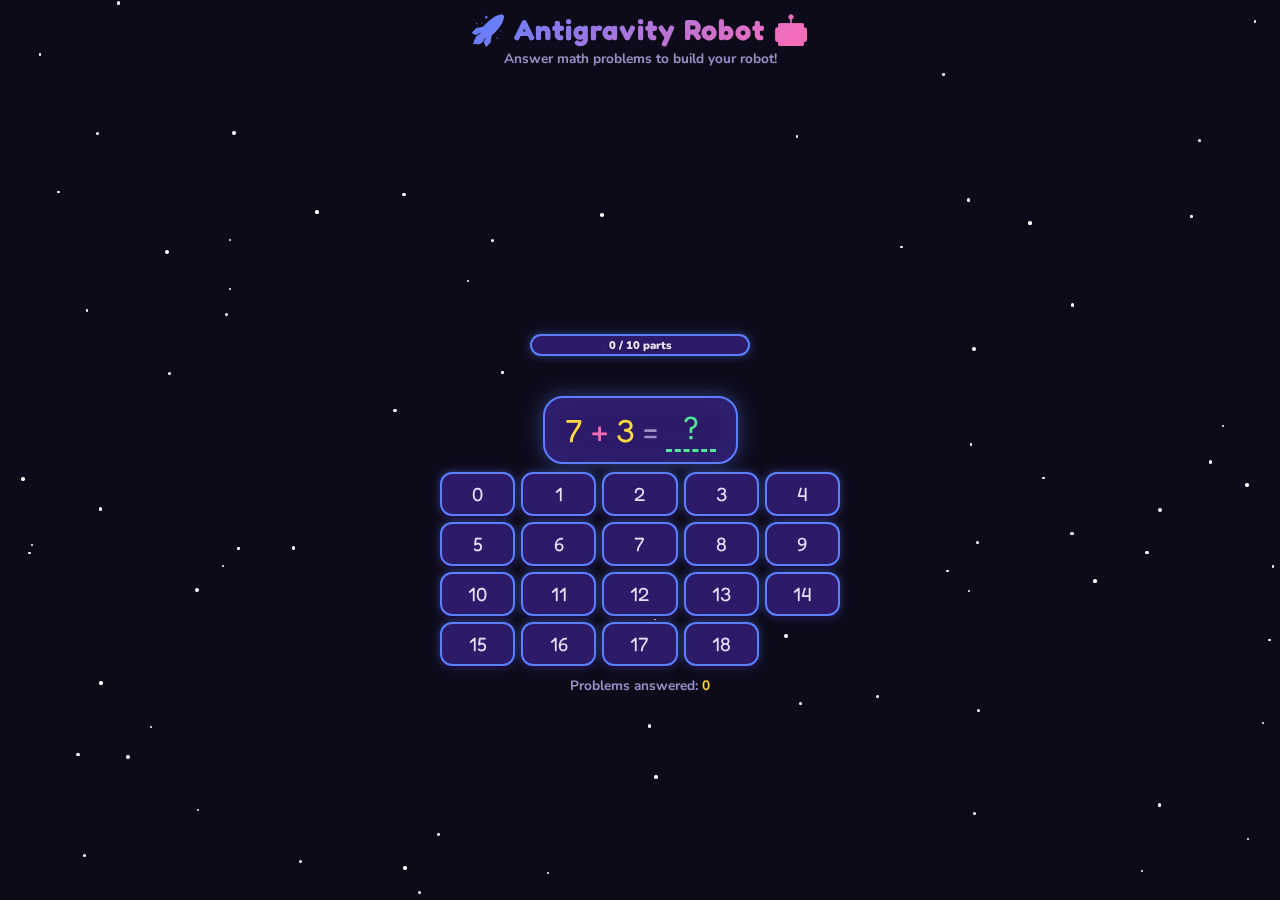
<file: index.html>
<!DOCTYPE html>
<html lang="en">
<head>
  <meta charset="UTF-8">
  <meta name="viewport" content="width=device-width, initial-scale=1.0">
  <meta name="description" content="Antigravity Robot — a fun math game for first graders to practice addition and subtraction while building a robot!">
  <title>Antigravity Robot — Math Game</title>
  <link rel="preconnect" href="https://fonts.googleapis.com">
  <link rel="preconnect" href="https://fonts.gstatic.com" crossorigin>
  <link href="https://fonts.googleapis.com/css2?family=Fredoka+One&family=Nunito:wght@400;700;900&display=swap" rel="stylesheet">
  <link rel="stylesheet" href="index.css">
</head>
<body>
  <!-- Animated star background -->
  <div id="stars-container" aria-hidden="true"></div>

  <!-- Confetti canvas -->
  <canvas id="confetti-canvas" aria-hidden="true"></canvas>

  <main>
    <header>
      <h1>🚀 Antigravity Robot 🤖</h1>
      <p class="subtitle">Answer math problems to build your robot!</p>
    </header>

    <!-- Robot Display -->
    <section id="robot-stage" aria-label="Robot being built">
      <svg id="robot-svg" viewBox="0 0 300 420" xmlns="http://www.w3.org/2000/svg">
        <!-- Part 1: Left Foot -->
        <g id="robot-part-0" class="robot-part" aria-label="Left foot">
          <rect x="80" y="385" width="50" height="25" rx="8" fill="#5B7FFF" stroke="#3D5ACE" stroke-width="2"/>
          <rect x="65" y="395" width="30" height="15" rx="6" fill="#5B7FFF" stroke="#3D5ACE" stroke-width="2"/>
        </g>

        <!-- Part 2: Right Foot -->
        <g id="robot-part-1" class="robot-part" aria-label="Right foot">
          <rect x="170" y="385" width="50" height="25" rx="8" fill="#5B7FFF" stroke="#3D5ACE" stroke-width="2"/>
          <rect x="205" y="395" width="30" height="15" rx="6" fill="#5B7FFF" stroke="#3D5ACE" stroke-width="2"/>
        </g>

        <!-- Part 3: Left Leg -->
        <g id="robot-part-2" class="robot-part" aria-label="Left leg">
          <rect x="90" y="320" width="30" height="70" rx="6" fill="#8B9FE8" stroke="#5B7FFF" stroke-width="2"/>
          <circle cx="105" cy="345" r="5" fill="#FFD93D"/>
        </g>

        <!-- Part 4: Right Leg -->
        <g id="robot-part-3" class="robot-part" aria-label="Right leg">
          <rect x="180" y="320" width="30" height="70" rx="6" fill="#8B9FE8" stroke="#5B7FFF" stroke-width="2"/>
          <circle cx="195" cy="345" r="5" fill="#FFD93D"/>
        </g>

        <!-- Part 5: Body -->
        <g id="robot-part-4" class="robot-part" aria-label="Body">
          <rect x="80" y="180" width="140" height="145" rx="16" fill="#C0CFFF" stroke="#5B7FFF" stroke-width="3"/>
          <!-- Chest panel -->
          <rect x="110" y="205" width="80" height="50" rx="8" fill="#1a1040" stroke="#5B7FFF" stroke-width="2"/>
          <!-- Panel lights -->
          <circle cx="130" cy="220" r="6" fill="#FF6B6B">
            <animate attributeName="opacity" values="1;0.3;1" dur="2s" repeatCount="indefinite"/>
          </circle>
          <circle cx="150" cy="220" r="6" fill="#FFD93D">
            <animate attributeName="opacity" values="0.3;1;0.3" dur="2s" repeatCount="indefinite"/>
          </circle>
          <circle cx="170" cy="220" r="6" fill="#51E898">
            <animate attributeName="opacity" values="1;0.3;1" dur="1.5s" repeatCount="indefinite"/>
          </circle>
          <!-- Belly button -->
          <circle cx="150" cy="280" r="12" fill="#5B7FFF" stroke="#3D5ACE" stroke-width="2"/>
          <circle cx="150" cy="280" r="5" fill="#FFD93D"/>
        </g>

        <!-- Part 6: Left Arm -->
        <g id="robot-part-5" class="robot-part" aria-label="Left arm">
          <rect x="40" y="200" width="40" height="20" rx="8" fill="#8B9FE8" stroke="#5B7FFF" stroke-width="2"/>
          <rect x="30" y="215" width="25" height="70" rx="8" fill="#C0CFFF" stroke="#5B7FFF" stroke-width="2"/>
        </g>

        <!-- Part 7: Right Arm -->
        <g id="robot-part-6" class="robot-part" aria-label="Right arm">
          <rect x="220" y="200" width="40" height="20" rx="8" fill="#8B9FE8" stroke="#5B7FFF" stroke-width="2"/>
          <rect x="245" y="215" width="25" height="70" rx="8" fill="#C0CFFF" stroke="#5B7FFF" stroke-width="2"/>
        </g>

        <!-- Part 8: Left Hand -->
        <g id="robot-part-7" class="robot-part" aria-label="Left hand">
          <circle cx="42" cy="295" r="14" fill="#FFD93D" stroke="#E8B800" stroke-width="2"/>
          <rect x="28" y="295" width="8" height="14" rx="3" fill="#FFD93D" stroke="#E8B800" stroke-width="1" transform="rotate(-20 32 302)"/>
          <rect x="40" y="298" width="8" height="14" rx="3" fill="#FFD93D" stroke="#E8B800" stroke-width="1" transform="rotate(10 44 305)"/>
        </g>

        <!-- Part 9: Right Hand -->
        <g id="robot-part-8" class="robot-part" aria-label="Right hand">
          <circle cx="258" cy="295" r="14" fill="#FFD93D" stroke="#E8B800" stroke-width="2"/>
          <rect x="264" y="295" width="8" height="14" rx="3" fill="#FFD93D" stroke="#E8B800" stroke-width="1" transform="rotate(20 268 302)"/>
          <rect x="252" y="298" width="8" height="14" rx="3" fill="#FFD93D" stroke="#E8B800" stroke-width="1" transform="rotate(-10 256 305)"/>
        </g>

        <!-- Part 10: Head -->
        <g id="robot-part-9" class="robot-part" aria-label="Head">
          <!-- Antenna -->
          <line x1="150" y1="70" x2="150" y2="100" stroke="#5B7FFF" stroke-width="3"/>
          <circle cx="150" cy="65" r="8" fill="#FF6B6B">
            <animate attributeName="r" values="8;10;8" dur="1s" repeatCount="indefinite"/>
            <animate attributeName="opacity" values="1;0.6;1" dur="1s" repeatCount="indefinite"/>
          </circle>
          <!-- Head shape -->
          <rect x="100" y="100" width="100" height="80" rx="20" fill="#C0CFFF" stroke="#5B7FFF" stroke-width="3"/>
          <!-- Eyes -->
          <ellipse cx="128" cy="132" rx="14" ry="16" fill="white" stroke="#5B7FFF" stroke-width="2"/>
          <ellipse cx="172" cy="132" rx="14" ry="16" fill="white" stroke="#5B7FFF" stroke-width="2"/>
          <circle cx="130" cy="134" r="7" fill="#1a1040">
            <animate attributeName="cx" values="130;126;130;134;130" dur="4s" repeatCount="indefinite"/>
          </circle>
          <circle cx="174" cy="134" r="7" fill="#1a1040">
            <animate attributeName="cx" values="174;170;174;178;174" dur="4s" repeatCount="indefinite"/>
          </circle>
          <!-- Eye shine -->
          <circle cx="133" cy="130" r="2.5" fill="white"/>
          <circle cx="177" cy="130" r="2.5" fill="white"/>
          <!-- Mouth -->
          <path d="M130 155 Q150 170 170 155" stroke="#5B7FFF" stroke-width="3" fill="none" stroke-linecap="round"/>
          <!-- Ear bolts -->
          <circle cx="100" cy="140" r="6" fill="#FFD93D" stroke="#E8B800" stroke-width="2"/>
          <circle cx="200" cy="140" r="6" fill="#FFD93D" stroke="#E8B800" stroke-width="2"/>
        </g>
      </svg>

      <!-- Progress bar -->
      <div id="progress-container">
        <div id="progress-bar"></div>
        <span id="progress-text">0 / 10 parts</span>
      </div>
    </section>

    <!-- Math Problem Area -->
    <section id="problem-area" aria-label="Math problem">
      <div id="feedback" aria-live="polite"></div>
      <div id="problem-display">
        <span id="num1" class="problem-number">?</span>
        <span id="operator" class="problem-operator">+</span>
        <span id="num2" class="problem-number">?</span>
        <span class="problem-equals">=</span>
        <span id="answer-display" class="problem-answer">?</span>
      </div>

      <!-- Number pad -->
      <div id="number-pad" aria-label="Number pad">
        <!-- Buttons 0-18 generated by JS -->
      </div>
    </section>

    <footer>
      <p id="stats">Problems answered: <span id="total-count">0</span></p>
    </footer>
  </main>

  <script src="index.js"></script>
</body>
</html>
</file>
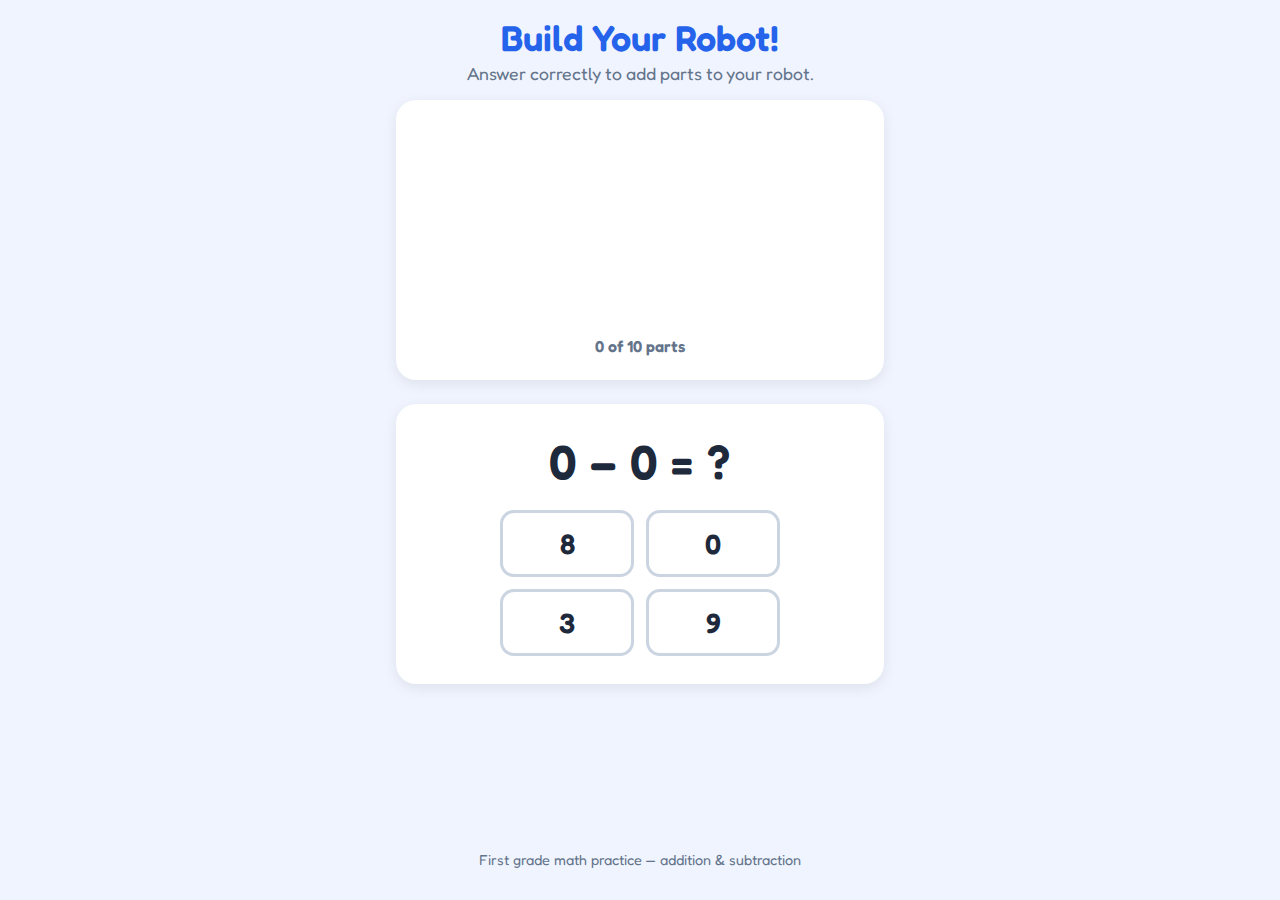
<file: cursot-robot/index.html>
<!DOCTYPE html>
<html lang="en">
<head>
  <meta charset="UTF-8">
  <meta name="viewport" content="width=device-width, initial-scale=1.0">
  <title>Robot Math — Build Your Robot!</title>
  <link rel="stylesheet" href="styles.css">
  <link rel="preconnect" href="https://fonts.googleapis.com">
  <link rel="preconnect" href="https://fonts.gstatic.com" crossorigin>
  <link href="https://fonts.googleapis.com/css2?family=Fredoka:wght@400;600&display=swap" rel="stylesheet">
</head>
<body>
  <div class="app">
    <header class="header">
      <h1>Build Your Robot!</h1>
      <p class="subtitle">Answer correctly to add parts to your robot.</p>
    </header>

    <main class="main">
      <section class="robot-section" aria-label="Your robot">
        <div class="robot-container">
          <div class="robot" id="robot" role="img" aria-label="Robot you are building">
            <!-- Robot parts rendered by game.js -->
          </div>
          <p class="parts-count" id="partsCount">0 of 10 parts</p>
        </div>
      </section>

      <section class="game-section">
        <div class="problem-card" id="problemCard">
          <p class="problem-text" id="problemText">3 + 4 = ?</p>
          <div class="answer-choices" id="answerChoices" role="group" aria-label="Choose the answer">
            <!-- Four choice buttons filled by game.js -->
          </div>
        </div>
        <p class="feedback" id="feedback" aria-live="polite"></p>
        <div class="complete-actions" id="completeActions" hidden>
          <button type="button" class="btn btn-reset" id="resetBtn" aria-label="Start over and build another robot">
            Build another robot!
          </button>
        </div>
      </section>
    </main>

    <footer class="footer">
      <p>First grade math practice — addition & subtraction</p>
    </footer>
  </div>
  <div id="confettiContainer" class="confetti-container" aria-hidden="true"></div>
  <script src="game.js"></script>
</body>
</html>
</file>
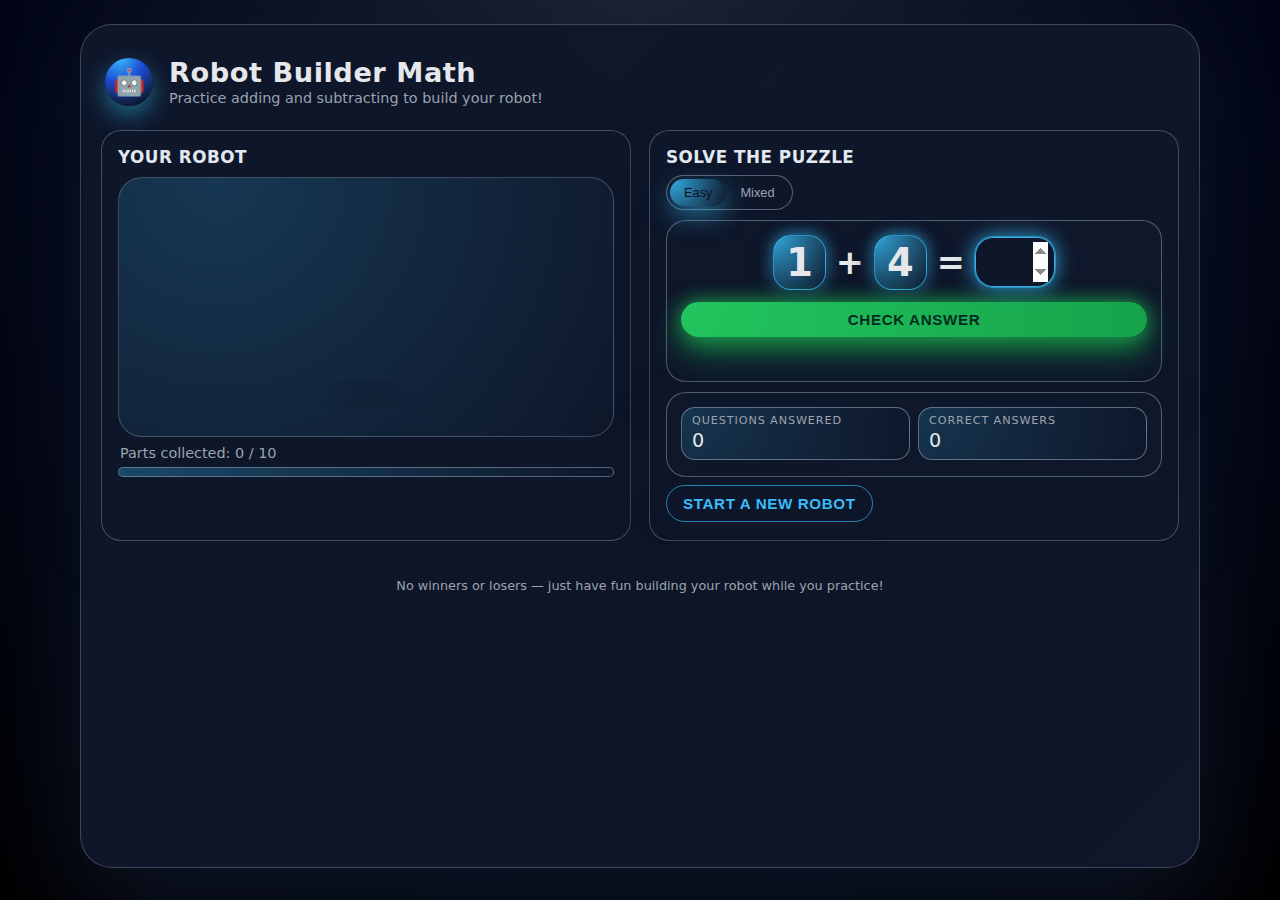
<file: cursor-robot-master/cursor-robot-master/index.html>
<!DOCTYPE html>
<html lang="en">
  <head>
    <meta charset="UTF-8" />
    <meta name="viewport" content="width=device-width, initial-scale=1.0" />
    <title>Robot Builder Math Game</title>
    <link rel="stylesheet" href="styles.css" />
  </head>
  <body>
    <div class="app">
      <header class="app-header">
        <div class="logo-mark">🤖</div>
        <div>
          <h1 class="app-title">Robot Builder Math</h1>
          <p class="app-subtitle">Practice adding and subtracting to build your robot!</p>
        </div>
      </header>

      <main class="app-main">
        <section class="robot-panel">
          <h2 class="section-title">Your Robot</h2>
          <div id="robot-stage" class="robot-stage">
            <div class="robot-part robot-shadow"></div>
            <div class="robot-part robot-body" data-part="body"></div>
            <div class="robot-part robot-head" data-part="head"></div>
            <div class="robot-part robot-eye-left" data-part="eye-left"></div>
            <div class="robot-part robot-eye-right" data-part="eye-right"></div>
            <div class="robot-part robot-mouth" data-part="mouth"></div>
            <div class="robot-part robot-arm-left" data-part="arm-left"></div>
            <div class="robot-part robot-arm-right" data-part="arm-right"></div>
            <div class="robot-part robot-leg-left" data-part="leg-left"></div>
            <div class="robot-part robot-leg-right" data-part="leg-right"></div>
            <div class="robot-part robot-antenna" data-part="antenna"></div>
          </div>
          <p class="progress-label">
            Parts collected:
            <span id="parts-count">0</span> / <span id="parts-total">9</span>
          </p>
          <div class="progress-bar">
            <div id="progress-fill" class="progress-fill"></div>
          </div>
        </section>

        <section class="game-panel">
          <h2 class="section-title">Solve the Puzzle</h2>
          <div class="difficulty-toggle" aria-label="Select difficulty">
            <button class="chip chip-selected" data-difficulty="easy">Easy</button>
            <button class="chip" data-difficulty="mixed">Mixed</button>
          </div>

          <div class="card problem-card">
            <div class="problem-text-wrapper">
              <span id="operand-a" class="problem-number">3</span>
              <span id="operator" class="problem-operator">+</span>
              <span id="operand-b" class="problem-number">4</span>
              <span class="problem-operator">=</span>
              <input
                id="answer-input"
                class="answer-input"
                type="number"
                inputmode="numeric"
                autocomplete="off"
                aria-label="Your answer"
              />
            </div>
            <button id="check-btn" class="primary-button">Check answer</button>
            <p id="feedback" class="feedback" aria-live="polite"></p>
          </div>

          <div class="card stats-card">
            <div class="stat">
              <span class="stat-label">Questions answered</span>
              <span id="questions-count" class="stat-value">0</span>
            </div>
            <div class="stat">
              <span class="stat-label">Correct answers</span>
              <span id="correct-count" class="stat-value">0</span>
            </div>
          </div>

          <button id="new-robot-btn" class="secondary-button">Start a new robot</button>
        </section>
      </main>

      <footer class="app-footer">
        <p>No winners or losers — just have fun building your robot while you practice!</p>
      </footer>
    </div>

    <script src="main.js"></script>
  </body>
</html>
</file>
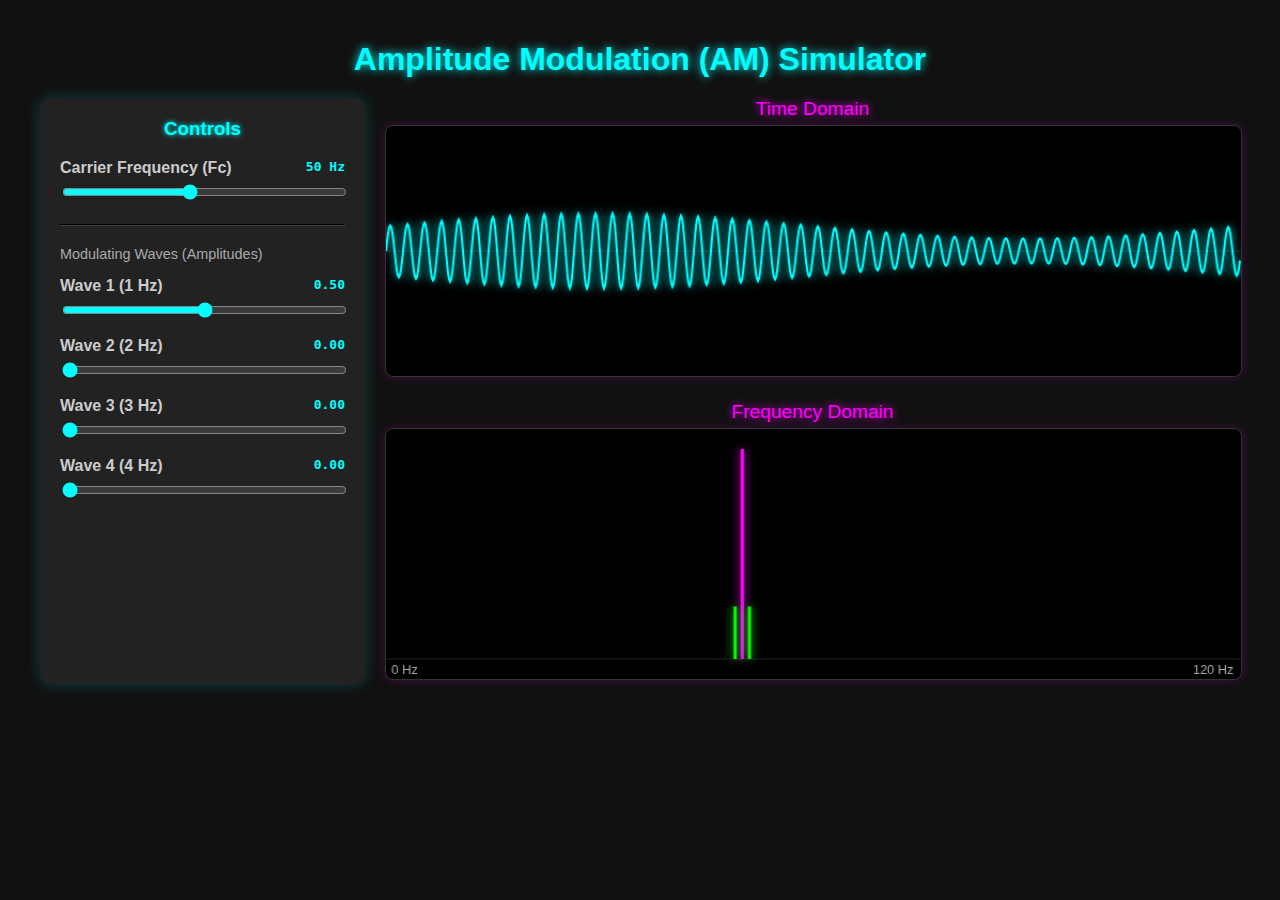
<file: am-radio.html>
<!DOCTYPE html>
<html lang="en">
<head>
    <meta charset="UTF-8">
    <meta name="viewport" content="width=device-width, initial-scale=1.0">
    <title>AM Radio Simulator</title>
    <style>
        body {
            background-color: #111;
            color: #eee;
            font-family: 'Segoe UI', Tahoma, Geneva, Verdana, sans-serif;
            margin: 0;
            padding: 20px;
            display: flex;
            flex-direction: column;
            align-items: center;
        }
        h1 {
            color: #0ff;
            text-shadow: 0 0 10px #0ff;
            margin-bottom: 20px;
        }
        .container {
            display: flex;
            flex-direction: row;
            gap: 20px;
            width: 100%;
            max-width: 1200px;
        }
        .controls {
            background-color: #222;
            padding: 20px;
            border-radius: 10px;
            box-shadow: 0 0 15px rgba(0, 255, 255, 0.2);
            flex: 1;
            min-width: 250px;
        }
        .displays {
            display: flex;
            flex-direction: column;
            gap: 20px;
            flex: 3;
            min-width: 600px;
        }
        canvas {
            background-color: #000;
            border: 1px solid #333;
            border-radius: 8px;
            box-shadow: 0 0 10px rgba(255, 0, 255, 0.2);
            width: 100%;
            height: 250px;
        }
        .control-group {
            margin-bottom: 15px;
        }
        .control-group label {
            display: block;
            margin-bottom: 5px;
            font-weight: bold;
            color: #ccc;
        }
        input[type=range] {
            width: 100%;
            accent-color: #0ff;
        }
        .value-display {
            float: right;
            color: #0ff;
            font-family: monospace;
        }
        .title {
            text-align: center;
            font-size: 1.2em;
            color: #f0f;
            text-shadow: 0 0 8px #f0f;
            margin-bottom: 5px;
        }
    </style>
</head>
<body>

    <h1>Amplitude Modulation (AM) Simulator</h1>

    <div class="container">
        <div class="controls">
            <h3 style="color: #0ff; text-shadow: 0 0 5px #0ff; text-align: center; margin-top: 0;">Controls</h3>

            <div class="control-group">
                <label>Carrier Frequency (Fc) <span id="valFc" class="value-display">50 Hz</span></label>
                <input type="range" id="fc" min="10" max="100" step="1" value="50">
            </div>

            <hr style="border-color: #444; margin: 20px 0;">
            <p style="color: #aaa; font-size: 0.9em; margin-top: 0;">Modulating Waves (Amplitudes)</p>

            <div class="control-group">
                <label>Wave 1 (1 Hz) <span id="valA1" class="value-display">0.50</span></label>
                <input type="range" id="a1" min="0" max="1" step="0.01" value="0.5">
            </div>

            <div class="control-group">
                <label>Wave 2 (2 Hz) <span id="valA2" class="value-display">0.00</span></label>
                <input type="range" id="a2" min="0" max="1" step="0.01" value="0">
            </div>

            <div class="control-group">
                <label>Wave 3 (3 Hz) <span id="valA3" class="value-display">0.00</span></label>
                <input type="range" id="a3" min="0" max="1" step="0.01" value="0">
            </div>

            <div class="control-group">
                <label>Wave 4 (4 Hz) <span id="valA4" class="value-display">0.00</span></label>
                <input type="range" id="a4" min="0" max="1" step="0.01" value="0">
            </div>
        </div>

        <div class="displays">
            <div>
                <div class="title">Time Domain</div>
                <canvas id="timeCanvas" width="800" height="250"></canvas>
            </div>
            <div>
                <div class="title">Frequency Domain</div>
                <canvas id="freqCanvas" width="800" height="250"></canvas>
            </div>
        </div>
    </div>

    <script>
        const fcInput = document.getElementById('fc');
        const a1Input = document.getElementById('a1');
        const a2Input = document.getElementById('a2');
        const a3Input = document.getElementById('a3');
        const a4Input = document.getElementById('a4');

        const valFc = document.getElementById('valFc');
        const valA1 = document.getElementById('valA1');
        const valA2 = document.getElementById('valA2');
        const valA3 = document.getElementById('valA3');
        const valA4 = document.getElementById('valA4');

        const timeCanvas = document.getElementById('timeCanvas');
        const freqCanvas = document.getElementById('freqCanvas');
        const timeCtx = timeCanvas.getContext('2d');
        const freqCtx = freqCanvas.getContext('2d');

        const f1 = 1, f2 = 2, f3 = 3, f4 = 4;

        function updateDisplays() {
            const fc = parseFloat(fcInput.value);
            const a1 = parseFloat(a1Input.value);
            const a2 = parseFloat(a2Input.value);
            const a3 = parseFloat(a3Input.value);
            const a4 = parseFloat(a4Input.value);

            valFc.textContent = fc + ' Hz';
            valA1.textContent = a1.toFixed(2);
            valA2.textContent = a2.toFixed(2);
            valA3.textContent = a3.toFixed(2);
            valA4.textContent = a4.toFixed(2);

            drawTimeDomain(fc, a1, a2, a3, a4);
            drawFreqDomain(fc, a1, a2, a3, a4);
        }

        function drawTimeDomain(fc, a1, a2, a3, a4) {
            const width = timeCanvas.width;
            const height = timeCanvas.height;

            timeCtx.clearRect(0, 0, width, height);

            // Draw grid
            timeCtx.strokeStyle = '#222';
            timeCtx.lineWidth = 1;
            timeCtx.beginPath();
            timeCtx.moveTo(0, height / 2);
            timeCtx.lineTo(width, height / 2);
            timeCtx.stroke();

            // Draw wave
            timeCtx.beginPath();
            timeCtx.strokeStyle = '#0ff'; // Neon cyan
            timeCtx.lineWidth = 2;
            timeCtx.shadowBlur = 10;
            timeCtx.shadowColor = '#0ff';

            const points = width;
            // Draw 1 second of data
            for (let i = 0; i < points; i++) {
                const t = i / points;

                // Modulating signal
                const m = a1 * Math.sin(2 * Math.PI * f1 * t) +
                          a2 * Math.sin(2 * Math.PI * f2 * t) +
                          a3 * Math.sin(2 * Math.PI * f3 * t) +
                          a4 * Math.sin(2 * Math.PI * f4 * t);

                // AM Signal
                const y = (1 + m) * Math.sin(2 * Math.PI * fc * t);

                // Max amplitude is 1 + a1+a2+a3+a4. Let's scale assuming max could be 5
                const scale = height / 10;

                const canvasY = height / 2 - y * scale;

                if (i === 0) {
                    timeCtx.moveTo(i, canvasY);
                } else {
                    timeCtx.lineTo(i, canvasY);
                }
            }
            timeCtx.stroke();

            // Reset shadow for performance/cleanliness
            timeCtx.shadowBlur = 0;
        }

        function drawFreqDomain(fc, a1, a2, a3, a4) {
            const width = freqCanvas.width;
            const height = freqCanvas.height;

            freqCtx.clearRect(0, 0, width, height);

            // Draw grid
            freqCtx.strokeStyle = '#222';
            freqCtx.lineWidth = 1;
            freqCtx.beginPath();
            freqCtx.moveTo(0, height - 20);
            freqCtx.lineTo(width, height - 20);
            freqCtx.stroke();

            freqCtx.fillStyle = '#aaa';
            freqCtx.font = '12px Arial';
            freqCtx.fillText('0 Hz', 5, height - 5);
            freqCtx.fillText('120 Hz', width - 45, height - 5);

            // Max frequency to display: 120 Hz
            const maxFreq = 120;

            function drawPeak(freq, amplitude, color) {
                if (freq < 0 || freq > maxFreq || amplitude <= 0) return;

                const x = (freq / maxFreq) * width;
                const peakHeight = amplitude * (height - 40); // Leave some margin

                freqCtx.beginPath();
                freqCtx.strokeStyle = color;
                freqCtx.lineWidth = 3;
                freqCtx.shadowBlur = 10;
                freqCtx.shadowColor = color;

                freqCtx.moveTo(x, height - 20);
                freqCtx.lineTo(x, height - 20 - peakHeight);
                freqCtx.stroke();

                freqCtx.shadowBlur = 0;
            }

            // Carrier peak
            drawPeak(fc, 1.0, '#f0f'); // Neon magenta

            // Sidebands
            drawPeak(fc - f1, a1 / 2, '#0f0'); // Neon green
            drawPeak(fc + f1, a1 / 2, '#0f0');

            drawPeak(fc - f2, a2 / 2, '#ff0'); // Neon yellow
            drawPeak(fc + f2, a2 / 2, '#ff0');

            drawPeak(fc - f3, a3 / 2, '#f80'); // Neon orange
            drawPeak(fc + f3, a3 / 2, '#f80');

            drawPeak(fc - f4, a4 / 2, '#08f'); // Neon blue
            drawPeak(fc + f4, a4 / 2, '#08f');
        }

        [fcInput, a1Input, a2Input, a3Input, a4Input].forEach(input => {
            input.addEventListener('input', updateDisplays);
        });

        // Initial draw
        updateDisplays();
    </script>
</body>
</html>
</file>
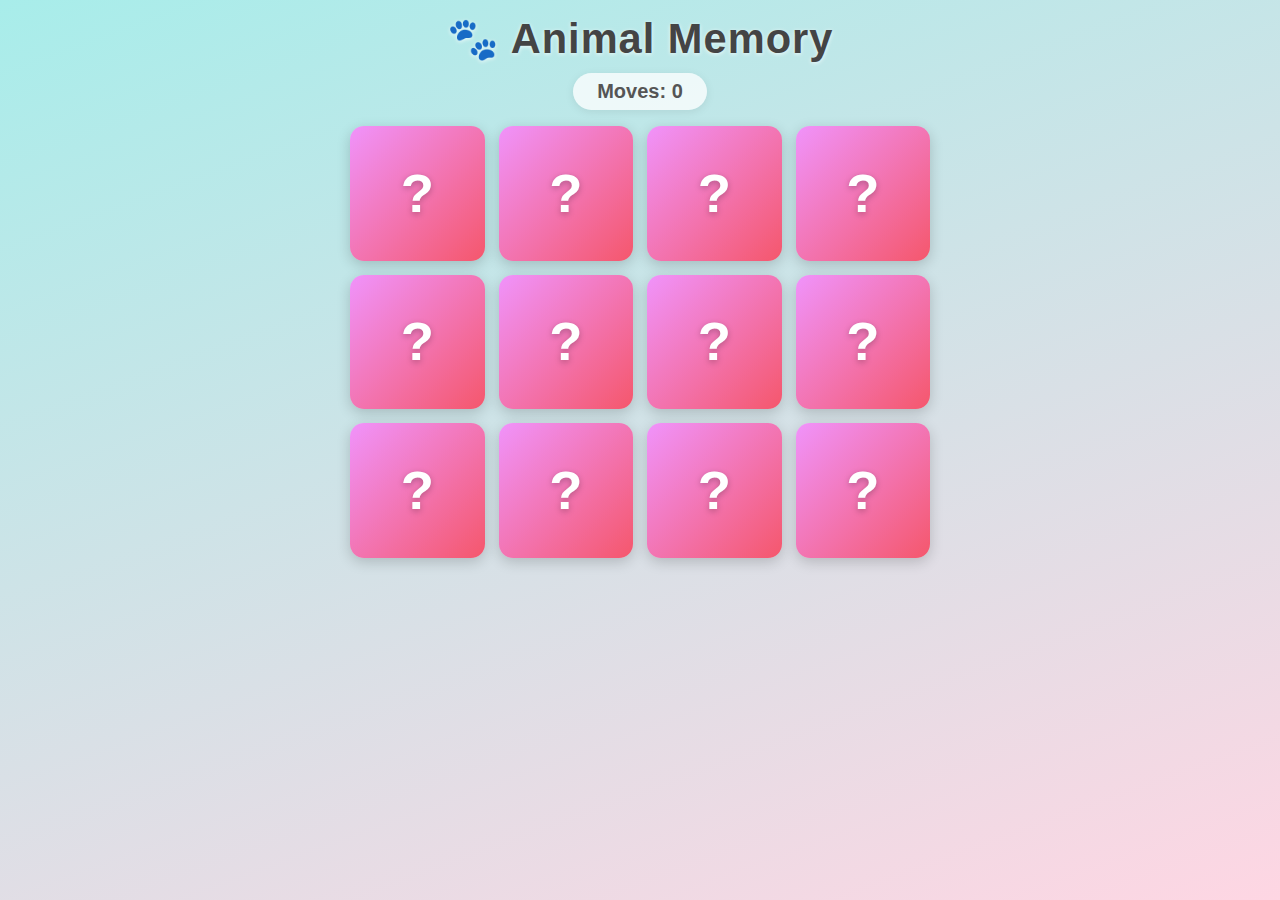
<file: animal-memory.html>
<!DOCTYPE html>
<html lang="en">
<head>
    <meta charset="UTF-8">
    <meta name="viewport" content="width=device-width, initial-scale=1.0, user-scalable=no">
    <title>Animal Memory Game</title>
    <style>
        *, *::before, *::after {
            box-sizing: border-box;
            margin: 0;
            padding: 0;
            -webkit-tap-highlight-color: transparent;
        }

        body {
            min-height: 100vh;
            background: linear-gradient(160deg, #a8edea 0%, #fed6e3 100%);
            display: -webkit-flex;
            display: flex;
            -webkit-flex-direction: column;
            flex-direction: column;
            -webkit-align-items: center;
            align-items: center;
            padding: 14px 10px 20px;
            font-family: -apple-system, BlinkMacSystemFont, 'Segoe UI', Helvetica, Arial, sans-serif;
            touch-action: manipulation;
            -webkit-user-select: none;
            user-select: none;
            overflow-x: hidden;
        }

        h1 {
            color: #444;
            font-size: clamp(1.5rem, 6vw, 2.6rem);
            margin-bottom: 10px;
            text-shadow: 0 1px 4px rgba(255,255,255,0.8);
            letter-spacing: 1px;
        }

        .stats-bar {
            background: rgba(255, 255, 255, 0.75);
            border-radius: 30px;
            padding: 7px 24px;
            font-size: clamp(1rem, 3.5vw, 1.25rem);
            color: #555;
            font-weight: 700;
            margin-bottom: 16px;
            box-shadow: 0 2px 10px rgba(0,0,0,0.08);
        }

        /* ===== GRID ===== */
        .grid {
            display: -webkit-flex;
            display: grid;
            -webkit-flex-wrap: wrap;
            grid-template-columns: repeat(4, 1fr);
            gap: clamp(8px, 2.2vw, 14px);
            width: 94%;
            max-width: 580px;
        }

        /* Portrait phones: 3 columns */
        @media (orientation: portrait) and (max-width: 520px) {
            .grid {
                grid-template-columns: repeat(3, 1fr);
            }
        }

        /* ===== CARD ===== */
        /* padding-top: 100% forces a square — works on ALL iOS versions */
        .card {
            position: relative;
            width: 100%;
            height: 0;
            padding-top: 100%;
            cursor: pointer;
            -webkit-perspective: 700px;
            perspective: 700px;
        }

        .card-inner {
            position: absolute;
            top: 0; left: 0; right: 0; bottom: 0;
            -webkit-transform-style: preserve-3d;
            transform-style: preserve-3d;
            -webkit-transition: -webkit-transform 0.45s ease;
            transition: transform 0.45s ease;
        }

        .card.flipped .card-inner,
        .card.matched .card-inner {
            -webkit-transform: rotateY(180deg);
            transform: rotateY(180deg);
        }

        .card-face {
            position: absolute;
            top: 0; right: 0; bottom: 0; left: 0;
            -webkit-backface-visibility: hidden;
            backface-visibility: hidden;
            border-radius: 14px;
            display: -webkit-flex;
            display: flex;
            -webkit-align-items: center;
            align-items: center;
            -webkit-justify-content: center;
            justify-content: center;
            box-shadow: 0 4px 14px rgba(0, 0, 0, 0.18);
        }

        /* Card back — face down (the "?" side) */
        .card-back {
            background: linear-gradient(135deg, #f093fb, #f5576c);
            font-size: clamp(2rem, 7.5vw, 3.4rem);
            color: white;
            font-weight: 900;
            text-shadow: 0 2px 6px rgba(0, 0, 0, 0.25);
        }

        /* Card front — face up (the animal side) */
        .card-front {
            background: white;
            -webkit-transform: rotateY(180deg);
            transform: rotateY(180deg);
            font-size: clamp(2.2rem, 9vw, 4.6rem);
        }

        .card.matched .card-front {
            background: #e6fce8;
            box-shadow: 0 4px 16px rgba(50, 200, 80, 0.35);
        }

        /* Brief bounce when a match is confirmed */
        @-webkit-keyframes matchBounce {
            0%   { -webkit-transform: rotateY(180deg) scale(1);    }
            40%  { -webkit-transform: rotateY(180deg) scale(1.15); }
            70%  { -webkit-transform: rotateY(180deg) scale(0.96); }
            100% { -webkit-transform: rotateY(180deg) scale(1);    }
        }
        @keyframes matchBounce {
            0%   { transform: rotateY(180deg) scale(1);    }
            40%  { transform: rotateY(180deg) scale(1.15); }
            70%  { transform: rotateY(180deg) scale(0.96); }
            100% { transform: rotateY(180deg) scale(1);    }
        }
        .card.matched .card-inner {
            -webkit-animation: matchBounce 0.4s ease;
            animation: matchBounce 0.4s ease;
        }

        /* ===== WIN OVERLAY ===== */
        #win-overlay {
            display: none;
            position: fixed;
            top: 0; right: 0; bottom: 0; left: 0;
            background: rgba(0, 0, 0, 0.6);
            -webkit-align-items: center;
            align-items: center;
            -webkit-justify-content: center;
            justify-content: center;
            z-index: 200;
        }
        #win-overlay.show {
            display: -webkit-flex;
            display: flex;
        }

        .win-box {
            background: white;
            border-radius: 26px;
            padding: clamp(24px, 6vw, 44px) clamp(30px, 8vw, 56px);
            text-align: center;
            box-shadow: 0 28px 80px rgba(0, 0, 0, 0.38);
            -webkit-animation: popIn 0.5s cubic-bezier(0.175, 0.885, 0.32, 1.275) both;
            animation: popIn 0.5s cubic-bezier(0.175, 0.885, 0.32, 1.275) both;
            max-width: 88vw;
        }

        @-webkit-keyframes popIn {
            from { -webkit-transform: scale(0.4); opacity: 0; }
            to   { -webkit-transform: scale(1);   opacity: 1; }
        }
        @keyframes popIn {
            from { transform: scale(0.4); opacity: 0; }
            to   { transform: scale(1);   opacity: 1; }
        }

        .win-box h2 {
            font-size: clamp(1.8rem, 7vw, 3rem);
            margin-bottom: 12px;
            color: #333;
        }
        .win-box p {
            font-size: clamp(1rem, 4vw, 1.4rem);
            color: #666;
            margin-bottom: 28px;
            line-height: 1.5;
        }
        .win-box p strong {
            color: #e85d9c;
            font-size: 1.25em;
        }

        .play-again-btn {
            background: linear-gradient(135deg, #f093fb, #f5576c);
            color: white;
            border: none;
            padding: clamp(13px, 3.5vw, 20px) clamp(32px, 9vw, 52px);
            font-size: clamp(1rem, 4vw, 1.4rem);
            font-weight: 700;
            border-radius: 50px;
            cursor: pointer;
            box-shadow: 0 6px 22px rgba(245, 87, 108, 0.45);
            -webkit-transition: -webkit-transform 0.12s, box-shadow 0.12s;
            transition: transform 0.12s, box-shadow 0.12s;
            touch-action: manipulation;
        }
        .play-again-btn:active {
            -webkit-transform: scale(0.93);
            transform: scale(0.93);
        }

        /* ===== CONFETTI CANVAS ===== */
        #confetti-canvas {
            position: fixed;
            top: 0; right: 0; bottom: 0; left: 0;
            width: 100%;
            height: 100%;
            pointer-events: none;
            z-index: 150;
        }
    </style>
</head>
<body>

    <h1>🐾 Animal Memory</h1>
    <div class="stats-bar">Moves: <span id="move-count">0</span></div>

    <!--
        Cards are written directly in HTML so they are visible even before
        JavaScript runs. JavaScript assigns the animals and shuffles them.
    -->
    <div id="grid" class="grid">
        <div class="card"><div class="card-inner"><div class="card-face card-back">?</div><div class="card-face card-front"></div></div></div>
        <div class="card"><div class="card-inner"><div class="card-face card-back">?</div><div class="card-face card-front"></div></div></div>
        <div class="card"><div class="card-inner"><div class="card-face card-back">?</div><div class="card-face card-front"></div></div></div>
        <div class="card"><div class="card-inner"><div class="card-face card-back">?</div><div class="card-face card-front"></div></div></div>
        <div class="card"><div class="card-inner"><div class="card-face card-back">?</div><div class="card-face card-front"></div></div></div>
        <div class="card"><div class="card-inner"><div class="card-face card-back">?</div><div class="card-face card-front"></div></div></div>
        <div class="card"><div class="card-inner"><div class="card-face card-back">?</div><div class="card-face card-front"></div></div></div>
        <div class="card"><div class="card-inner"><div class="card-face card-back">?</div><div class="card-face card-front"></div></div></div>
        <div class="card"><div class="card-inner"><div class="card-face card-back">?</div><div class="card-face card-front"></div></div></div>
        <div class="card"><div class="card-inner"><div class="card-face card-back">?</div><div class="card-face card-front"></div></div></div>
        <div class="card"><div class="card-inner"><div class="card-face card-back">?</div><div class="card-face card-front"></div></div></div>
        <div class="card"><div class="card-inner"><div class="card-face card-back">?</div><div class="card-face card-front"></div></div></div>
    </div>

    <canvas id="confetti-canvas"></canvas>

    <div id="win-overlay">
        <div class="win-box">
            <h2>🎉 You Did It! 🎉</h2>
            <p>You found all the animals<br>in <strong id="final-moves">0</strong> moves!</p>
            <button id="play-again-btn" class="play-again-btn">Play Again! 🐾</button>
        </div>
    </div>

    <script>
    'use strict';

    // =====================================================================
    //  AUDIO  (Web Audio API — no external files needed)
    // =====================================================================
    var audioCtx = null;

    function getAudio() {
        try {
            if (!audioCtx) {
                audioCtx = new (window.AudioContext || window.webkitAudioContext)();
            }
            if (audioCtx.state === 'suspended') audioCtx.resume();
            return audioCtx;
        } catch (e) { return null; }
    }

    function playFlipSound() {
        try {
            var ctx = getAudio();
            if (!ctx) return;
            var osc  = ctx.createOscillator();
            var gain = ctx.createGain();
            osc.connect(gain);
            gain.connect(ctx.destination);
            osc.type = 'sine';
            osc.frequency.setValueAtTime(700, ctx.currentTime);
            osc.frequency.exponentialRampToValueAtTime(350, ctx.currentTime + 0.1);
            gain.gain.setValueAtTime(0.22, ctx.currentTime);
            gain.gain.exponentialRampToValueAtTime(0.0001, ctx.currentTime + 0.12);
            osc.start(ctx.currentTime);
            osc.stop(ctx.currentTime + 0.13);
        } catch (e) {}
    }

    function playMatchSound() {
        try {
            var ctx = getAudio();
            if (!ctx) return;
            [523, 659, 784, 1047].forEach(function(freq, i) {
                var osc  = ctx.createOscillator();
                var gain = ctx.createGain();
                osc.connect(gain);
                gain.connect(ctx.destination);
                osc.type = 'sine';
                var t = ctx.currentTime + i * 0.1;
                osc.frequency.setValueAtTime(freq, t);
                gain.gain.setValueAtTime(0.26, t);
                gain.gain.exponentialRampToValueAtTime(0.0001, t + 0.38);
                osc.start(t);
                osc.stop(t + 0.4);
            });
        } catch (e) {}
    }

    function playNoMatchSound() {
        try {
            var ctx = getAudio();
            if (!ctx) return;
            var osc  = ctx.createOscillator();
            var gain = ctx.createGain();
            osc.connect(gain);
            gain.connect(ctx.destination);
            osc.type = 'sawtooth';
            osc.frequency.setValueAtTime(180, ctx.currentTime);
            osc.frequency.exponentialRampToValueAtTime(90, ctx.currentTime + 0.24);
            gain.gain.setValueAtTime(0.14, ctx.currentTime);
            gain.gain.exponentialRampToValueAtTime(0.0001, ctx.currentTime + 0.27);
            osc.start(ctx.currentTime);
            osc.stop(ctx.currentTime + 0.28);
        } catch (e) {}
    }

    function playWinSound() {
        try {
            var ctx = getAudio();
            if (!ctx) return;
            var melody = [
                [523, 0.00], [659, 0.16], [784, 0.32],
                [1047, 0.48], [784, 0.70], [1047, 0.90], [1319, 1.12]
            ];
            melody.forEach(function(note) {
                var osc  = ctx.createOscillator();
                var gain = ctx.createGain();
                osc.connect(gain);
                gain.connect(ctx.destination);
                osc.type = 'sine';
                var t = ctx.currentTime + note[1];
                osc.frequency.setValueAtTime(note[0], t);
                gain.gain.setValueAtTime(0.3, t);
                gain.gain.exponentialRampToValueAtTime(0.0001, t + 0.32);
                osc.start(t);
                osc.stop(t + 0.34);
            });
        } catch (e) {}
    }

    // =====================================================================
    //  CONFETTI
    // =====================================================================
    var confettiCanvas = null;
    var confettiCtx    = null;
    var confettiList   = [];
    var confettiRaf    = null;
    var COLORS = [
        '#f44336','#e91e63','#9c27b0','#3f51b5',
        '#2196f3','#4caf50','#ffeb3b','#ff9800','#00bcd4'
    ];

    try {
        confettiCanvas = document.getElementById('confetti-canvas');
        if (confettiCanvas) confettiCtx = confettiCanvas.getContext('2d');
    } catch (e) {}

    function resizeConfettiCanvas() {
        if (!confettiCanvas) return;
        confettiCanvas.width  = window.innerWidth;
        confettiCanvas.height = window.innerHeight;
    }
    window.addEventListener('resize', resizeConfettiCanvas);
    resizeConfettiCanvas();

    function launchConfetti() {
        if (!confettiCtx) return;
        confettiList = [];
        for (var i = 0; i < 160; i++) {
            confettiList.push({
                x:           Math.random() * confettiCanvas.width,
                y:           -20 - Math.random() * 120,
                w:           Math.random() * 11 + 6,
                h:           Math.random() * 5  + 3,
                color:       COLORS[Math.floor(Math.random() * COLORS.length)],
                speed:       Math.random() * 3 + 2,
                angle:       Math.random() * Math.PI * 2,
                spin:        (Math.random() - 0.5) * 0.18,
                wobble:      Math.random() * Math.PI * 2,
                wobbleSpeed: Math.random() * 0.08 + 0.03
            });
        }
        if (confettiRaf) cancelAnimationFrame(confettiRaf);
        drawConfetti();
    }

    function drawConfetti() {
        if (!confettiCtx) return;
        confettiCtx.clearRect(0, 0, confettiCanvas.width, confettiCanvas.height);
        confettiList = confettiList.filter(function(p) {
            return p.y < confettiCanvas.height + 30;
        });
        confettiList.forEach(function(p) {
            p.y      += p.speed;
            p.angle  += p.spin;
            p.wobble += p.wobbleSpeed;
            confettiCtx.save();
            confettiCtx.translate(p.x + Math.sin(p.wobble) * 6, p.y);
            confettiCtx.rotate(p.angle);
            confettiCtx.fillStyle = p.color;
            confettiCtx.fillRect(-p.w / 2, -p.h / 2, p.w, p.h);
            confettiCtx.restore();
        });
        if (confettiList.length > 0) {
            confettiRaf = requestAnimationFrame(drawConfetti);
        } else {
            confettiCtx.clearRect(0, 0, confettiCanvas.width, confettiCanvas.height);
        }
    }

    function stopConfetti() {
        if (confettiRaf) { cancelAnimationFrame(confettiRaf); confettiRaf = null; }
        if (confettiCtx) confettiCtx.clearRect(0, 0, confettiCanvas.width, confettiCanvas.height);
    }

    // =====================================================================
    //  GAME LOGIC
    // =====================================================================
    var ANIMALS = ['🐶', '🐱', '🐸', '🦊', '🐼', '🦁'];

    var flippedCards = [];
    var matchedPairs = 0;
    var moveCount    = 0;
    var boardLocked  = false;

    function shuffle(arr) {
        var a = arr.slice();
        for (var i = a.length - 1; i > 0; i--) {
            var j = Math.floor(Math.random() * (i + 1));
            var tmp = a[i]; a[i] = a[j]; a[j] = tmp;
        }
        return a;
    }

    // Assigns shuffled animals to the pre-rendered card elements
    function buildGrid() {
        var grid    = document.getElementById('grid');
        var cardEls = grid.querySelectorAll('.card');

        flippedCards = [];
        matchedPairs = 0;
        moveCount    = 0;
        boardLocked  = false;
        document.getElementById('move-count').textContent = '0';

        var deck = shuffle(ANIMALS.concat(ANIMALS));

        for (var i = 0; i < cardEls.length; i++) {
            var card = cardEls[i];
            card.className = 'card';                        // clear flipped/matched
            card.dataset.animal = deck[i];
            card.querySelector('.card-front').textContent = deck[i];
        }
    }

    // One delegated listener on the grid handles all card clicks
    document.getElementById('grid').addEventListener('click', function(e) {
        var el = e.target;
        // Walk up the DOM to find the .card element
        while (el && el !== this) {
            if (el.classList && el.classList.contains('card')) {
                onCardClick(el);
                return;
            }
            el = el.parentNode;
        }
    });

    function onCardClick(card) {
        if (boardLocked)                        return;
        if (card.classList.contains('flipped')) return;
        if (card.classList.contains('matched')) return;

        playFlipSound();
        card.classList.add('flipped');
        flippedCards.push(card);

        if (flippedCards.length === 2) {
            moveCount++;
            document.getElementById('move-count').textContent = moveCount;
            checkMatch();
        }
    }

    function checkMatch() {
        boardLocked = true;
        var cardA = flippedCards[0];
        var cardB = flippedCards[1];

        if (cardA.dataset.animal === cardB.dataset.animal) {
            playMatchSound();
            setTimeout(function() {
                cardA.classList.add('matched');
                cardB.classList.add('matched');
            }, 80);
            flippedCards = [];
            matchedPairs++;
            boardLocked = false;
            if (matchedPairs === ANIMALS.length) {
                setTimeout(showWin, 750);
            }
        } else {
            playNoMatchSound();
            setTimeout(function() {
                cardA.classList.remove('flipped');
                cardB.classList.remove('flipped');
                flippedCards = [];
                boardLocked  = false;
            }, 1100);
        }
    }

    function showWin() {
        playWinSound();
        launchConfetti();
        document.getElementById('final-moves').textContent = moveCount;
        document.getElementById('win-overlay').classList.add('show');
    }

    document.getElementById('play-again-btn').addEventListener('click', function() {
        stopConfetti();
        document.getElementById('win-overlay').classList.remove('show');
        buildGrid();
    });

    // =====================================================================
    //  START
    // =====================================================================
    buildGrid();

    </script>
</body>
</html>
</file>
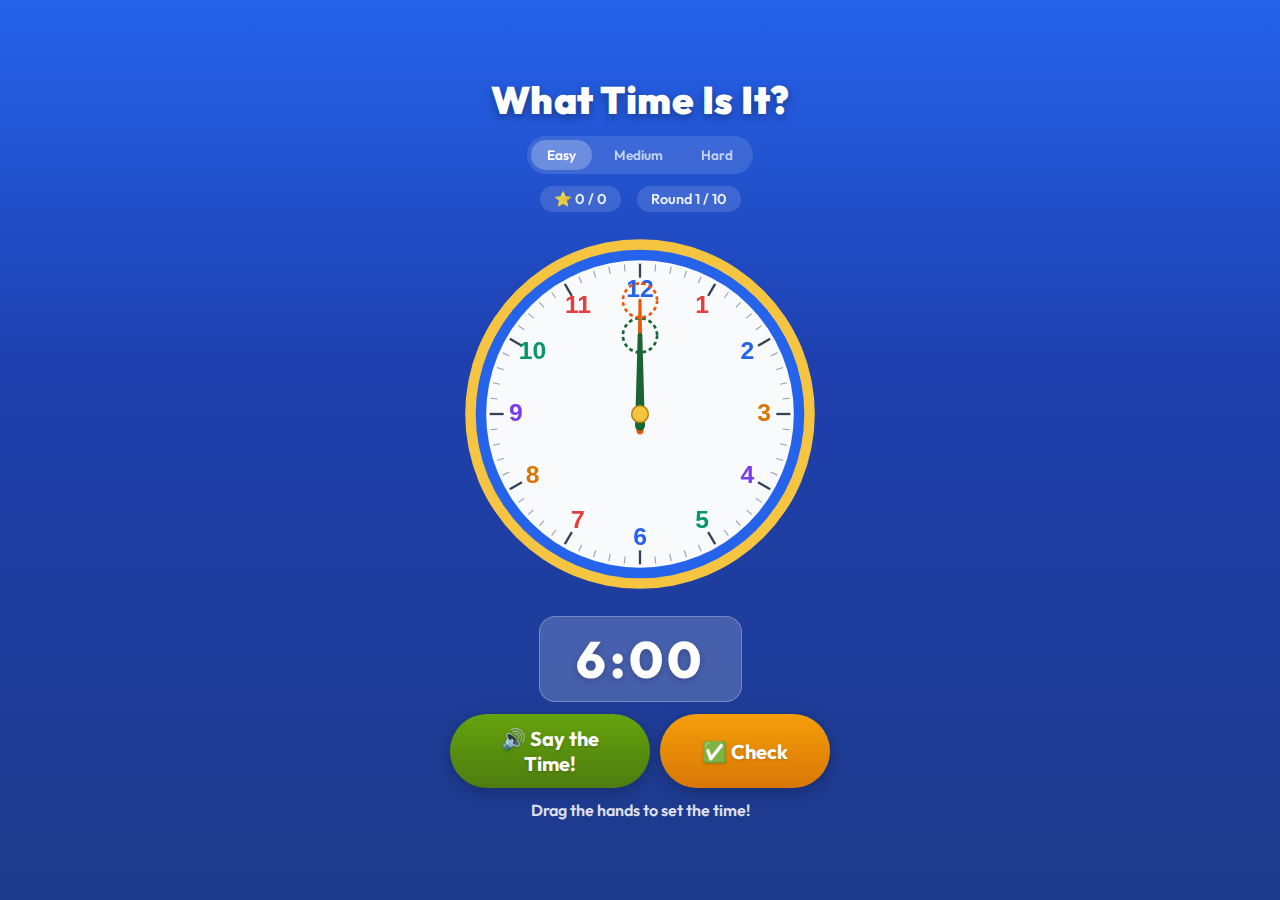
<file: anti-clock.html>
<!DOCTYPE html>
<html lang="en">

<head>
  <meta charset="UTF-8">
  <meta name="viewport" content="width=device-width, initial-scale=1.0, user-scalable=no">
  <meta name="description"
    content="A fun clock game for children learning to tell time. Drag the hands to match the target time!">
  <title>What Time Is It? - Clock Game</title>
  <style>
    @import url('https://fonts.googleapis.com/css2?family=Outfit:wght@400;600;700;800;900&display=swap');

    * {
      margin: 0;
      padding: 0;
      box-sizing: border-box;
      -webkit-tap-highlight-color: transparent;
      user-select: none;
      -webkit-user-select: none;
    }

    html,
    body {
      width: 100%;
      height: 100%;
      overflow: hidden;
      touch-action: none;
    }

    body {
      font-family: 'Outfit', sans-serif;
      background: linear-gradient(180deg, #2563eb 0%, #1e40af 40%, #1e3a8a 100%);
      display: flex;
      flex-direction: column;
      align-items: center;
      justify-content: center;
      min-height: 100vh;
      color: white;
    }

    #game-container {
      display: flex;
      flex-direction: column;
      align-items: center;
      justify-content: center;
      width: 100%;
      max-width: 500px;
      padding: 10px 20px;
      gap: 12px;
    }

    h1#title {
      font-size: clamp(1.6rem, 5vw, 2.4rem);
      font-weight: 900;
      text-shadow: 0 3px 8px rgba(0, 0, 0, 0.35);
      letter-spacing: 0.5px;
      text-align: center;
    }

    #score-bar {
      display: flex;
      align-items: center;
      justify-content: center;
      gap: 16px;
      font-size: 1rem;
      font-weight: 600;
      opacity: 0.9;
    }

    .score-item {
      background: rgba(255, 255, 255, 0.15);
      padding: 4px 14px;
      border-radius: 20px;
      backdrop-filter: blur(6px);
      font-size: 0.9rem;
    }

    #canvas-wrapper {
      position: relative;
      width: min(80vw, 380px);
      height: min(80vw, 380px);
    }

    #clockCanvas {
      width: 100%;
      height: 100%;
      cursor: grab;
    }

    #clockCanvas:active {
      cursor: grabbing;
    }

    #time-display {
      background: rgba(255, 255, 255, 0.18);
      backdrop-filter: blur(12px);
      -webkit-backdrop-filter: blur(12px);
      border: 1px solid rgba(255, 255, 255, 0.25);
      border-radius: 16px;
      padding: 10px 36px;
      font-size: clamp(2.2rem, 8vw, 3.2rem);
      font-weight: 800;
      letter-spacing: 4px;
      text-align: center;
      text-shadow: 0 2px 6px rgba(0, 0, 0, 0.2);
      min-width: 180px;
      transition: transform 0.3s ease, background 0.3s ease;
    }

    #time-display.correct {
      background: rgba(34, 197, 94, 0.4);
      transform: scale(1.05);
    }

    #time-display.incorrect {
      background: rgba(239, 68, 68, 0.4);
      transform: scale(1.05);
    }

    .btn-row {
      display: flex;
      gap: 10px;
      width: 100%;
      max-width: 380px;
      justify-content: center;
      flex-wrap: wrap;
    }

    .btn {
      display: flex;
      align-items: center;
      justify-content: center;
      gap: 8px;
      padding: 12px 28px;
      border: none;
      border-radius: 50px;
      font-family: 'Outfit', sans-serif;
      font-size: clamp(1rem, 3vw, 1.25rem);
      font-weight: 700;
      cursor: pointer;
      transition: all 0.2s ease;
      box-shadow: 0 4px 15px rgba(0, 0, 0, 0.25);
      text-shadow: 0 1px 3px rgba(0, 0, 0, 0.2);
      outline: none;
    }

    .btn:hover {
      transform: translateY(-2px);
      box-shadow: 0 6px 20px rgba(0, 0, 0, 0.3);
    }

    .btn:active {
      transform: translateY(0);
      box-shadow: 0 2px 8px rgba(0, 0, 0, 0.25);
    }

    #btn-speak {
      background: linear-gradient(180deg, #65a30d 0%, #4d7c0f 100%);
      color: white;
      flex: 1;
      min-width: 200px;
    }

    #btn-check {
      background: linear-gradient(180deg, #f59e0b 0%, #d97706 100%);
      color: white;
      flex: 1;
      min-width: 140px;
    }

    #btn-next {
      background: linear-gradient(180deg, #8b5cf6 0%, #7c3aed 100%);
      color: white;
      flex: 1;
      min-width: 140px;
      display: none;
    }

    #instruction {
      font-size: clamp(0.85rem, 2.5vw, 1rem);
      font-weight: 600;
      opacity: 0.85;
      text-align: center;
      min-height: 1.5em;
    }

    #difficulty-selector {
      display: flex;
      gap: 6px;
      background: rgba(255, 255, 255, 0.12);
      padding: 4px;
      border-radius: 30px;
      backdrop-filter: blur(6px);
    }

    .diff-btn {
      padding: 6px 16px;
      border: none;
      border-radius: 26px;
      background: transparent;
      color: rgba(255, 255, 255, 0.7);
      font-family: 'Outfit', sans-serif;
      font-size: 0.85rem;
      font-weight: 600;
      cursor: pointer;
      transition: all 0.25s ease;
    }

    .diff-btn.active {
      background: rgba(255, 255, 255, 0.25);
      color: white;
    }

    .diff-btn:hover:not(.active) {
      background: rgba(255, 255, 255, 0.1);
      color: white;
    }

    /* Feedback overlay */
    #feedback-overlay {
      position: fixed;
      top: 0;
      left: 0;
      right: 0;
      bottom: 0;
      background: rgba(0, 0, 0, 0.4);
      display: none;
      align-items: center;
      justify-content: center;
      z-index: 100;
      backdrop-filter: blur(4px);
    }

    #feedback-overlay.show {
      display: flex;
    }

    #feedback-card {
      background: white;
      color: #1e293b;
      border-radius: 24px;
      padding: 30px 40px;
      text-align: center;
      box-shadow: 0 20px 60px rgba(0, 0, 0, 0.3);
      animation: popIn 0.4s cubic-bezier(0.34, 1.56, 0.64, 1);
      max-width: 340px;
      width: 90%;
    }

    @keyframes popIn {
      0% {
        transform: scale(0.5);
        opacity: 0;
      }

      100% {
        transform: scale(1);
        opacity: 1;
      }
    }

    #feedback-emoji {
      font-size: 3.5rem;
      margin-bottom: 8px;
    }

    #feedback-text {
      font-size: 1.4rem;
      font-weight: 800;
      margin-bottom: 4px;
    }

    #feedback-detail {
      font-size: 1rem;
      font-weight: 500;
      color: #64748b;
      margin-bottom: 16px;
    }

    #feedback-btn {
      padding: 10px 30px;
      border: none;
      border-radius: 30px;
      background: linear-gradient(180deg, #3b82f6, #2563eb);
      color: white;
      font-family: 'Outfit', sans-serif;
      font-size: 1.1rem;
      font-weight: 700;
      cursor: pointer;
      box-shadow: 0 4px 12px rgba(37, 99, 235, 0.4);
      transition: transform 0.2s;
    }

    #feedback-btn:hover {
      transform: scale(1.05);
    }

    /* Summary overlay */
    #summary-overlay {
      position: fixed;
      top: 0;
      left: 0;
      right: 0;
      bottom: 0;
      background: rgba(0, 0, 0, 0.5);
      display: none;
      align-items: center;
      justify-content: center;
      z-index: 200;
      backdrop-filter: blur(6px);
    }

    #summary-overlay.show {
      display: flex;
    }

    #summary-card {
      background: white;
      color: #1e293b;
      border-radius: 24px;
      padding: 30px 36px;
      text-align: center;
      box-shadow: 0 20px 60px rgba(0, 0, 0, 0.3);
      animation: popIn 0.4s cubic-bezier(0.34, 1.56, 0.64, 1);
      max-width: 360px;
      width: 90%;
    }

    #summary-stars {
      font-size: 2.5rem;
      margin: 10px 0;
    }

    #summary-title {
      font-size: 1.6rem;
      font-weight: 800;
      margin-bottom: 6px;
    }

    #summary-score {
      font-size: 1.1rem;
      color: #64748b;
      font-weight: 500;
      margin-bottom: 16px;
    }

    #summary-btn {
      padding: 12px 34px;
      border: none;
      border-radius: 30px;
      background: linear-gradient(180deg, #8b5cf6, #7c3aed);
      color: white;
      font-family: 'Outfit', sans-serif;
      font-size: 1.1rem;
      font-weight: 700;
      cursor: pointer;
      box-shadow: 0 4px 12px rgba(124, 58, 237, 0.4);
      transition: transform 0.2s;
    }

    #summary-btn:hover {
      transform: scale(1.05);
    }

    /* Confetti canvas */
    #confetti-canvas {
      position: fixed;
      top: 0;
      left: 0;
      width: 100%;
      height: 100%;
      pointer-events: none;
      z-index: 300;
    }
  </style>
</head>

<body>

  <div id="game-container">
    <h1 id="title">What Time Is It?</h1>

    <div id="difficulty-selector">
      <button class="diff-btn active" data-diff="easy" id="diff-easy">Easy</button>
      <button class="diff-btn" data-diff="medium" id="diff-medium">Medium</button>
      <button class="diff-btn" data-diff="hard" id="diff-hard">Hard</button>
    </div>

    <div id="score-bar">
      <span class="score-item" id="score-display">⭐ 0 / 0</span>
      <span class="score-item" id="round-display">Round 1 / 10</span>
    </div>

    <div id="canvas-wrapper">
      <canvas id="clockCanvas"></canvas>
    </div>

    <div id="time-display">--:--</div>

    <div class="btn-row">
      <button class="btn" id="btn-speak">🔊 Say the Time!</button>
      <button class="btn" id="btn-check">✅ Check</button>
      <button class="btn" id="btn-next">➡️ Next</button>
    </div>

    <div id="instruction">Drag the hands to set the time!</div>
  </div>

  <!-- Feedback overlay -->
  <div id="feedback-overlay">
    <div id="feedback-card">
      <div id="feedback-emoji">🎉</div>
      <div id="feedback-text">Correct!</div>
      <div id="feedback-detail"></div>
      <button id="feedback-btn">Next →</button>
    </div>
  </div>

  <!-- Summary overlay -->
  <div id="summary-overlay">
    <div id="summary-card">
      <div id="summary-stars">⭐⭐⭐</div>
      <div id="summary-title">Great Job!</div>
      <div id="summary-score">You got 8 out of 10 correct!</div>
      <button id="summary-btn">Play Again 🎮</button>
    </div>
  </div>

  <canvas id="confetti-canvas"></canvas>

  <script>
    // =============================================
    // AUDIO MANAGER - Web Audio API sound synthesis
    // =============================================
    const AudioManager = (() => {
      let ctx = null;

      function getCtx() {
        if (!ctx) {
          ctx = new (window.AudioContext || window.webkitAudioContext)();
        }
        if (ctx.state === 'suspended') ctx.resume();
        return ctx;
      }

      function playTone(freq, duration, type = 'sine', volume = 0.3) {
        const c = getCtx();
        const osc = c.createOscillator();
        const gain = c.createGain();
        osc.type = type;
        osc.frequency.setValueAtTime(freq, c.currentTime);
        gain.gain.setValueAtTime(volume, c.currentTime);
        gain.gain.exponentialRampToValueAtTime(0.001, c.currentTime + duration);
        osc.connect(gain);
        gain.connect(c.destination);
        osc.start(c.currentTime);
        osc.stop(c.currentTime + duration);
      }

      return {
        clickSound() {
          playTone(800, 0.08, 'sine', 0.15);
        },
        correctSound() {
          const c = getCtx();
          [523.25, 659.25, 783.99, 1046.50].forEach((freq, i) => {
            setTimeout(() => playTone(freq, 0.3, 'sine', 0.25), i * 120);
          });
        },
        incorrectSound() {
          playTone(200, 0.4, 'sawtooth', 0.2);
          setTimeout(() => playTone(160, 0.5, 'sawtooth', 0.15), 150);
        },
        speakTime(hours, minutes) {
          if (!('speechSynthesis' in window)) return;
          window.speechSynthesis.cancel();
          let text;
          if (minutes === 0) {
            text = `${hours} o'clock`;
          } else if (minutes === 30) {
            text = `${hours} thirty`;
          } else if (minutes === 15) {
            text = `${hours} fifteen`;
          } else if (minutes === 45) {
            text = `${hours} forty five`;
          } else {
            const minStr = minutes < 10 ? `oh ${minutes}` : `${minutes}`;
            text = `${hours} ${minStr}`;
          }
          const utter = new SpeechSynthesisUtterance(text);
          utter.rate = 0.85;
          utter.pitch = 1.1;
          window.speechSynthesis.speak(utter);
        }
      };
    })();

    // =============================================
    // CONFETTI
    // =============================================
    const Confetti = (() => {
      const canvas = document.getElementById('confetti-canvas');
      const cCtx = canvas.getContext('2d');
      let particles = [];
      let animId = null;

      function resize() {
        canvas.width = window.innerWidth;
        canvas.height = window.innerHeight;
      }
      window.addEventListener('resize', resize);
      resize();

      function launch(count = 80) {
        particles = [];
        for (let i = 0; i < count; i++) {
          particles.push({
            x: Math.random() * canvas.width,
            y: canvas.height + Math.random() * 40,
            vx: (Math.random() - 0.5) * 8,
            vy: -(Math.random() * 14 + 6),
            size: Math.random() * 8 + 4,
            color: ['#f59e0b', '#ef4444', '#22c55e', '#3b82f6', '#a855f7', '#ec4899', '#06b6d4'][Math.floor(Math.random() * 7)],
            rotation: Math.random() * 360,
            rotSpeed: (Math.random() - 0.5) * 12,
            life: 1
          });
        }
        if (animId) cancelAnimationFrame(animId);
        animate();
      }

      function animate() {
        cCtx.clearRect(0, 0, canvas.width, canvas.height);
        let alive = false;
        particles.forEach(p => {
          if (p.life <= 0) return;
          alive = true;
          p.x += p.vx;
          p.vy += 0.25;
          p.y += p.vy;
          p.rotation += p.rotSpeed;
          p.life -= 0.008;
          cCtx.save();
          cCtx.translate(p.x, p.y);
          cCtx.rotate(p.rotation * Math.PI / 180);
          cCtx.globalAlpha = Math.max(0, p.life);
          cCtx.fillStyle = p.color;
          cCtx.fillRect(-p.size / 2, -p.size / 4, p.size, p.size / 2);
          cCtx.restore();
        });
        if (alive) {
          animId = requestAnimationFrame(animate);
        }
      }

      return { launch };
    })();

    // =============================================
    // CLOCK RENDERER & GAME
    // =============================================
    (() => {
      const canvas = document.getElementById('clockCanvas');
      const ctx = canvas.getContext('2d');
      const wrapper = document.getElementById('canvas-wrapper');

      // State
      let userHour = 0;    // 0-11
      let userMinute = 0;  // 0-59 (snapped)
      let targetHour = 0;
      let targetMinute = 0;
      let difficulty = 'easy'; // easy, medium, hard
      let score = 0;
      let round = 0;
      const totalRounds = 10;
      let answered = false;
      let dragging = null; // 'hour' or 'minute' or null

      // Sizing
      let size, cx, cy, radius;

      function resize() {
        const rect = wrapper.getBoundingClientRect();
        const dpr = window.devicePixelRatio || 1;
        const dim = Math.min(rect.width, rect.height);
        canvas.width = dim * dpr;
        canvas.height = dim * dpr;
        canvas.style.width = dim + 'px';
        canvas.style.height = dim + 'px';
        size = dim * dpr;
        cx = size / 2;
        cy = size / 2;
        radius = size / 2 * 0.92;
        draw();
      }

      window.addEventListener('resize', resize);

      // Number colors matching the reference image
      const numColors = [
        '#e53e3e', // 1 red
        '#2563eb', // 2 blue
        '#d97706', // 3 orange
        '#7c3aed', // 4 purple
        '#059669', // 5 green
        '#2563eb', // 6 blue
        '#e53e3e', // 7 red
        '#d97706', // 8 orange
        '#7c3aed', // 9 purple
        '#059669', // 10 green
        '#e53e3e', // 11 red
        '#2563eb', // 12 blue
      ];

      function draw() {
        ctx.clearRect(0, 0, size, size);

        // Outer gold ring
        ctx.beginPath();
        ctx.arc(cx, cy, radius, 0, Math.PI * 2);
        ctx.fillStyle = '#f5c542';
        ctx.fill();

        // Blue ring
        ctx.beginPath();
        ctx.arc(cx, cy, radius * 0.94, 0, Math.PI * 2);
        ctx.fillStyle = '#2563eb';
        ctx.fill();

        // White face
        ctx.beginPath();
        ctx.arc(cx, cy, radius * 0.88, 0, Math.PI * 2);
        ctx.fillStyle = '#f8fafc';
        ctx.fill();

        // Minute ticks
        for (let i = 0; i < 60; i++) {
          const angle = (i * 6 - 90) * Math.PI / 180;
          const isHour = i % 5 === 0;
          const outerR = radius * 0.86;
          const innerR = isHour ? radius * 0.78 : radius * 0.82;
          const x1 = cx + Math.cos(angle) * innerR;
          const y1 = cy + Math.sin(angle) * innerR;
          const x2 = cx + Math.cos(angle) * outerR;
          const y2 = cy + Math.sin(angle) * outerR;
          ctx.beginPath();
          ctx.moveTo(x1, y1);
          ctx.lineTo(x2, y2);
          ctx.strokeStyle = isHour ? '#334155' : '#94a3b8';
          ctx.lineWidth = isHour ? size * 0.006 : size * 0.003;
          ctx.stroke();
        }

        // Numbers
        const numRadius = radius * 0.71;
        ctx.textAlign = 'center';
        ctx.textBaseline = 'middle';
        const fontSize = size * 0.065;
        ctx.font = `700 ${fontSize}px 'Outfit', sans-serif`;
        for (let i = 1; i <= 12; i++) {
          const angle = (i * 30 - 90) * Math.PI / 180;
          const nx = cx + Math.cos(angle) * numRadius;
          const ny = cy + Math.sin(angle) * numRadius;
          ctx.fillStyle = numColors[i - 1];
          ctx.fillText(i.toString(), nx, ny);
        }

        // Compute hand angles
        // Hour: full rotation = 12 hours, plus fractional from minutes
        const hourAngle = ((userHour % 12) + userMinute / 60) * 30 - 90;
        const minuteAngle = userMinute * 6 - 90;

        const hourAngleRad = hourAngle * Math.PI / 180;
        const minuteAngleRad = minuteAngle * Math.PI / 180;

        const hourHandLen = radius * 0.45;
        const minuteHandLen = radius * 0.65;

        // Minute hand (orange, drawn first so hour is on top) 
        drawHandTapered(minuteAngleRad, minuteHandLen, size * 0.018, size * 0.008, '#ea580c');
        // Hour hand (dark green, thick, on top)
        drawHandTapered(hourAngleRad, hourHandLen, size * 0.026, size * 0.012, '#166534');

        // Dashed circle handles
        const hourTipX = cx + Math.cos(hourAngleRad) * hourHandLen;
        const hourTipY = cy + Math.sin(hourAngleRad) * hourHandLen;
        drawDashedCircle(hourTipX, hourTipY, size * 0.045, '#166534');

        const minuteTipX = cx + Math.cos(minuteAngleRad) * minuteHandLen;
        const minuteTipY = cy + Math.sin(minuteAngleRad) * minuteHandLen;
        drawDashedCircle(minuteTipX, minuteTipY, size * 0.045, '#ea580c');

        // Center dot
        ctx.beginPath();
        ctx.arc(cx, cy, size * 0.022, 0, Math.PI * 2);
        ctx.fillStyle = '#f5c542';
        ctx.fill();
        ctx.strokeStyle = '#b8860b';
        ctx.lineWidth = size * 0.004;
        ctx.stroke();
      }

      function drawHandTapered(angleRad, length, baseWidth, tipWidth, color) {
        const tipX = cx + Math.cos(angleRad) * length;
        const tipY = cy + Math.sin(angleRad) * length;
        const tailLen = length * 0.15;
        const tailX = cx - Math.cos(angleRad) * tailLen;
        const tailY = cy - Math.sin(angleRad) * tailLen;

        // Draw tapered hand using a polygon
        const perpX = -Math.sin(angleRad);
        const perpY = Math.cos(angleRad);

        ctx.beginPath();
        ctx.moveTo(tailX + perpX * baseWidth / 2, tailY + perpY * baseWidth / 2);
        ctx.lineTo(tipX + perpX * tipWidth / 2, tipY + perpY * tipWidth / 2);
        ctx.lineTo(tipX - perpX * tipWidth / 2, tipY - perpY * tipWidth / 2);
        ctx.lineTo(tailX - perpX * baseWidth / 2, tailY - perpY * baseWidth / 2);
        ctx.closePath();
        ctx.fillStyle = color;
        ctx.fill();

        // Rounded tip
        ctx.beginPath();
        ctx.arc(tipX, tipY, tipWidth / 2, 0, Math.PI * 2);
        ctx.fill();
        // Rounded base
        ctx.beginPath();
        ctx.arc(tailX, tailY, baseWidth / 2, 0, Math.PI * 2);
        ctx.fill();
      }

      function drawDashedCircle(x, y, r, color) {
        ctx.beginPath();
        ctx.setLineDash([size * 0.01, size * 0.008]);
        ctx.arc(x, y, r, 0, Math.PI * 2);
        ctx.strokeStyle = color;
        ctx.lineWidth = size * 0.007;
        ctx.stroke();
        ctx.setLineDash([]);
      }

      // =============================================
      // INTERACTION
      // =============================================
      function getCanvasPos(e) {
        const rect = canvas.getBoundingClientRect();
        const dpr = window.devicePixelRatio || 1;
        let clientX, clientY;
        if (e.touches && e.touches.length > 0) {
          clientX = e.touches[0].clientX;
          clientY = e.touches[0].clientY;
        } else if (e.changedTouches && e.changedTouches.length > 0) {
          clientX = e.changedTouches[0].clientX;
          clientY = e.changedTouches[0].clientY;
        } else {
          clientX = e.clientX;
          clientY = e.clientY;
        }
        return {
          x: (clientX - rect.left) * dpr * (canvas.width / (rect.width * dpr)),
          y: (clientY - rect.top) * dpr * (canvas.height / (rect.height * dpr))
        };
      }

      function hitTestHandle(px, py, angleRad, handLen) {
        const tipX = cx + Math.cos(angleRad) * handLen;
        const tipY = cy + Math.sin(angleRad) * handLen;
        const dist = Math.sqrt((px - tipX) ** 2 + (py - tipY) ** 2);
        return dist < size * 0.08; // generous hit area
      }

      function onPointerDown(e) {
        if (answered) return;
        e.preventDefault();
        const pos = getCanvasPos(e);

        const hourAngleRad = (((userHour % 12) + userMinute / 60) * 30 - 90) * Math.PI / 180;
        const minuteAngleRad = (userMinute * 6 - 90) * Math.PI / 180;
        const hourHandLen = radius * 0.45;
        const minuteHandLen = radius * 0.65;

        // Check minute hand first (longer, on top)
        if (hitTestHandle(pos.x, pos.y, minuteAngleRad, minuteHandLen)) {
          dragging = 'minute';
        } else if (hitTestHandle(pos.x, pos.y, hourAngleRad, hourHandLen)) {
          dragging = 'hour';
        } else {
          // Check if clicking anywhere on the hand line (more forgiving)
          const distToCenter = Math.sqrt((pos.x - cx) ** 2 + (pos.y - cy) ** 2);
          if (distToCenter < radius * 0.85 && distToCenter > size * 0.05) {
            const clickAngle = Math.atan2(pos.y - cy, pos.x - cx);
            const mDiff = angleDiff(clickAngle, minuteAngleRad);
            const hDiff = angleDiff(clickAngle, hourAngleRad);
            if (mDiff < 0.3) {
              dragging = 'minute';
            } else if (hDiff < 0.3) {
              dragging = 'hour';
            }
          }
        }
      }

      function angleDiff(a, b) {
        let d = Math.abs(a - b) % (Math.PI * 2);
        if (d > Math.PI) d = Math.PI * 2 - d;
        return d;
      }

      function onPointerMove(e) {
        if (!dragging || answered) return;
        e.preventDefault();
        const pos = getCanvasPos(e);
        const angle = Math.atan2(pos.y - cy, pos.x - cx);
        let degrees = angle * 180 / Math.PI + 90;
        if (degrees < 0) degrees += 360;

        if (dragging === 'minute') {
          // All difficulties snap to 5-minute increments (30-degree steps)
          const snapDeg = Math.round(degrees / 30) * 30;
          userMinute = ((snapDeg / 6) % 60 + 60) % 60;
          userMinute = Math.round(userMinute);
          if (userMinute === 60) userMinute = 0;
        } else if (dragging === 'hour') {
          let hourVal = degrees / 30;
          userHour = Math.round(hourVal) % 12;
          if (userHour < 0) userHour += 12;
        }

        draw();
        updateTimeDisplay();
      }

      function onPointerUp(e) {
        if (dragging) {
          AudioManager.clickSound();
        }
        dragging = null;
      }

      canvas.addEventListener('mousedown', onPointerDown);
      canvas.addEventListener('mousemove', onPointerMove);
      canvas.addEventListener('mouseup', onPointerUp);
      canvas.addEventListener('mouseleave', onPointerUp);
      canvas.addEventListener('touchstart', onPointerDown, { passive: false });
      canvas.addEventListener('touchmove', onPointerMove, { passive: false });
      canvas.addEventListener('touchend', onPointerUp);
      canvas.addEventListener('touchcancel', onPointerUp);

      // =============================================
      // GAME LOGIC
      // =============================================
      const timeDisplay = document.getElementById('time-display');
      const instruction = document.getElementById('instruction');
      const scoreDisplay = document.getElementById('score-display');
      const roundDisplay = document.getElementById('round-display');
      const btnSpeak = document.getElementById('btn-speak');
      const btnCheck = document.getElementById('btn-check');
      const btnNext = document.getElementById('btn-next');

      // Difficulty buttons
      document.querySelectorAll('.diff-btn').forEach(btn => {
        btn.addEventListener('click', () => {
          document.querySelectorAll('.diff-btn').forEach(b => b.classList.remove('active'));
          btn.classList.add('active');
          difficulty = btn.dataset.diff;
          resetGame();
        });
      });

      function generateTargetTime() {
        targetHour = Math.floor(Math.random() * 12) + 1; // 1-12
        if (difficulty === 'easy') {
          targetMinute = 0;
        } else if (difficulty === 'medium') {
          targetMinute = [0, 15, 30, 45][Math.floor(Math.random() * 4)];
        } else {
          targetMinute = Math.floor(Math.random() * 12) * 5;
        }
      }

      function formatTime(h, m) {
        const hour = h === 0 ? 12 : h;
        return `${hour}:${m.toString().padStart(2, '0')}`;
      }

      function updateTimeDisplay() {
        // Show the user's current setting
        // (The target is announced via speech or shown in instruction)
      }

      function startRound() {
        answered = false;
        generateTargetTime();
        // Reset hands to 12:00
        userHour = 0;
        userMinute = 0;

        // Show target time in display
        timeDisplay.textContent = formatTime(targetHour, targetMinute);
        timeDisplay.className = '';
        instruction.textContent = 'Drag the hands to set the time!';
        btnCheck.style.display = '';
        btnNext.style.display = 'none';

        roundDisplay.textContent = `Round ${round + 1} / ${totalRounds}`;

        draw();
      }

      function checkAnswer() {
        if (answered) return;
        answered = true;
        AudioManager.clickSound();

        // Normalize: userHour 0 means 12
        const uH = userHour === 0 ? 12 : userHour;
        const tH = targetHour === 0 ? 12 : targetHour;

        const correct = (uH === tH && userMinute === targetMinute);

        if (correct) {
          score++;
          AudioManager.correctSound();
          Confetti.launch(60);
          showFeedback(true);
        } else {
          AudioManager.incorrectSound();
          showFeedback(false);
        }

        scoreDisplay.textContent = `⭐ ${score} / ${round + 1}`;
        btnCheck.style.display = 'none';
        btnNext.style.display = '';
      }

      function showFeedback(correct) {
        const overlay = document.getElementById('feedback-overlay');
        const emoji = document.getElementById('feedback-emoji');
        const text = document.getElementById('feedback-text');
        const detail = document.getElementById('feedback-detail');

        if (correct) {
          emoji.textContent = ['🎉', '🌟', '🏆', '👏', '💯'][Math.floor(Math.random() * 5)];
          text.textContent = ['Correct!', 'Amazing!', 'Great Job!', 'Well Done!', 'Perfect!'][Math.floor(Math.random() * 5)];
          detail.textContent = `The time is ${formatTime(targetHour, targetMinute)}`;
          timeDisplay.classList.add('correct');
        } else {
          emoji.textContent = ['🤔', '😅', '💪', '🔄'][Math.floor(Math.random() * 4)];
          text.textContent = ['Not quite!', 'Try again next time!', 'Almost!', 'Keep practicing!'][Math.floor(Math.random() * 4)];
          const uH = userHour === 0 ? 12 : userHour;
          detail.textContent = `You set ${formatTime(uH, userMinute)}, but the answer is ${formatTime(targetHour, targetMinute)}`;
          timeDisplay.classList.add('incorrect');
        }

        overlay.classList.add('show');
      }

      document.getElementById('feedback-btn').addEventListener('click', () => {
        document.getElementById('feedback-overlay').classList.remove('show');
        nextRound();
      });

      function nextRound() {
        round++;
        if (round >= totalRounds) {
          showSummary();
        } else {
          startRound();
        }
      }

      function showSummary() {
        const overlay = document.getElementById('summary-overlay');
        const stars = document.getElementById('summary-stars');
        const title = document.getElementById('summary-title');
        const scoreTxt = document.getElementById('summary-score');

        const pct = score / totalRounds;
        let starCount, titleText;
        if (pct >= 0.9) { starCount = 3; titleText = 'Superstar! 🏆'; }
        else if (pct >= 0.7) { starCount = 2; titleText = 'Great Job!'; }
        else if (pct >= 0.5) { starCount = 1; titleText = 'Good Try!'; }
        else { starCount = 0; titleText = 'Keep Practicing!'; }

        stars.textContent = '⭐'.repeat(starCount) + '☆'.repeat(3 - starCount);
        title.textContent = titleText;
        scoreTxt.textContent = `You got ${score} out of ${totalRounds} correct!`;

        overlay.classList.add('show');

        if (pct >= 0.7) {
          Confetti.launch(120);
        }
      }

      document.getElementById('summary-btn').addEventListener('click', () => {
        document.getElementById('summary-overlay').classList.remove('show');
        resetGame();
      });

      function resetGame() {
        score = 0;
        round = 0;
        scoreDisplay.textContent = `⭐ 0 / 0`;
        startRound();
      }

      // Speak button
      btnSpeak.addEventListener('click', () => {
        AudioManager.clickSound();
        AudioManager.speakTime(targetHour, targetMinute);
      });

      // Check button
      btnCheck.addEventListener('click', checkAnswer);

      // Next button
      btnNext.addEventListener('click', () => {
        AudioManager.clickSound();
        document.getElementById('feedback-overlay').classList.remove('show');
        nextRound();
      });

      // Init
      resize();
      startRound();
    })();
  </script>
</body>

</html>
</file>
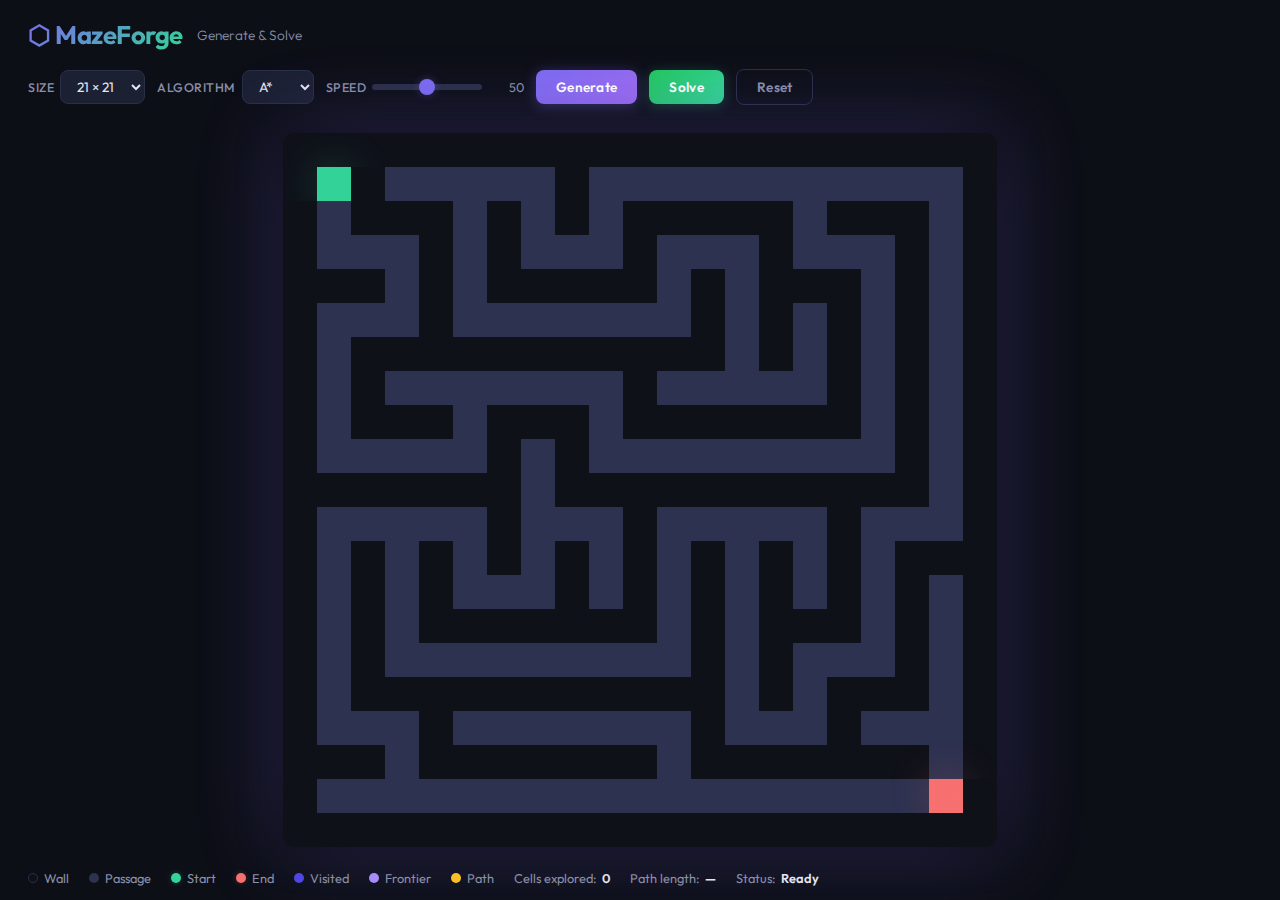
<file: anti-maze-gen.html>
<!DOCTYPE html>
<html lang="en">
<head>
  <meta charset="UTF-8">
  <meta name="viewport" content="width=device-width, initial-scale=1.0, user-scalable=no">
  <title>Maze Generator & Solver</title>
  <meta name="description" content="Generate random mazes and watch them being solved with animated DFS, BFS, and A* algorithms.">
  <link rel="preconnect" href="https://fonts.googleapis.com">
  <link rel="preconnect" href="https://fonts.gstatic.com" crossorigin>
  <link href="https://fonts.googleapis.com/css2?family=Outfit:wght@300;400;500;600;700&display=swap" rel="stylesheet">
  <style>
    /* ── Reset & Base ─────────────────────────────── */
    *, *::before, *::after { box-sizing: border-box; margin: 0; padding: 0; }
    :root {
      --bg-dark: #0d0f17;
      --bg-panel: #161926;
      --bg-card: #1c2033;
      --border: #2a2f48;
      --text: #e4e6f0;
      --text-dim: #8a8faa;
      --accent: #7c6aef;
      --accent-glow: rgba(124,106,239,.35);
      --green: #34d399;
      --green-glow: rgba(52,211,153,.25);
      --red: #f87171;
      --red-glow: rgba(248,113,113,.25);
      --visited: #4f46e5;
      --frontier: #a78bfa;
      --path: #fbbf24;
      --wall: #0f1119;
      --passage: #2d3250;
      --radius: 12px;
      --transition: .25s cubic-bezier(.4,0,.2,1);
    }

    html, body {
      height: 100%; width: 100%;
      overflow: hidden;
      touch-action: none;
    }

    body {
      font-family: 'Outfit', sans-serif;
      background: var(--bg-dark);
      color: var(--text);
      display: flex;
      flex-direction: column;
      align-items: center;
    }

    /* ── Header ──────────────────────────────────── */
    header {
      width: 100%;
      padding: 18px 28px 10px;
      display: flex;
      align-items: center;
      gap: 14px;
      flex-shrink: 0;
    }
    header .logo {
      font-size: 1.6rem;
      font-weight: 700;
      background: linear-gradient(135deg, var(--accent), var(--green));
      -webkit-background-clip: text;
      -webkit-text-fill-color: transparent;
      letter-spacing: -.5px;
    }
    header .tagline {
      color: var(--text-dim);
      font-size: .85rem;
      font-weight: 300;
    }

    /* ── Controls Bar ────────────────────────────── */
    .controls {
      width: 100%;
      padding: 8px 28px 14px;
      display: flex;
      flex-wrap: wrap;
      align-items: center;
      gap: 12px;
      flex-shrink: 0;
    }
    .control-group {
      display: flex;
      align-items: center;
      gap: 6px;
    }
    .control-group label {
      font-size: .78rem;
      font-weight: 500;
      color: var(--text-dim);
      text-transform: uppercase;
      letter-spacing: .5px;
    }
    select, input[type=range] {
      font-family: inherit;
      background: var(--bg-card);
      color: var(--text);
      border: 1px solid var(--border);
      border-radius: 8px;
      padding: 6px 12px;
      font-size: .85rem;
      outline: none;
      transition: border var(--transition);
    }
    select:hover, select:focus { border-color: var(--accent); }
    input[type=range] {
      -webkit-appearance: none;
      appearance: none;
      height: 6px;
      padding: 0;
      border: none;
      border-radius: 3px;
      background: var(--border);
      width: 110px;
      cursor: pointer;
    }
    input[type=range]::-webkit-slider-thumb {
      -webkit-appearance: none;
      width: 16px; height: 16px;
      border-radius: 50%;
      background: var(--accent);
      box-shadow: 0 0 8px var(--accent-glow);
      cursor: pointer;
    }
    input[type=range]::-moz-range-thumb {
      width: 16px; height: 16px;
      border-radius: 50%;
      background: var(--accent);
      box-shadow: 0 0 8px var(--accent-glow);
      border: none;
      cursor: pointer;
    }
    .speed-value {
      font-size: .8rem;
      color: var(--text-dim);
      min-width: 36px;
      text-align: right;
    }

    /* Buttons */
    .btn {
      font-family: inherit;
      font-size: .85rem;
      font-weight: 600;
      padding: 8px 20px;
      border: none;
      border-radius: 8px;
      cursor: pointer;
      transition: all var(--transition);
      letter-spacing: .3px;
    }
    .btn:active { transform: scale(.96); }
    .btn-primary {
      background: linear-gradient(135deg, var(--accent), #9b6aef);
      color: #fff;
      box-shadow: 0 2px 14px var(--accent-glow);
    }
    .btn-primary:hover { box-shadow: 0 4px 22px var(--accent-glow); filter: brightness(1.1); }
    .btn-primary:disabled { opacity: .45; cursor: not-allowed; filter: none; box-shadow: none; }

    .btn-green {
      background: linear-gradient(135deg, #22c55e, var(--green));
      color: #fff;
      box-shadow: 0 2px 14px var(--green-glow);
    }
    .btn-green:hover { box-shadow: 0 4px 22px var(--green-glow); filter: brightness(1.1); }
    .btn-green:disabled { opacity: .45; cursor: not-allowed; filter: none; box-shadow: none; }

    .btn-outline {
      background: transparent;
      color: var(--text-dim);
      border: 1px solid var(--border);
    }
    .btn-outline:hover { border-color: var(--accent); color: var(--text); }

    /* ── Canvas Area ─────────────────────────────── */
    .canvas-wrap {
      flex: 1 1 auto;
      display: flex;
      align-items: center;
      justify-content: center;
      padding: 10px 28px 12px;
      min-height: 0;
      width: 100%;
    }
    canvas {
      border-radius: var(--radius);
      box-shadow: 0 0 40px rgba(0,0,0,.5), 0 0 80px var(--accent-glow);
      display: block;
      image-rendering: pixelated;
    }

    /* ── Status Bar ──────────────────────────────── */
    .status-bar {
      width: 100%;
      padding: 8px 28px 14px;
      display: flex;
      flex-wrap: wrap;
      gap: 20px;
      flex-shrink: 0;
    }
    .stat {
      display: flex;
      align-items: center;
      gap: 6px;
      font-size: .8rem;
    }
    .stat .dot {
      width: 10px; height: 10px;
      border-radius: 50%;
      flex-shrink: 0;
    }
    .stat .label { color: var(--text-dim); }
    .stat .value { font-weight: 600; }

    /* ── Legend helper colors ─────────────────────── */
    .dot-wall     { background: var(--wall); border: 1px solid var(--border); }
    .dot-passage  { background: var(--passage); }
    .dot-start    { background: var(--green); box-shadow: 0 0 6px var(--green-glow); }
    .dot-end      { background: var(--red); box-shadow: 0 0 6px var(--red-glow); }
    .dot-visited  { background: var(--visited); }
    .dot-frontier { background: var(--frontier); }
    .dot-path     { background: var(--path); }

    /* ── Responsive tweaks ───────────────────────── */
    @media (max-width: 640px) {
      header { padding: 12px 14px 6px; }
      .controls, .status-bar { padding-left: 14px; padding-right: 14px; }
      .canvas-wrap { padding: 6px 10px 8px; }
      header .logo { font-size: 1.25rem; }
    }
  </style>
</head>
<body>

  <header>
    <span class="logo">⬡ MazeForge</span>
    <span class="tagline">Generate &amp; Solve</span>
  </header>

  <div class="controls" id="controls">
    <div class="control-group">
      <label for="sizeSelect">Size</label>
      <select id="sizeSelect">
        <option value="15">15 × 15</option>
        <option value="21" selected>21 × 21</option>
        <option value="31">31 × 31</option>
        <option value="41">41 × 41</option>
        <option value="61">61 × 61</option>
        <option value="81">81 × 81</option>
      </select>
    </div>

    <div class="control-group">
      <label for="algoSelect">Algorithm</label>
      <select id="algoSelect">
        <option value="dfs">DFS</option>
        <option value="bfs">BFS</option>
        <option value="astar" selected>A*</option>
      </select>
    </div>

    <div class="control-group">
      <label for="speedSlider">Speed</label>
      <input type="range" id="speedSlider" min="1" max="100" value="50">
      <span class="speed-value" id="speedValue">50</span>
    </div>

    <button class="btn btn-primary" id="btnGenerate">Generate</button>
    <button class="btn btn-green" id="btnSolve" disabled>Solve</button>
    <button class="btn btn-outline" id="btnReset">Reset</button>
  </div>

  <div class="canvas-wrap">
    <canvas id="mazeCanvas"></canvas>
  </div>

  <div class="status-bar" id="statusBar">
    <div class="stat"><span class="dot dot-wall"></span><span class="label">Wall</span></div>
    <div class="stat"><span class="dot dot-passage"></span><span class="label">Passage</span></div>
    <div class="stat"><span class="dot dot-start"></span><span class="label">Start</span></div>
    <div class="stat"><span class="dot dot-end"></span><span class="label">End</span></div>
    <div class="stat"><span class="dot dot-visited"></span><span class="label">Visited</span></div>
    <div class="stat"><span class="dot dot-frontier"></span><span class="label">Frontier</span></div>
    <div class="stat"><span class="dot dot-path"></span><span class="label">Path</span></div>
    <div class="stat" id="statCells"><span class="label">Cells explored:</span><span class="value">0</span></div>
    <div class="stat" id="statPath"><span class="label">Path length:</span><span class="value">—</span></div>
    <div class="stat" id="statStatus"><span class="label">Status:</span><span class="value">Idle</span></div>
  </div>

<script>
/* ══════════════════════════════════════════════
   Maze Generator & Solver — all logic
   ══════════════════════════════════════════════ */

// ── DOM refs ──
const canvas   = document.getElementById('mazeCanvas');
const ctx      = canvas.getContext('2d');
const btnGen   = document.getElementById('btnGenerate');
const btnSolve = document.getElementById('btnSolve');
const btnReset = document.getElementById('btnReset');
const selSize  = document.getElementById('sizeSelect');
const selAlgo  = document.getElementById('algoSelect');
const speedSlider = document.getElementById('speedSlider');
const speedValue  = document.getElementById('speedValue');
const statCells   = document.querySelector('#statCells .value');
const statPath    = document.querySelector('#statPath .value');
const statStatus  = document.querySelector('#statStatus .value');

// ── State ──
const WALL    = 0;
const PASSAGE = 1;
const START   = 2;
const END     = 3;
const VISITED = 4;
const FRONTIER= 5;
const PATH    = 6;

let grid = [];
let rows = 0, cols = 0;
let startR = 0, startC = 0, endR = 0, endC = 0;
let cellSize = 1;
let solving  = false;
let cancelSolve = false;

// ── Colors ──
const COLORS = {
  [WALL]:    '#0f1119',
  [PASSAGE]: '#2d3250',
  [START]:   '#34d399',
  [END]:     '#f87171',
  [VISITED]: '#4f46e5',
  [FRONTIER]:'#a78bfa',
  [PATH]:    '#fbbf24',
};

// ── Speed ──
speedSlider.addEventListener('input', () => { speedValue.textContent = speedSlider.value; });

function getDelay() {
  // Map slider 1‑100 to delay in ms (150 → 1)
  const v = +speedSlider.value;
  return Math.max(1, Math.round(160 - v * 1.59));
}

// ── Canvas sizing ──
function sizeCanvas() {
  const wrap = document.querySelector('.canvas-wrap');
  const maxW = wrap.clientWidth - 20;
  const maxH = wrap.clientHeight - 20;
  const dim  = Math.min(maxW, maxH);
  cellSize   = Math.floor(dim / cols);
  canvas.width  = cellSize * cols;
  canvas.height = cellSize * rows;
}

function drawCell(r, c) {
  ctx.fillStyle = COLORS[grid[r][c]];
  ctx.fillRect(c * cellSize, r * cellSize, cellSize, cellSize);

  // Small glow for start/end
  if (grid[r][c] === START || grid[r][c] === END) {
    ctx.save();
    ctx.globalAlpha = 0.25;
    ctx.shadowColor = grid[r][c] === START ? '#34d399' : '#f87171';
    ctx.shadowBlur  = cellSize * 1.2;
    ctx.fillRect(c * cellSize, r * cellSize, cellSize, cellSize);
    ctx.restore();
  }
}

function drawAll() {
  for (let r = 0; r < rows; r++)
    for (let c = 0; c < cols; c++)
      drawCell(r, c);
}

// ══════════════════════════════════════════════
// ── Maze Generation (Recursive Backtracker) ──
// ══════════════════════════════════════════════

function generateMaze(size) {
  // Ensure odd size so walls align properly
  rows = cols = size % 2 === 0 ? size + 1 : size;
  grid = Array.from({ length: rows }, () => Array(cols).fill(WALL));

  // Carve using iterative backtracker
  const sr = 1, sc = 1;
  grid[sr][sc] = PASSAGE;
  const stack = [[sr, sc]];
  const dirs  = [[0,2],[0,-2],[2,0],[-2,0]];

  while (stack.length) {
    const [cr, cc] = stack[stack.length - 1];
    // Shuffle directions
    const shuffled = dirs.slice().sort(() => Math.random() - 0.5);
    let carved = false;
    for (const [dr, dc] of shuffled) {
      const nr = cr + dr, nc = cc + dc;
      if (nr > 0 && nr < rows - 1 && nc > 0 && nc < cols - 1 && grid[nr][nc] === WALL) {
        grid[cr + dr/2][cc + dc/2] = PASSAGE;
        grid[nr][nc] = PASSAGE;
        stack.push([nr, nc]);
        carved = true;
        break;
      }
    }
    if (!carved) stack.pop();
  }

  // Place start (top-left area) and end (bottom-right area)
  startR = 1; startC = 1;
  endR   = rows - 2; endC = cols - 2;
  grid[startR][startC] = START;
  grid[endR][endC]     = END;
}

// ══════════════════════════════════════════════
// ── Solving Algorithms ──────────────────────
// ══════════════════════════════════════════════
const DIR4 = [[0,1],[1,0],[0,-1],[-1,0]];

function neighbors(r, c) {
  const out = [];
  for (const [dr, dc] of DIR4) {
    const nr = r + dr, nc = c + dc;
    if (nr >= 0 && nr < rows && nc >= 0 && nc < cols) out.push([nr, nc]);
  }
  return out;
}

// Utility: sleep with cancellation check
function sleep(ms) {
  return new Promise(resolve => setTimeout(resolve, ms));
}

// ── DFS ──
async function solveDFS() {
  const parent = Array.from({length:rows}, ()=> Array(cols).fill(null));
  const visited = Array.from({length:rows}, ()=> Array(cols).fill(false));
  const stack = [[startR, startC]];
  visited[startR][startC] = true;
  let explored = 0;

  while (stack.length && !cancelSolve) {
    const [cr, cc] = stack.pop();
    explored++;
    statCells.textContent = explored;

    if (cr === endR && cc === endC) {
      await tracePath(parent, explored);
      return;
    }

    if (grid[cr][cc] !== START && grid[cr][cc] !== END) {
      grid[cr][cc] = VISITED;
      drawCell(cr, cc);
    }

    const nbrs = neighbors(cr, cc).sort(() => Math.random() - 0.5);
    for (const [nr, nc] of nbrs) {
      if (!visited[nr][nc] && grid[nr][nc] !== WALL) {
        visited[nr][nc] = true;
        parent[nr][nc] = [cr, cc];
        // Mark frontier
        if (grid[nr][nc] !== START && grid[nr][nc] !== END) {
          grid[nr][nc] = FRONTIER;
          drawCell(nr, nc);
        }
        stack.push([nr, nc]);
      }
    }

    await sleep(getDelay());
  }

  if (!cancelSolve) { statStatus.textContent = 'No solution!'; }
}

// ── BFS ──
async function solveBFS() {
  const parent  = Array.from({length:rows}, ()=> Array(cols).fill(null));
  const visited = Array.from({length:rows}, ()=> Array(cols).fill(false));
  const queue   = [[startR, startC]];
  visited[startR][startC] = true;
  let explored = 0;

  while (queue.length && !cancelSolve) {
    const [cr, cc] = queue.shift();
    explored++;
    statCells.textContent = explored;

    if (cr === endR && cc === endC) {
      await tracePath(parent, explored);
      return;
    }

    if (grid[cr][cc] !== START && grid[cr][cc] !== END) {
      grid[cr][cc] = VISITED;
      drawCell(cr, cc);
    }

    for (const [nr, nc] of neighbors(cr, cc)) {
      if (!visited[nr][nc] && grid[nr][nc] !== WALL) {
        visited[nr][nc] = true;
        parent[nr][nc] = [cr, cc];
        if (grid[nr][nc] !== START && grid[nr][nc] !== END) {
          grid[nr][nc] = FRONTIER;
          drawCell(nr, nc);
        }
        queue.push([nr, nc]);
      }
    }

    await sleep(getDelay());
  }

  if (!cancelSolve) { statStatus.textContent = 'No solution!'; }
}

// ── A* ──
async function solveAStar() {
  // Manhattan distance heuristic
  function h(r, c) { return Math.abs(r - endR) + Math.abs(c - endC); }

  const gScore  = Array.from({length:rows}, ()=> Array(cols).fill(Infinity));
  const parent  = Array.from({length:rows}, ()=> Array(cols).fill(null));
  const inOpen  = Array.from({length:rows}, ()=> Array(cols).fill(false));

  gScore[startR][startC] = 0;

  // Simple binary-heap priority queue (min f-score)
  const open = []; // entries: [f, g, r, c]
  function pushOpen(f, g, r, c) { open.push([f,g,r,c]); bubbleUp(open.length-1); }
  function popOpen() { const top=open[0]; const end=open.pop(); if(open.length){open[0]=end; sinkDown(0);} return top; }
  function bubbleUp(i){while(i>0){const p=(i-1)>>1;if(open[p][0]<=open[i][0])break;[open[p],open[i]]=[open[i],open[p]];i=p;}}
  function sinkDown(i){const n=open.length;while(true){let s=i;const l=2*i+1,r=2*i+2;if(l<n&&open[l][0]<open[s][0])s=l;if(r<n&&open[r][0]<open[s][0])s=r;if(s===i)break;[open[s],open[i]]=[open[i],open[s]];i=s;}}

  pushOpen(h(startR, startC), 0, startR, startC);
  inOpen[startR][startC] = true;
  let explored = 0;

  while (open.length && !cancelSolve) {
    const [,g, cr, cc] = popOpen();
    inOpen[cr][cc] = false;
    explored++;
    statCells.textContent = explored;

    if (cr === endR && cc === endC) {
      await tracePath(parent, explored);
      return;
    }

    if (grid[cr][cc] !== START && grid[cr][cc] !== END) {
      grid[cr][cc] = VISITED;
      drawCell(cr, cc);
    }

    for (const [nr, nc] of neighbors(cr, cc)) {
      if (grid[nr][nc] === WALL) continue;
      const ng = g + 1;
      if (ng < gScore[nr][nc]) {
        gScore[nr][nc] = ng;
        parent[nr][nc] = [cr, cc];
        if (grid[nr][nc] !== START && grid[nr][nc] !== END) {
          grid[nr][nc] = FRONTIER;
          drawCell(nr, nc);
        }
        if (!inOpen[nr][nc]) {
          pushOpen(ng + h(nr, nc), ng, nr, nc);
          inOpen[nr][nc] = true;
        }
      }
    }

    await sleep(getDelay());
  }

  if (!cancelSolve) { statStatus.textContent = 'No solution!'; }
}

// ── Trace & animate the solution path ──
async function tracePath(parent, explored) {
  const path = [];
  let cur = [endR, endC];
  while (cur) {
    path.push(cur);
    cur = parent[cur[0]][cur[1]];
  }
  path.reverse();

  for (const [r, c] of path) {
    if (cancelSolve) return;
    if (grid[r][c] !== START && grid[r][c] !== END) {
      grid[r][c] = PATH;
      drawCell(r, c);
    }
    await sleep(Math.max(8, getDelay() / 2));
  }

  statPath.textContent   = path.length;
  statCells.textContent  = explored;
  statStatus.textContent = 'Solved ✓';
}

// ══════════════════════════════════════════════
// ── Event Handlers ──────────────────────────
// ══════════════════════════════════════════════

btnGen.addEventListener('click', () => {
  if (solving) return;
  const size = +selSize.value;
  generateMaze(size);
  sizeCanvas();
  drawAll();
  btnSolve.disabled = false;
  statCells.textContent  = '0';
  statPath.textContent   = '—';
  statStatus.textContent = 'Ready';
});

btnSolve.addEventListener('click', async () => {
  if (solving) return;
  solving = true;
  cancelSolve = false;
  btnSolve.disabled = true;
  btnGen.disabled   = true;
  statStatus.textContent = 'Solving…';

  // Clear previous solve visuals but keep maze structure
  for (let r = 0; r < rows; r++) {
    for (let c = 0; c < cols; c++) {
      if (grid[r][c] === VISITED || grid[r][c] === FRONTIER || grid[r][c] === PATH) {
        grid[r][c] = PASSAGE;
        drawCell(r, c);
      }
    }
  }
  grid[startR][startC] = START;
  grid[endR][endC]     = END;
  drawCell(startR, startC);
  drawCell(endR, endC);

  const algo = selAlgo.value;
  if      (algo === 'dfs')   await solveDFS();
  else if (algo === 'bfs')   await solveBFS();
  else if (algo === 'astar') await solveAStar();

  solving = false;
  btnGen.disabled = false;
  // Keep solve disabled until next generate
});

btnReset.addEventListener('click', () => {
  cancelSolve = true;
  solving = false;
  grid = [];
  rows = cols = 0;
  ctx.clearRect(0, 0, canvas.width, canvas.height);
  canvas.width = 0; canvas.height = 0;
  btnSolve.disabled = true;
  btnGen.disabled   = false;
  statCells.textContent  = '0';
  statPath.textContent   = '—';
  statStatus.textContent = 'Idle';
});

// Handle resize
window.addEventListener('resize', () => {
  if (rows > 0) { sizeCanvas(); drawAll(); }
});

// ── Auto-generate on load ──
window.addEventListener('DOMContentLoaded', () => {
  btnGen.click();
});
</script>
</body>
</html>
</file>
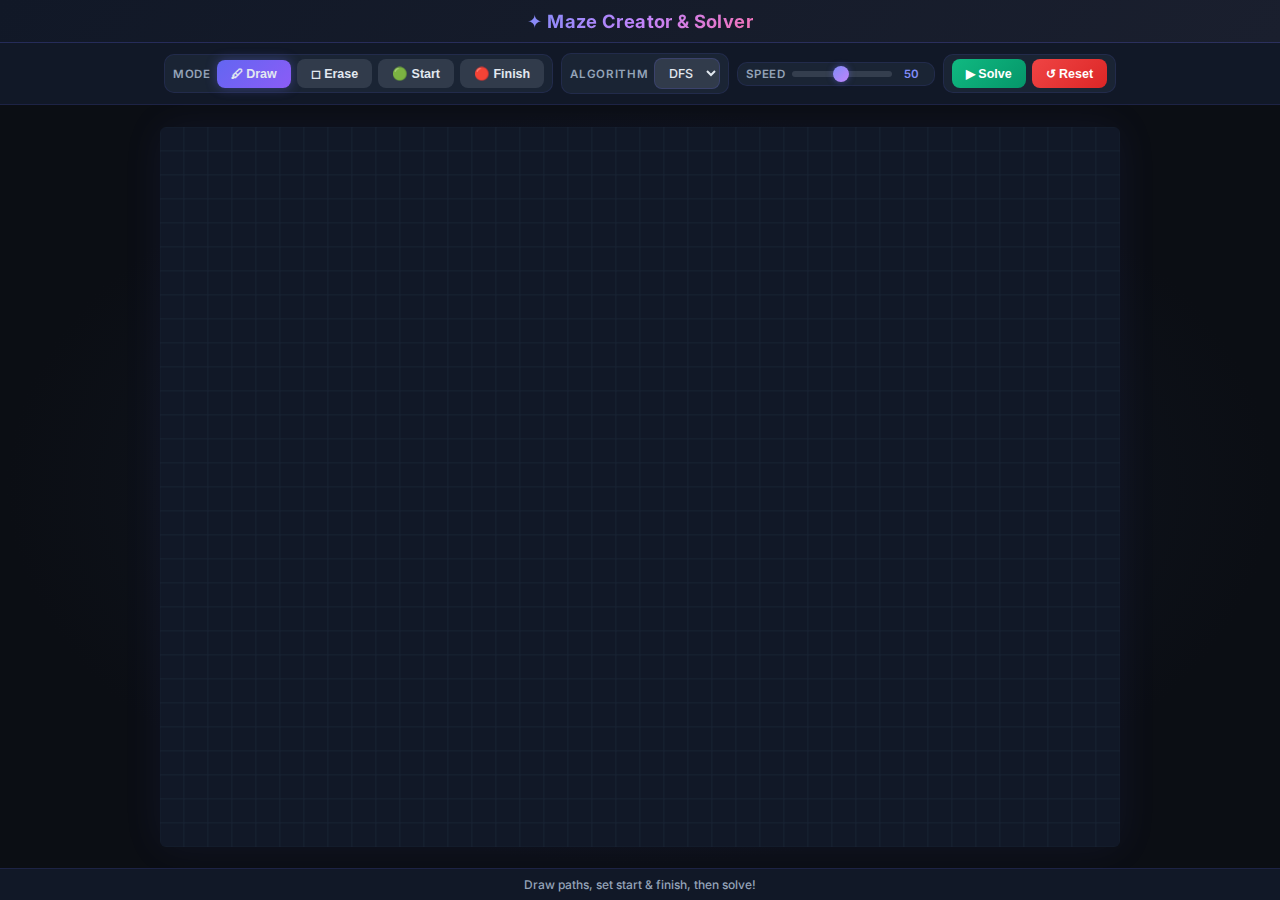
<file: anti-maze2.html>
<!DOCTYPE html>
<html lang="en">

<head>
  <meta charset="UTF-8">
  <meta name="viewport" content="width=device-width, initial-scale=1.0, maximum-scale=1.0, user-scalable=no">
  <meta name="apple-mobile-web-app-capable" content="yes">
  <meta name="description" content="Interactive maze creator and solver with DFS, BFS, and A* algorithms">
  <title>Maze Creator &amp; Solver</title>
  <link rel="preconnect" href="https://fonts.googleapis.com">
  <link href="https://fonts.googleapis.com/css2?family=Inter:wght@400;500;600;700&display=swap" rel="stylesheet">
  <style>
    /* ── Reset & Base ───────────────────────── */
    *,
    *::before,
    *::after {
      margin: 0;
      padding: 0;
      box-sizing: border-box;
    }

    html,
    body {
      height: 100%;
      width: 100%;
      overflow: hidden;
      overscroll-behavior: none;
      -webkit-overflow-scrolling: none;
      touch-action: none;
      font-family: 'Inter', system-ui, -apple-system, sans-serif;
      background: #0b0e14;
      color: #e2e8f0;
    }

    /* ── Layout ─────────────────────────────── */
    #app {
      display: flex;
      flex-direction: column;
      height: 100vh;
      width: 100vw;
    }

    /* ── Header ─────────────────────────────── */
    header {
      display: flex;
      align-items: center;
      justify-content: center;
      padding: 10px 16px;
      background: linear-gradient(135deg, #111827 0%, #1a1f2e 100%);
      border-bottom: 1px solid rgba(99, 102, 241, .25);
      flex-shrink: 0;
    }

    header h1 {
      font-size: 1.15rem;
      font-weight: 700;
      background: linear-gradient(135deg, #818cf8, #c084fc, #f472b6);
      -webkit-background-clip: text;
      -webkit-text-fill-color: transparent;
      background-clip: text;
      letter-spacing: .02em;
    }

    /* ── Toolbar ─────────────────────────────── */
    #toolbar {
      display: flex;
      flex-wrap: wrap;
      gap: 8px;
      align-items: center;
      justify-content: center;
      padding: 10px 16px;
      background: #111827;
      border-bottom: 1px solid rgba(99, 102, 241, .15);
      flex-shrink: 0;
    }

    .tool-group {
      display: flex;
      align-items: center;
      gap: 6px;
      background: rgba(30, 41, 59, .7);
      border: 1px solid rgba(99, 102, 241, .12);
      border-radius: 10px;
      padding: 4px 8px;
    }

    .tool-group label {
      font-size: .72rem;
      font-weight: 600;
      color: #94a3b8;
      text-transform: uppercase;
      letter-spacing: .06em;
      white-space: nowrap;
    }

    /* buttons */
    .btn {
      display: inline-flex;
      align-items: center;
      gap: 5px;
      padding: 7px 14px;
      font-size: .78rem;
      font-weight: 600;
      border: none;
      border-radius: 8px;
      cursor: pointer;
      transition: all .18s ease;
      color: #e2e8f0;
      background: rgba(55, 65, 81, .8);
      white-space: nowrap;
    }

    .btn:hover {
      background: rgba(79, 90, 110, .9);
      transform: translateY(-1px);
    }

    .btn:active {
      transform: translateY(0);
    }

    .btn.active {
      background: linear-gradient(135deg, #6366f1, #8b5cf6);
      box-shadow: 0 0 12px rgba(99, 102, 241, .4);
    }

    .btn-solve {
      background: linear-gradient(135deg, #10b981, #059669);
      color: #fff;
    }

    .btn-solve:hover {
      box-shadow: 0 0 14px rgba(16, 185, 129, .5);
    }

    .btn-solve:disabled {
      opacity: .5;
      cursor: not-allowed;
      transform: none;
      box-shadow: none;
    }

    .btn-reset {
      background: linear-gradient(135deg, #ef4444, #dc2626);
      color: #fff;
    }

    .btn-reset:hover {
      box-shadow: 0 0 14px rgba(239, 68, 68, .45);
    }

    /* select */
    select {
      padding: 6px 10px;
      border-radius: 8px;
      background: rgba(55, 65, 81, .8);
      color: #e2e8f0;
      border: 1px solid rgba(99, 102, 241, .2);
      font-size: .78rem;
      font-family: inherit;
      font-weight: 500;
      cursor: pointer;
      outline: none;
      transition: border-color .18s;
    }

    select:focus {
      border-color: #818cf8;
    }

    /* range slider */
    input[type=range] {
      -webkit-appearance: none;
      appearance: none;
      width: 100px;
      height: 6px;
      background: rgba(55, 65, 81, .9);
      border-radius: 3px;
      outline: none;
      cursor: pointer;
    }

    input[type=range]::-webkit-slider-thumb {
      -webkit-appearance: none;
      appearance: none;
      width: 16px;
      height: 16px;
      border-radius: 50%;
      background: linear-gradient(135deg, #818cf8, #c084fc);
      box-shadow: 0 0 6px rgba(99, 102, 241, .5);
      cursor: pointer;
    }

    input[type=range]::-moz-range-thumb {
      width: 16px;
      height: 16px;
      border-radius: 50%;
      border: none;
      background: linear-gradient(135deg, #818cf8, #c084fc);
      box-shadow: 0 0 6px rgba(99, 102, 241, .5);
      cursor: pointer;
    }

    #speed-val {
      font-size: .72rem;
      font-weight: 600;
      color: #818cf8;
      min-width: 28px;
      text-align: center;
    }

    /* ── Canvas Area ─────────────────────────── */
    #canvas-wrap {
      flex: 1;
      display: flex;
      align-items: center;
      justify-content: center;
      overflow: hidden;
      background: radial-gradient(ellipse at center, #131a27 0%, #0b0e14 70%);
      touch-action: none;
      position: relative;
    }

    canvas {
      display: block;
      touch-action: none;
      border-radius: 6px;
      box-shadow: 0 0 40px rgba(99, 102, 241, .08);
    }

    /* ── Status Bar ──────────────────────────── */
    #status-bar {
      padding: 8px 16px;
      font-size: .75rem;
      font-weight: 500;
      text-align: center;
      background: #111827;
      border-top: 1px solid rgba(99, 102, 241, .15);
      color: #94a3b8;
      flex-shrink: 0;
      min-height: 32px;
      transition: color .2s;
    }

    #status-bar.success {
      color: #34d399;
    }

    #status-bar.fail {
      color: #f87171;
    }

    /* ── Responsive tweaks ───────────────────── */
    @media (max-width: 650px) {
      header h1 {
        font-size: 1rem;
      }

      .tool-group {
        padding: 3px 6px;
      }

      .btn {
        padding: 6px 10px;
        font-size: .72rem;
      }

      select {
        padding: 5px 8px;
        font-size: .72rem;
      }

      input[type=range] {
        width: 70px;
      }
    }
  </style>
</head>

<body>

  <div id="app">
    <header>
      <h1>✦ Maze Creator &amp; Solver</h1>
    </header>

    <div id="toolbar">
      <!-- Drawing mode -->
      <div class="tool-group">
        <label>Mode</label>
        <button class="btn active" id="btn-draw" data-mode="draw">🖊 Draw</button>
        <button class="btn" id="btn-erase" data-mode="erase">◻ Erase</button>
        <button class="btn" id="btn-start" data-mode="start">🟢 Start</button>
        <button class="btn" id="btn-finish" data-mode="finish">🔴 Finish</button>
      </div>

      <!-- Algorithm -->
      <div class="tool-group">
        <label>Algorithm</label>
        <select id="algo-select">
          <option value="dfs">DFS</option>
          <option value="bfs">BFS</option>
          <option value="astar">A*</option>
        </select>
      </div>

      <!-- Speed -->
      <div class="tool-group">
        <label>Speed</label>
        <input type="range" id="speed-slider" min="1" max="100" value="50">
        <span id="speed-val">50</span>
      </div>

      <!-- Actions -->
      <div class="tool-group">
        <button class="btn btn-solve" id="btn-solve">▶ Solve</button>
        <button class="btn btn-reset" id="btn-reset">↺ Reset</button>
      </div>
    </div>

    <div id="canvas-wrap">
      <canvas id="maze-canvas"></canvas>
    </div>

    <div id="status-bar" id="status">Draw paths, set start &amp; finish, then solve!</div>
  </div>

  <script>
    /* ═══════════════════════════════════════════
       Maze Creator & Solver
       ═══════════════════════════════════════════ */
    (() => {
      'use strict';

      // ── Constants ──────────────────────────────
      const WALL = 0;
      const PATH = 1;
      const START = 2;
      const FINISH = 3;

      const COLORS = {
        [WALL]: '#111827',
        [PATH]: '#334155',
        [START]: '#22c55e',
        [FINISH]: '#ef4444',
        visited: '#6366f1',
        frontier: '#818cf8',
        solution: '#facc15',
        gridLine: '#1e293b',
      };

      // ── State ──────────────────────────────────
      let cols = 40, rows = 30;
      let cellSize = 20;
      let grid = [];
      let startCell = null;
      let finishCell = null;
      let mode = 'draw';        // draw | erase | start | finish
      let solving = false;
      let animCancel = false;

      // ── DOM refs ───────────────────────────────
      const canvas = document.getElementById('maze-canvas');
      const ctx = canvas.getContext('2d');
      const wrap = document.getElementById('canvas-wrap');
      const status = document.getElementById('status-bar');
      const slider = document.getElementById('speed-slider');
      const speedVal = document.getElementById('speed-val');
      const algoSel = document.getElementById('algo-select');
      const btnSolve = document.getElementById('btn-solve');
      const btnReset = document.getElementById('btn-reset');
      const modeButtons = document.querySelectorAll('[data-mode]');

      // ── Audio helpers (oscillator-based) ───────
      let audioCtx = null;
      function ensureAudioCtx() {
        if (!audioCtx) audioCtx = new (window.AudioContext || window.webkitAudioContext)();
        if (audioCtx.state === 'suspended') audioCtx.resume();
      }
      function playTone(freq, duration, type = 'sine', volume = 0.12) {
        try {
          ensureAudioCtx();
          const osc = audioCtx.createOscillator();
          const gain = audioCtx.createGain();
          osc.type = type;
          osc.frequency.value = freq;
          gain.gain.setValueAtTime(volume, audioCtx.currentTime);
          gain.gain.exponentialRampToValueAtTime(0.001, audioCtx.currentTime + duration);
          osc.connect(gain);
          gain.connect(audioCtx.destination);
          osc.start();
          osc.stop(audioCtx.currentTime + duration);
        } catch (_) { }
      }
      function sfxCarve() { playTone(600, 0.06, 'square', 0.06); }
      function sfxStart() { playTone(880, 0.15, 'sine', 0.10); }
      function sfxSolved() {
        playTone(523, 0.15, 'sine', 0.14);
        setTimeout(() => playTone(659, 0.15, 'sine', 0.14), 150);
        setTimeout(() => playTone(784, 0.25, 'sine', 0.14), 300);
      }
      function sfxNoSolution() { playTone(200, 0.4, 'sawtooth', 0.10); }

      // ── Grid init ──────────────────────────────
      function initGrid() {
        grid = [];
        for (let r = 0; r < rows; r++) {
          grid[r] = [];
          for (let c = 0; c < cols; c++) grid[r][c] = WALL;
        }
        startCell = null;
        finishCell = null;
        solving = false;
        animCancel = false;
      }

      // ── Sizing ─────────────────────────────────
      function resize() {
        const pad = 16;
        const maxW = wrap.clientWidth - pad * 2;
        const maxH = wrap.clientHeight - pad * 2;
        cellSize = Math.max(8, Math.min(Math.floor(maxW / cols), Math.floor(maxH / rows)));
        canvas.width = cols * cellSize;
        canvas.height = rows * cellSize;
        render();
      }

      // ── Rendering ──────────────────────────────
      let visitedSet = new Set();
      let frontierSet = new Set();
      let solutionSet = new Set();

      function cellKey(r, c) { return r * cols + c; }

      function render() {
        ctx.clearRect(0, 0, canvas.width, canvas.height);
        for (let r = 0; r < rows; r++) {
          for (let c = 0; c < cols; c++) {
            const x = c * cellSize, y = r * cellSize;
            const k = cellKey(r, c);

            // base colour
            let color = COLORS[grid[r][c]];

            // overlay solve state (visited < frontier < solution)
            if (visitedSet.has(k)) color = COLORS.visited;
            if (frontierSet.has(k)) color = COLORS.frontier;
            if (solutionSet.has(k)) color = COLORS.solution;

            // start / finish always on top
            if (grid[r][c] === START) color = COLORS[START];
            if (grid[r][c] === FINISH) color = COLORS[FINISH];

            ctx.fillStyle = color;
            ctx.fillRect(x, y, cellSize, cellSize);

            // subtle grid lines
            ctx.strokeStyle = COLORS.gridLine;
            ctx.lineWidth = 0.5;
            ctx.strokeRect(x, y, cellSize, cellSize);
          }
        }
      }

      // ── Drawing (mouse & touch) ────────────────
      let pointerDown = false;
      let lastCell = null;  // for line interpolation

      function cellFromEvent(e) {
        const rect = canvas.getBoundingClientRect();
        let cx, cy;
        if (e.touches && e.touches.length) {
          cx = e.touches[0].clientX - rect.left;
          cy = e.touches[0].clientY - rect.top;
        } else {
          cx = e.clientX - rect.left;
          cy = e.clientY - rect.top;
        }
        const c = Math.floor(cx / cellSize);
        const r = Math.floor(cy / cellSize);
        if (r < 0 || r >= rows || c < 0 || c >= cols) return null;
        return { r, c };
      }

      // Bresenham line: returns all cells between (r0,c0) and (r1,c1)
      function lineCells(r0, c0, r1, c1) {
        const cells = [];
        let dr = Math.abs(r1 - r0), dc = Math.abs(c1 - c0);
        let sr = r0 < r1 ? 1 : -1, sc = c0 < c1 ? 1 : -1;
        let err = dc - dr;
        let cr = r0, cc = c0;
        while (true) {
          cells.push({ r: cr, c: cc });
          if (cr === r1 && cc === c1) break;
          const e2 = 2 * err;
          if (e2 > -dr) { err -= dr; cc += sc; }
          if (e2 < dc) { err += dc; cr += sr; }
        }
        return cells;
      }

      function applyToolSingle(r, c) {
        switch (mode) {
          case 'draw':
            if (grid[r][c] === WALL) { grid[r][c] = PATH; sfxCarve(); }
            break;
          case 'erase':
            if (grid[r][c] === START) startCell = null;
            if (grid[r][c] === FINISH) finishCell = null;
            if (grid[r][c] !== WALL) grid[r][c] = WALL;
            break;
          case 'start':
            if (startCell) grid[startCell.r][startCell.c] = PATH;
            grid[r][c] = START;
            startCell = { r, c };
            break;
          case 'finish':
            if (finishCell) grid[finishCell.r][finishCell.c] = PATH;
            grid[r][c] = FINISH;
            finishCell = { r, c };
            break;
        }
      }

      function applyTool(cell) {
        if (!cell || solving) return;
        // Interpolate between last cell and current cell
        if (lastCell && (mode === 'draw' || mode === 'erase')) {
          const cells = lineCells(lastCell.r, lastCell.c, cell.r, cell.c);
          for (const p of cells) applyToolSingle(p.r, p.c);
        } else {
          applyToolSingle(cell.r, cell.c);
        }
        lastCell = { r: cell.r, c: cell.c };
        render();
      }

      function onPointerDown(e) {
        e.preventDefault();
        ensureAudioCtx();
        pointerDown = true;
        lastCell = null;
        applyTool(cellFromEvent(e));
      }
      function onPointerMove(e) {
        e.preventDefault();
        if (!pointerDown) return;
        applyTool(cellFromEvent(e));
      }
      function onPointerUp(e) {
        e.preventDefault();
        pointerDown = false;
        lastCell = null;
      }

      canvas.addEventListener('mousedown', onPointerDown);
      canvas.addEventListener('mousemove', onPointerMove);
      canvas.addEventListener('mouseup', onPointerUp);
      canvas.addEventListener('mouseleave', onPointerUp);
      canvas.addEventListener('touchstart', onPointerDown, { passive: false });
      canvas.addEventListener('touchmove', onPointerMove, { passive: false });
      canvas.addEventListener('touchend', onPointerUp, { passive: false });
      canvas.addEventListener('touchcancel', onPointerUp, { passive: false });

      // prevent page scroll on iPad
      document.addEventListener('touchmove', e => {
        if (e.target === canvas) e.preventDefault();
      }, { passive: false });

      // ── Mode buttons ───────────────────────────
      modeButtons.forEach(btn => {
        btn.addEventListener('click', () => {
          if (solving) return;
          mode = btn.dataset.mode;
          modeButtons.forEach(b => b.classList.remove('active'));
          btn.classList.add('active');
        });
      });

      // ── Speed slider ──────────────────────────
      slider.addEventListener('input', () => { speedVal.textContent = slider.value; });

      // ── Helpers for solvers ────────────────────
      function getDelay() {
        // slider 1 = slow (200ms), 100 = fast (0ms)
        return Math.round(200 * (1 - (slider.value - 1) / 99));
      }
      function sleep(ms) {
        return new Promise(res => setTimeout(res, ms));
      }
      function neighbors(r, c) {
        const dirs = [[-1, 0], [1, 0], [0, -1], [0, 1]];
        const out = [];
        for (const [dr, dc] of dirs) {
          const nr = r + dr, nc = c + dc;
          if (nr >= 0 && nr < rows && nc >= 0 && nc < cols && grid[nr][nc] !== WALL) {
            out.push({ r: nr, c: nc });
          }
        }
        return out;
      }
      function reconstructPath(cameFrom, endKey) {
        const path = [];
        let k = endKey;
        while (k !== null && k !== undefined) {
          path.push(k);
          k = cameFrom.get(k);
        }
        return path.reverse();
      }

      function setStatus(msg, cls = '') {
        status.textContent = msg;
        status.className = cls;
      }

      // ── Solvers ────────────────────────────────
      async function solveDFS() {
        const sk = cellKey(startCell.r, startCell.c);
        const fk = cellKey(finishCell.r, finishCell.c);
        const stack = [sk];
        const visited = new Set();
        const cameFrom = new Map();
        cameFrom.set(sk, null);

        while (stack.length > 0) {
          if (animCancel) return null;
          const k = stack.pop();
          if (visited.has(k)) continue;
          visited.add(k);
          visitedSet.add(k);
          render();
          await sleep(getDelay());

          if (k === fk) return reconstructPath(cameFrom, fk);

          const r = Math.floor(k / cols), c = k % cols;
          for (const n of neighbors(r, c)) {
            const nk = cellKey(n.r, n.c);
            if (!visited.has(nk)) {
              cameFrom.set(nk, k);
              stack.push(nk);
              frontierSet.add(nk);
            }
          }
        }
        return null; // no solution
      }

      async function solveBFS() {
        const sk = cellKey(startCell.r, startCell.c);
        const fk = cellKey(finishCell.r, finishCell.c);
        const queue = [sk];
        const visited = new Set([sk]);
        const cameFrom = new Map();
        cameFrom.set(sk, null);

        while (queue.length > 0) {
          if (animCancel) return null;
          const k = queue.shift();
          visitedSet.add(k);
          render();
          await sleep(getDelay());

          if (k === fk) return reconstructPath(cameFrom, fk);

          const r = Math.floor(k / cols), c = k % cols;
          for (const n of neighbors(r, c)) {
            const nk = cellKey(n.r, n.c);
            if (!visited.has(nk)) {
              visited.add(nk);
              cameFrom.set(nk, k);
              queue.push(nk);
              frontierSet.add(nk);
            }
          }
        }
        return null;
      }

      // MinHeap for A*
      class MinHeap {
        constructor() { this.data = []; }
        push(item) {
          this.data.push(item);
          this._bubbleUp(this.data.length - 1);
        }
        pop() {
          const top = this.data[0];
          const last = this.data.pop();
          if (this.data.length > 0) { this.data[0] = last; this._sinkDown(0); }
          return top;
        }
        get size() { return this.data.length; }
        _bubbleUp(i) {
          while (i > 0) {
            const p = (i - 1) >> 1;
            if (this.data[i].f < this.data[p].f) { [this.data[i], this.data[p]] = [this.data[p], this.data[i]]; i = p; }
            else break;
          }
        }
        _sinkDown(i) {
          const n = this.data.length;
          while (true) {
            let s = i, l = 2 * i + 1, r = 2 * i + 2;
            if (l < n && this.data[l].f < this.data[s].f) s = l;
            if (r < n && this.data[r].f < this.data[s].f) s = r;
            if (s !== i) { [this.data[i], this.data[s]] = [this.data[s], this.data[i]]; i = s; }
            else break;
          }
        }
      }

      async function solveAStar() {
        const sk = cellKey(startCell.r, startCell.c);
        const fk = cellKey(finishCell.r, finishCell.c);
        const fr = finishCell.r, fc = finishCell.c;

        function h(k) {
          const r = Math.floor(k / cols), c = k % cols;
          return Math.abs(r - fr) + Math.abs(c - fc);
        }

        const open = new MinHeap();
        const gScore = new Map();
        const cameFrom = new Map();
        gScore.set(sk, 0);
        cameFrom.set(sk, null);
        open.push({ k: sk, f: h(sk) });
        const closed = new Set();

        while (open.size > 0) {
          if (animCancel) return null;
          const { k } = open.pop();
          if (closed.has(k)) continue;
          closed.add(k);
          visitedSet.add(k);
          render();
          await sleep(getDelay());

          if (k === fk) return reconstructPath(cameFrom, fk);

          const r = Math.floor(k / cols), c = k % cols;
          const g = gScore.get(k);
          for (const n of neighbors(r, c)) {
            const nk = cellKey(n.r, n.c);
            if (closed.has(nk)) continue;
            const ng = g + 1;
            if (!gScore.has(nk) || ng < gScore.get(nk)) {
              gScore.set(nk, ng);
              cameFrom.set(nk, k);
              open.push({ k: nk, f: ng + h(nk) });
              frontierSet.add(nk);
            }
          }
        }
        return null;
      }

      // ── Solve orchestration ────────────────────
      async function doSolve() {
        if (solving) return;
        if (!startCell || !finishCell) {
          setStatus('⚠  Set both a Start and a Finish cell first.', 'fail');
          return;
        }
        solving = true;
        animCancel = false;
        btnSolve.disabled = true;
        visitedSet.clear();
        frontierSet.clear();
        solutionSet.clear();

        sfxStart();
        const algo = algoSel.value;
        setStatus(`Solving with ${algo.toUpperCase()}…`);

        let path = null;
        switch (algo) {
          case 'dfs': path = await solveDFS(); break;
          case 'bfs': path = await solveBFS(); break;
          case 'astar': path = await solveAStar(); break;
        }

        frontierSet.clear();

        if (animCancel) {
          setStatus('Solve cancelled.', '');
        } else if (path) {
          solutionSet = new Set(path);
          render();
          sfxSolved();
          setStatus(`✔ Solution found! Path length: ${path.length}`, 'success');
        } else {
          sfxNoSolution();
          setStatus('✘ No solution exists.', 'fail');
        }

        solving = false;
        btnSolve.disabled = false;
      }

      btnSolve.addEventListener('click', doSolve);

      // ── Reset ──────────────────────────────────
      btnReset.addEventListener('click', () => {
        animCancel = true;
        setTimeout(() => {
          initGrid();
          visitedSet.clear();
          frontierSet.clear();
          solutionSet.clear();
          render();
          setStatus('Maze cleared. Draw paths, set start & finish, then solve!');
          btnSolve.disabled = false;
        }, 50);
      });

      // ── Window resize ──────────────────────────
      window.addEventListener('resize', resize);

      // ── Boot ───────────────────────────────────
      initGrid();
      resize();
      setStatus('Draw paths, set start & finish, then solve!');
    })();
  </script>
</body>

</html>
</file>
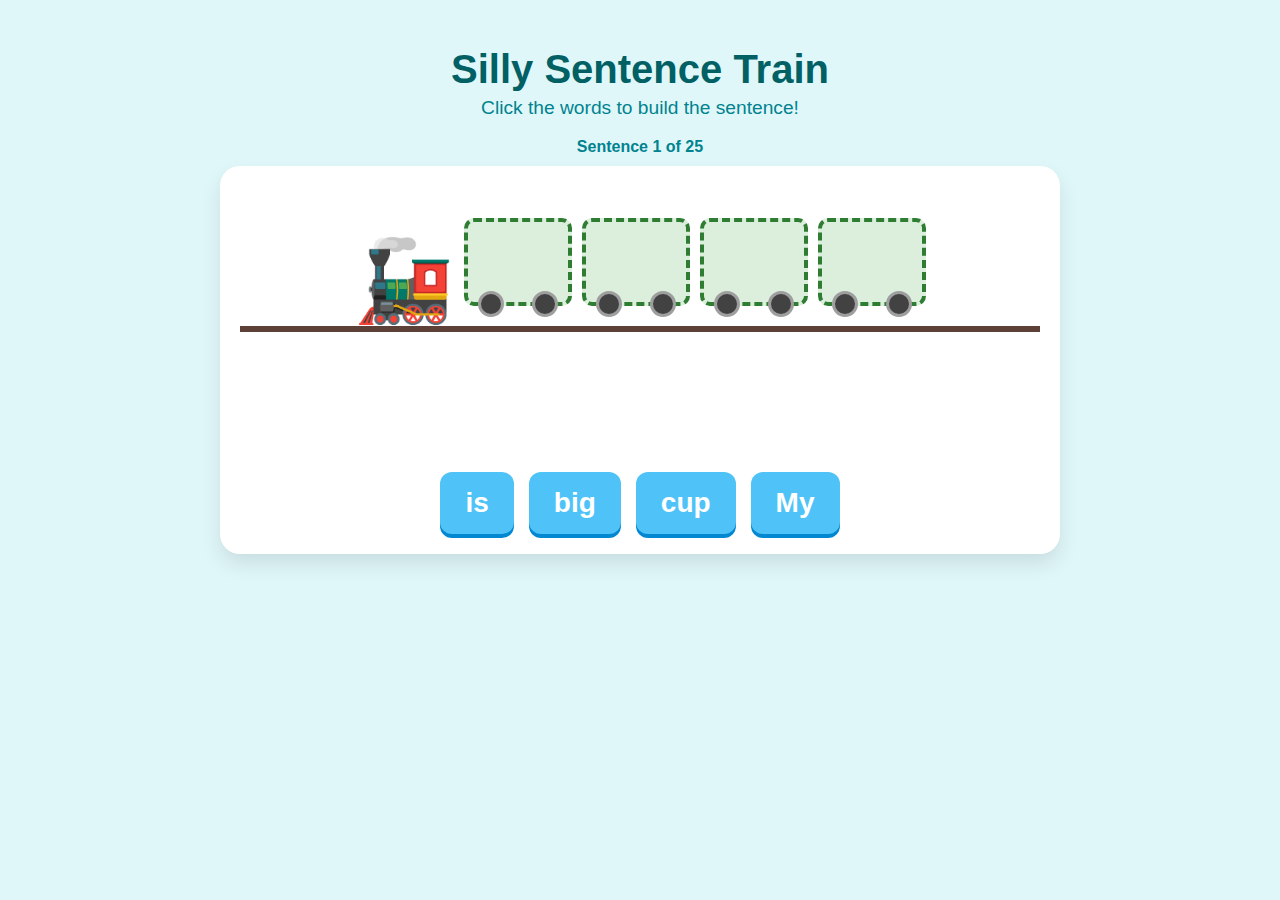
<file: anti-train.html>
<!DOCTYPE html>
<html lang="en">

<head>
    <meta charset="UTF-8">
    <meta name="viewport" content="width=device-width, initial-scale=1.0, user-scalable=no">
    <title>Silly Sentence Train</title>
    <style>
        body {
            font-family: 'Comic Sans MS', 'Chalkboard SE', sans-serif;
            background-color: #e0f7fa;
            text-align: center;
            margin: 0;
            padding: 20px;
            user-select: none;
            touch-action: manipulation;
        }

        h1 {
            color: #006064;
            font-size: 2.5em;
            margin-bottom: 5px;
        }

        p {
            color: #00838f;
            font-size: 1.2em;
            margin-top: 0;
        }

        #progress {
            color: #00838f;
            font-size: 1em;
            margin: 0 0 10px 0;
            font-weight: bold;
        }

        #game-area {
            background: white;
            border-radius: 20px;
            padding: 20px;
            max-width: 800px;
            margin: 0 auto;
            box-shadow: 0 10px 20px rgba(0, 0, 0, 0.1);
            position: relative;
            overflow: hidden;
        }

        /* Train Styles */
        #train-track {
            display: flex;
            align-items: flex-end;
            justify-content: center;
            gap: 10px;
            padding-bottom: 20px;
            border-bottom: 6px solid #5d4037;
            margin-bottom: 40px;
            min-height: 120px;
            flex-wrap: wrap;
        }

        .locomotive {
            font-size: 80px;
            line-height: 1;
            margin-bottom: -15px;
            cursor: pointer;
        }

        .boxcar {
            width: 100px;
            height: 80px;
            border-radius: 10px;
            display: flex;
            align-items: center;
            justify-content: center;
            position: relative;
            font-size: 24px;
            font-weight: bold;
            color: #333;
            cursor: pointer;
            transition: transform 0.2s, opacity 0.3s;
            border-width: 4px;
            border-style: solid;
        }

        /* Draw train wheels using CSS */
        .boxcar::after,
        .boxcar::before {
            content: '';
            position: absolute;
            bottom: -15px;
            width: 20px;
            height: 20px;
            background-color: #424242;
            border-radius: 50%;
            border: 3px solid #9e9e9e;
        }

        .boxcar::before {
            left: 10px;
        }

        .boxcar::after {
            right: 10px;
        }

        .boxcar:active {
            transform: scale(0.95);
        }

        .boxcar.empty {
            border-style: dashed;
        }

        /* Word enter animation */
        .boxcar.word-enter {
            animation: wordSlideIn 0.3s ease-out;
        }

        @keyframes wordSlideIn {
            from {
                transform: translateY(30px);
                opacity: 0.3;
            }

            to {
                transform: translateY(0);
                opacity: 1;
            }
        }

        /* Word Bank Styles */
        #word-bank {
            display: flex;
            justify-content: center;
            gap: 15px;
            flex-wrap: wrap;
            min-height: 60px;
        }

        .word-block {
            background-color: #4fc3f7;
            color: white;
            padding: 15px 25px;
            border-radius: 12px;
            font-size: 28px;
            font-weight: bold;
            cursor: pointer;
            box-shadow: 0 4px 0 #0288d1;
            transition: all 0.15s;
            touch-action: manipulation;
        }

        .word-block:active {
            transform: translateY(4px);
            box-shadow: 0 0 0 #0288d1;
        }

        /* Animation and Reward */
        #reward-area {
            font-size: 60px;
            height: 80px;
            margin: 20px 0;
            animation: bounce 1s infinite;
        }

        @keyframes bounce {

            0%,
            100% {
                transform: translateY(0);
            }

            50% {
                transform: translateY(-20px);
            }
        }

        .game-btn {
            color: white;
            border: none;
            padding: 15px 30px;
            font-size: 24px;
            border-radius: 50px;
            cursor: pointer;
            display: none;
            margin: 5px auto;
            font-family: inherit;
            touch-action: manipulation;
        }

        #next-btn {
            background-color: #66bb6a;
            box-shadow: 0 5px 0 #388e3c;
        }

        #next-btn:active {
            transform: translateY(5px);
            box-shadow: none;
        }

        #read-btn {
            background-color: #42a5f5;
            box-shadow: 0 5px 0 #1976d2;
        }

        #read-btn:active {
            transform: translateY(5px);
            box-shadow: none;
        }

        /* Confetti */
        .confetti {
            position: absolute;
            font-size: 30px;
            pointer-events: none;
            animation: confettiFall 2.5s ease-out forwards;
            z-index: 10;
        }

        @keyframes confettiFall {
            0% {
                opacity: 1;
                transform: translateY(0) rotate(0deg) scale(1);
            }

            100% {
                opacity: 0;
                transform: translateY(400px) rotate(720deg) scale(0.3);
            }
        }

        /* Mobile / touch improvements */
        @media (max-width: 600px) {
            h1 {
                font-size: 1.8em;
            }

            .boxcar {
                width: 80px;
                height: 65px;
                font-size: 20px;
            }

            .word-block {
                padding: 12px 18px;
                font-size: 22px;
            }

            .locomotive {
                font-size: 60px;
            }

            #reward-area {
                font-size: 45px;
                height: 60px;
            }

            .game-btn {
                font-size: 20px;
                padding: 12px 24px;
            }
        }
    </style>
</head>

<body>

    <h1>Silly Sentence Train</h1>
    <p>Click the words to build the sentence!</p>
    <p id="progress"></p>

    <div id="game-area">
        <div id="train-track">
            <div class="locomotive">🚂</div>
        </div>

        <div id="reward-area"></div>
        <div id="word-bank"></div>
        <button id="read-btn" class="game-btn" onclick="readSentence()" aria-label="Read the sentence again">Read It!
            🔊</button>
        <button id="next-btn" class="game-btn" onclick="nextLevel()" aria-label="Go to the next sentence">Next Train!
            ➔</button>
    </div>

    <script>
        // --- GAME DATA ---
        const levels = [
            { words: ["The", "dog", "can", "dig"], reward: "🐶 🦴" },
            { words: ["I", "see", "a", "bug"], reward: "👀 🐛" },
            { words: ["A", "cat", "is", "mad"], reward: "😾 💢" },
            { words: ["The", "pig", "is", "big"], reward: "🐷 🐖" },
            { words: ["He", "has", "a", "hat"], reward: "👦 🎩" },
            { words: ["The", "hen", "is", "red"], reward: "🐔 ❤️" },
            { words: ["I", "can", "hop", "fast"], reward: "🐇 💨" },
            { words: ["She", "got", "a", "pet"], reward: "👧 🐹" },
            { words: ["The", "sun", "is", "hot"], reward: "☀️ 🔥" },
            { words: ["We", "can", "run", "far"], reward: "🏃 🌈" },
            { words: ["A", "fox", "can", "run"], reward: "🦊 💨" },
            { words: ["My", "cup", "is", "big"], reward: "☕ 😊" },
            { words: ["The", "frog", "can", "hop"], reward: "🐸 🌿" },
            { words: ["I", "like", "the", "bus"], reward: "🚌 😄" },
            { words: ["A", "fish", "can", "swim"], reward: "🐟 🌊" },
            { words: ["He", "bit", "the", "nut"], reward: "🐿️ 🌰" },
            { words: ["She", "sat", "on", "it"], reward: "👧 🪑" },
            { words: ["The", "bun", "is", "yum"], reward: "🍞 😋" },
            { words: ["We", "hug", "the", "pup"], reward: "🤗 🐶" },
            { words: ["I", "met", "a", "hen"], reward: "👋 🐔" },
            { words: ["The", "rat", "is", "fat"], reward: "🐀 🧀" },
            { words: ["A", "van", "is", "red"], reward: "🚐 ❤️" },
            { words: ["Go", "pet", "the", "cat"], reward: "✋ 🐱" },
            { words: ["The", "cub", "can", "nap"], reward: "🐻 💤" },
            { words: ["I", "got", "a", "map"], reward: "🗺️ 🧭" },
        ];

        let levelOrder = [];
        let currentIndex = 0;
        let targetSentence = [];
        let trainSlots = [];
        let lastFilledIndex = -1; // tracks which boxcar just received a word

        // Pastel boxcar colour palettes: [background, border]
        const boxcarPalettes = [
            ["#ffcc80", "#ef6c00"],
            ["#f48fb1", "#c2185b"],
            ["#ce93d8", "#7b1fa2"],
            ["#90caf9", "#1565c0"],
            ["#a5d6a7", "#2e7d32"],
            ["#fff59d", "#f9a825"],
            ["#80cbc4", "#00695c"],
            ["#ef9a9a", "#c62828"],
            ["#b0bec5", "#37474f"],
            ["#ffab91", "#d84315"],
        ];

        // --- AUDIO ENGINE ---
        const audioCtx = new (window.AudioContext || window.webkitAudioContext)();

        function playSound(type) {
            if (audioCtx.state === 'suspended') audioCtx.resume();
            const osc = audioCtx.createOscillator();
            const gain = audioCtx.createGain();
            osc.connect(gain);
            gain.connect(audioCtx.destination);

            if (type === 'pop') {
                osc.type = 'sine';
                osc.frequency.setValueAtTime(400, audioCtx.currentTime);
                osc.frequency.exponentialRampToValueAtTime(600, audioCtx.currentTime + 0.1);
                gain.gain.setValueAtTime(0.3, audioCtx.currentTime);
                gain.gain.exponentialRampToValueAtTime(0.01, audioCtx.currentTime + 0.1);
                osc.start(); osc.stop(audioCtx.currentTime + 0.1);
            } else if (type === 'ding') {
                osc.type = 'sine';
                osc.frequency.setValueAtTime(523.25, audioCtx.currentTime);
                osc.frequency.exponentialRampToValueAtTime(1046.50, audioCtx.currentTime + 0.3);
                gain.gain.setValueAtTime(0.5, audioCtx.currentTime);
                gain.gain.exponentialRampToValueAtTime(0.01, audioCtx.currentTime + 0.5);
                osc.start(); osc.stop(audioCtx.currentTime + 0.5);
            } else if (type === 'toot') {
                osc.type = 'triangle';
                osc.frequency.setValueAtTime(350, audioCtx.currentTime);
                osc.frequency.setValueAtTime(450, audioCtx.currentTime + 0.2);
                gain.gain.setValueAtTime(0.3, audioCtx.currentTime);
                gain.gain.exponentialRampToValueAtTime(0.01, audioCtx.currentTime + 0.6);
                osc.start(); osc.stop(audioCtx.currentTime + 0.6);
            }
        }

        function speakWord(text) {
            if (!window.speechSynthesis) return; // guard
            const utterance = new SpeechSynthesisUtterance(text);
            utterance.rate = 0.85;
            utterance.pitch = 1.1;
            window.speechSynthesis.speak(utterance);
        }

        // --- CONFETTI ---
        function spawnConfetti() {
            const emojis = ["🎉", "⭐", "🌟", "🎊", "🥳", "🎈", "✨", "💛", "💚", "💜"];
            const area = document.getElementById('game-area');
            for (let i = 0; i < 18; i++) {
                const el = document.createElement('span');
                el.className = 'confetti';
                el.innerText = emojis[Math.floor(Math.random() * emojis.length)];
                el.style.left = Math.random() * 90 + 5 + '%';
                el.style.top = Math.random() * 20 + '%';
                el.style.animationDuration = (1.5 + Math.random() * 1.5) + 's';
                el.style.fontSize = (22 + Math.random() * 20) + 'px';
                area.appendChild(el);
                el.addEventListener('animationend', () => el.remove());
            }
        }

        // --- GAME LOGIC ---
        function shuffleArray(array) {
            for (let i = array.length - 1; i > 0; i--) {
                const j = Math.floor(Math.random() * (i + 1));
                [array[i], array[j]] = [array[j], array[i]];
            }
            return array;
        }

        function initLevelOrder() {
            levelOrder = [...Array(levels.length).keys()];
            shuffleArray(levelOrder);
            currentIndex = 0;
        }

        function updateProgress() {
            document.getElementById('progress').innerText =
                `Sentence ${currentIndex + 1} of ${levels.length}`;
        }

        function pickBoxcarColours() {
            // Pick a random palette for this level
            return boxcarPalettes[Math.floor(Math.random() * boxcarPalettes.length)];
        }

        let currentPalette = pickBoxcarColours();

        function loadLevel() {
            const levelIdx = levelOrder[currentIndex];
            targetSentence = levels[levelIdx].words;
            trainSlots = new Array(targetSentence.length).fill(null);
            lastFilledIndex = -1;
            currentPalette = pickBoxcarColours();

            document.getElementById('reward-area').innerText = "";
            document.getElementById('next-btn').style.display = 'none';
            document.getElementById('read-btn').style.display = 'none';

            updateProgress();
            renderTrain();

            let shuffledWords = shuffleArray([...targetSentence]);
            renderWordBank(shuffledWords);
        }

        function renderTrain() {
            const track = document.getElementById('train-track');
            track.innerHTML = '<div class="locomotive" onclick="playSound(\'toot\')" role="button" aria-label="Train whistle">🚂</div>';

            for (let i = 0; i < trainSlots.length; i++) {
                const car = document.createElement('div');
                const isFilled = trainSlots[i] !== null;
                car.className = 'boxcar' + (isFilled ? '' : ' empty');

                if (isFilled && i === lastFilledIndex) {
                    car.classList.add('word-enter');
                }

                // Colour
                if (isFilled) {
                    car.style.backgroundColor = currentPalette[0];
                    car.style.borderColor = currentPalette[1];
                } else {
                    car.style.backgroundColor = currentPalette[0] + '66'; // semi-transparent
                    car.style.borderColor = currentPalette[1];
                }

                car.innerText = trainSlots[i] || '';
                car.setAttribute('aria-label', isFilled ? 'Boxcar with word: ' + trainSlots[i] : 'Empty boxcar');
                car.setAttribute('role', 'button');

                if (trainSlots[i]) {
                    car.onclick = () => removeWordFromTrain(i, trainSlots[i]);
                }
                track.appendChild(car);
            }
        }

        function renderWordBank(words) {
            const bank = document.getElementById('word-bank');
            bank.innerHTML = '';
            words.forEach(word => {
                if (word !== null) {
                    const block = document.createElement('div');
                    block.className = 'word-block';
                    block.innerText = word;
                    block.setAttribute('role', 'button');
                    block.setAttribute('aria-label', 'Word: ' + word);
                    block.onclick = () => addWordToTrain(word);
                    bank.appendChild(block);
                }
            });
        }

        function addWordToTrain(word) {
            const emptyIndex = trainSlots.indexOf(null);
            if (emptyIndex !== -1) {
                playSound('pop');
                speakWord(word);
                trainSlots[emptyIndex] = word;
                lastFilledIndex = emptyIndex;

                const currentBankWords = Array.from(document.getElementById('word-bank').children).map(el => el.innerText);
                const wordIndex = currentBankWords.indexOf(word);
                currentBankWords.splice(wordIndex, 1);

                renderTrain();
                renderWordBank(currentBankWords);
                checkWin();
            }
        }

        function removeWordFromTrain(index, word) {
            playSound('pop');
            trainSlots[index] = null;
            lastFilledIndex = -1;

            const currentBankWords = Array.from(document.getElementById('word-bank').children).map(el => el.innerText);
            currentBankWords.push(word);

            renderTrain();
            renderWordBank(currentBankWords);
        }

        function checkWin() {
            if (!trainSlots.includes(null)) {
                if (trainSlots.join(' ') === targetSentence.join(' ')) {
                    setTimeout(() => {
                        playSound('ding');
                        setTimeout(() => playSound('toot'), 400);
                        speakWord(targetSentence.join(' '));
                        const levelIdx = levelOrder[currentIndex];
                        document.getElementById('reward-area').innerText = levels[levelIdx].reward;
                        document.getElementById('next-btn').style.display = 'block';
                        document.getElementById('read-btn').style.display = 'block';
                        document.getElementById('word-bank').innerHTML = '';
                        spawnConfetti();
                    }, 300);
                } else {
                    speakWord("Uh oh, that says: " + trainSlots.join(' '));
                }
            }
        }

        function readSentence() {
            speakWord(targetSentence.join(' '));
        }

        function nextLevel() {
            currentIndex++;
            if (currentIndex >= levels.length) {
                initLevelOrder(); // reshuffle and start over
            }
            loadLevel();
        }

        // Start the game!
        initLevelOrder();
        loadLevel();
    </script>
</body>

</html>
</file>
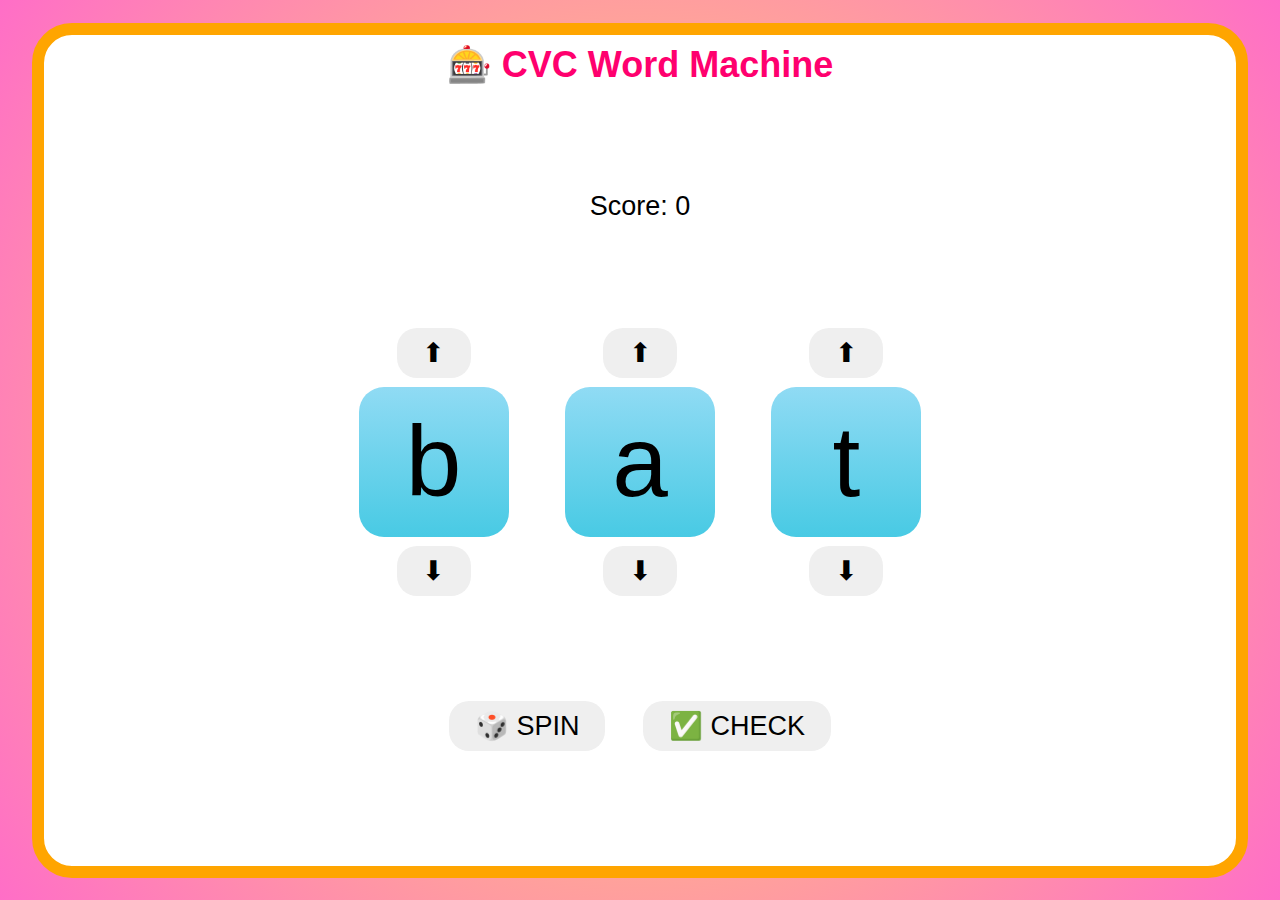
<file: ChatGPT-CVC.html>
<!DOCTYPE html>
<html lang="en">
<head>
<meta charset="UTF-8">
<meta name="viewport" content="width=device-width, initial-scale=1.0">
<title>CVC Word Slot Machine</title>
<style>
html, body {
  margin: 0;
  padding: 0;
  height: 100%;
  overflow: hidden;
  font-family: 'Comic Sans MS', cursive, sans-serif;
  background: radial-gradient(circle at center, #ffe066, #ff6ec7);
}

#app {
  height: 100vh;
  width: 100vw;
  display: flex;
  justify-content: center;
  align-items: center;
}

.machine {
  width: 95vw;
  height: 95vh;
  background: white;
  border-radius: 40px;
  border: 12px solid orange;
  display: flex;
  flex-direction: column;
  justify-content: space-between;
  align-items: center;
  padding: 1vh;
  box-sizing: border-box;
  position: relative;
}

h1 {
  font-size: clamp(28px, 4vh, 56px);
  margin: 0;
  color: #ff006e;
}

#score {
  font-size: clamp(18px, 3vh, 32px);
}

.reels {
  display: flex;
  justify-content: center;
  align-items: center;
  gap: 3vw;
}

.reel {
  display: flex;
  flex-direction: column;
  align-items: center;
}

.letter {
  width: clamp(70px, 12vw, 150px);
  height: clamp(70px, 12vw, 150px);
  font-size: clamp(40px, 8vw, 100px);
  background: linear-gradient(#90dbf4, #48cae4);
  border-radius: 25px;
  display: flex;
  justify-content: center;
  align-items: center;
  margin: 1vh;
}

button {
  font-size: clamp(18px, 3vh, 32px);
  padding: 1vh 2vw;
  border-radius: 20px;
  border: none;
  cursor: pointer;
}

.controls {
  display: flex;
  gap: 3vw;
}

#result {
  font-size: clamp(30px, 6vh, 60px);
}

.flash {
  box-shadow: 0 0 40px yellow;
}

canvas {
  position: absolute;
  top: 0;
  left: 0;
  pointer-events: none;
}
</style>
</head>
<body>
<div id="app">
  <div class="machine" id="machine">
    <canvas id="confetti"></canvas>
    <h1>🎰 CVC Word Machine</h1>
    <div id="score">Score: 0</div>

    <div class="reels" id="reels"></div>

    <div class="controls">
      <button onclick="spin()">🎲 SPIN</button>
      <button onclick="checkWord()">✅ CHECK</button>
    </div>

    <div id="result"></div>
  </div>
</div>

<script>
const consonants = "bcdfghjklmnpqrstvwxyz".split("");
const vowels = ["a","e","i","o","u"];
let current = ["b","a","t"];
let score = 0;

function generateAllCVC() {
  const list = new Set();
  consonants.forEach(c1 => {
    vowels.forEach(v => {
      consonants.forEach(c2 => {
        list.add(c1+v+c2);
      });
    });
  });
  return list;
}

const fullCVC = generateAllCVC();

const emojiMap = {
  dog:"🐶", cat:"🐱", sun:"☀️", hat:"🎩", pig:"🐷", bus:"🚌",
  bed:"🛏️", pen:"🖊️", cup:"☕", map:"🗺️", bug:"🐞", bat:"🦇",
  cap:"🧢", jam:"🍓", log:"🪵", fan:"🪭", net:"🥅", hop:"🐰",
  red:"🟥", box:"📦", fox:"🦊", hen:"🐔", cow:"🐮"
};

function speak(text) {
  if ("speechSynthesis" in window) {
    const utter = new SpeechSynthesisUtterance(text);
    utter.rate = 0.8;
    speechSynthesis.cancel();
    speechSynthesis.speak(utter);
  }
}

function playClick() {
  new Audio("https://actions.google.com/sounds/v1/cartoon/wood_plank_flicks.ogg").play().catch(()=>{});
}

function playWin() {
  new Audio("https://actions.google.com/sounds/v1/cartoon/concussive_drum_hit.ogg").play().catch(()=>{});
}

function buildReels() {
  const reels = document.getElementById("reels");
  reels.innerHTML = "";
  current.forEach((letter,i)=>{
    const reel = document.createElement("div");
    reel.className="reel";

    const up = document.createElement("button");
    up.innerText="⬆";
    up.onclick=()=>move(i,1);

    const box = document.createElement("div");
    box.className="letter";
    box.id="letter"+i;
    box.innerText=letter;

    const down = document.createElement("button");
    down.innerText="⬇";
    down.onclick=()=>move(i,-1);

    reel.appendChild(up);
    reel.appendChild(box);
    reel.appendChild(down);
    reels.appendChild(reel);
  });
}

function move(index,dir){
  playClick();
  const pool = index===1 ? vowels : consonants;
  const pos = pool.indexOf(current[index]);
  const next = (pos+dir+pool.length)%pool.length;
  current[index]=pool[next];
  document.getElementById("letter"+index).innerText=current[index];
  speak(current[index]);
  document.getElementById("result").innerText="";
}

function spin(){
  const machine=document.getElementById("machine");
  machine.classList.add("flash");
  let count=0;
  const interval=setInterval(()=>{
    current=[
      consonants[Math.floor(Math.random()*consonants.length)],
      vowels[Math.floor(Math.random()*vowels.length)],
      consonants[Math.floor(Math.random()*consonants.length)]
    ];
    buildReels();
    count++;
    if(count>15){
      clearInterval(interval);
      machine.classList.remove("flash");
    }
  },100);
}

function checkWord(){
  const word=current.join("");
  if(fullCVC.has(word)){
    score++;
    document.getElementById("score").innerText="Score: "+score;
    playWin();
    speak(word);
    const display = emojiMap[word] ? emojiMap[word] : word+" ⭐";
    document.getElementById("result").innerText="🎉 "+display;
    launchConfetti();
  } else {
    speak("Try again");
    document.getElementById("result").innerText="❌ Try Again";
  }
}

// 🎉 CONFETTI ANIMATION
const canvas = document.getElementById("confetti");
const ctx = canvas.getContext("2d");

function resizeCanvas(){
  canvas.width = canvas.parentElement.clientWidth;
  canvas.height = canvas.parentElement.clientHeight;
}
window.addEventListener("resize", resizeCanvas);
resizeCanvas();

function launchConfetti(){
  const pieces = [];
  for(let i=0;i<120;i++){
    pieces.push({
      x: Math.random()*canvas.width,
      y: -20,
      size: Math.random()*8+4,
      speed: Math.random()*3+2,
      color: `hsl(${Math.random()*360},100%,50%)`
    });
  }

  let frame=0;
  function draw(){
    ctx.clearRect(0,0,canvas.width,canvas.height);
    pieces.forEach(p=>{
      ctx.fillStyle=p.color;
      ctx.fillRect(p.x,p.y,p.size,p.size);
      p.y+=p.speed;
    });
    frame++;
    if(frame<120){
      requestAnimationFrame(draw);
    } else {
      ctx.clearRect(0,0,canvas.width,canvas.height);
    }
  }
  draw();
}

buildReels();
</script>
</body>
</html>
</file>
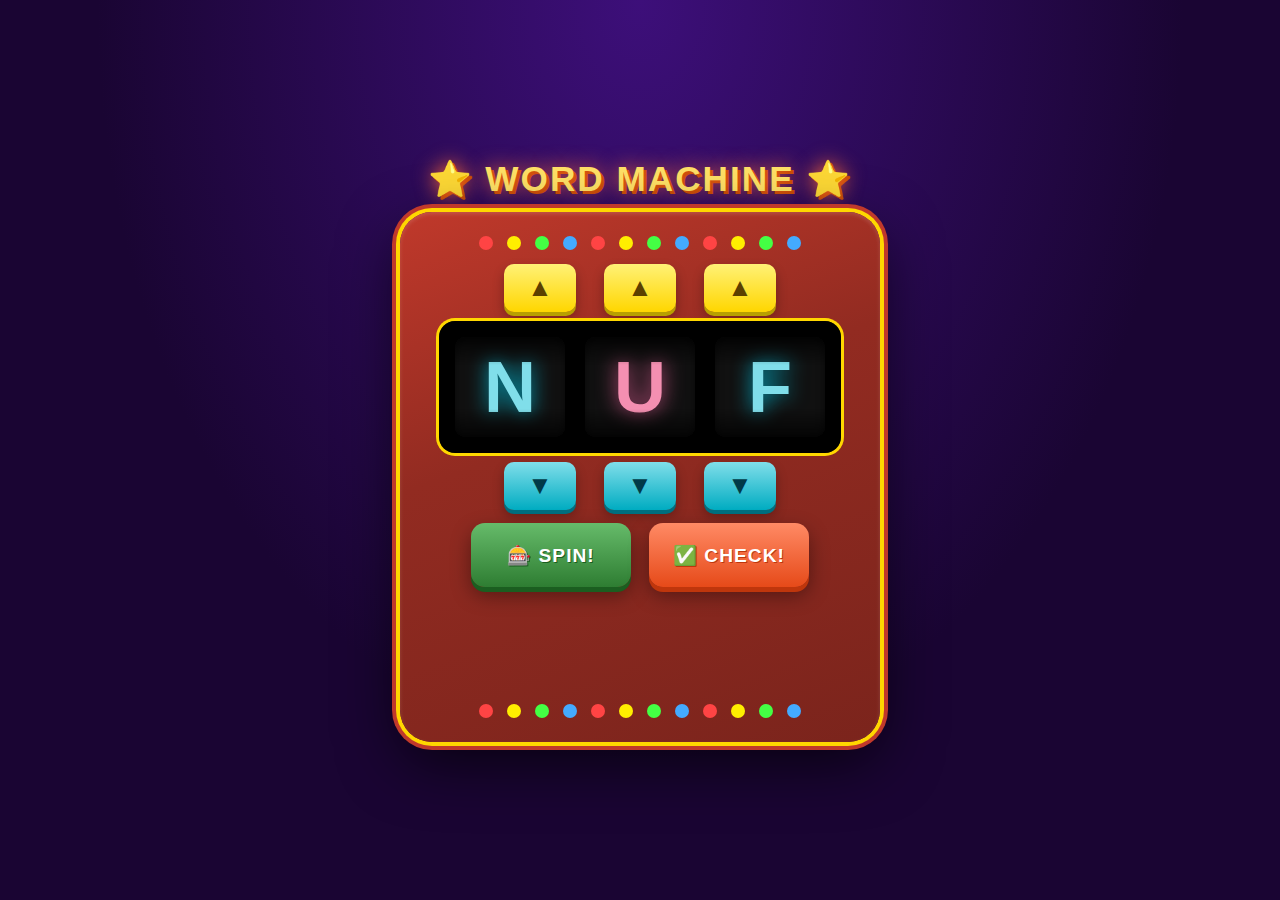
<file: claude-cvc-game.html>
<!DOCTYPE html>
<html lang="en">
<head>
<meta charset="UTF-8">
<meta name="viewport" content="width=device-width, initial-scale=1.0, maximum-scale=1.0, user-scalable=no">
<title>CVC Word Machine</title>
<style>
  *, *::before, *::after { box-sizing: border-box; margin: 0; padding: 0; }

  html, body {
    width: 100%; height: 100%;
    overflow: hidden;
    background: #1a0533;
    font-family: 'Arial Rounded MT Bold', 'Arial', sans-serif;
    touch-action: manipulation;
  }

  body {
    display: flex;
    flex-direction: column;
    align-items: center;
    justify-content: center;
    min-height: 100vh;
    min-height: 100dvh;
    background: radial-gradient(ellipse at top, #3d0f7a 0%, #1a0533 60%);
  }

  /* ── TITLE ── */
  #title {
    color: #FFE066;
    font-size: clamp(1.2rem, 4vw, 2.2rem);
    font-weight: 900;
    text-shadow: 0 0 20px #FF6B35, 3px 3px 0 #c44a00;
    letter-spacing: 2px;
    margin-bottom: clamp(4px, 1.5vh, 12px);
    text-transform: uppercase;
  }

  /* ── MACHINE SHELL ── */
  #machine {
    background: linear-gradient(160deg, #c0392b 0%, #922b21 40%, #7b241c 100%);
    border-radius: clamp(16px, 4vw, 32px);
    padding: clamp(10px, 2.5vw, 24px);
    box-shadow:
      0 0 0 4px #FFD700,
      0 0 0 8px #c0392b,
      0 20px 60px rgba(0,0,0,0.7),
      inset 0 2px 4px rgba(255,255,255,0.15);
    display: flex;
    flex-direction: column;
    align-items: center;
    gap: clamp(6px, 1.5vh, 14px);
    width: min(95vw, 480px);
  }

  /* ── REELS SECTION ── */
  #reels-section {
    display: flex;
    flex-direction: column;
    align-items: center;
    gap: clamp(4px, 1vh, 10px);
    width: 100%;
  }

  .arrow-row {
    display: flex;
    justify-content: center;
    gap: clamp(10px, 4vw, 28px);
    width: 100%;
  }

  .arrow-btn {
    width: clamp(44px, 11vw, 72px);
    height: clamp(32px, 6vh, 48px);
    border: none;
    border-radius: 10px;
    font-size: clamp(1rem, 3.5vw, 1.6rem);
    cursor: pointer;
    transition: transform 0.1s, filter 0.1s;
    display: flex; align-items: center; justify-content: center;
    user-select: none;
    -webkit-tap-highlight-color: transparent;
  }
  .arrow-btn.up {
    background: linear-gradient(180deg, #fff176 0%, #ffd600 100%);
    box-shadow: 0 4px 0 #b8a000, 0 6px 12px rgba(0,0,0,0.3);
    color: #5d4000;
  }
  .arrow-btn.down {
    background: linear-gradient(180deg, #80deea 0%, #00acc1 100%);
    box-shadow: 0 4px 0 #006f7f, 0 6px 12px rgba(0,0,0,0.3);
    color: #003a47;
  }
  .arrow-btn:active { transform: scale(0.92) translateY(2px); filter: brightness(0.9); }

  /* ── REELS ── */
  #reels {
    display: flex;
    gap: clamp(8px, 3vw, 20px);
    background: #000;
    border-radius: 16px;
    padding: clamp(8px, 2vw, 16px);
    box-shadow: inset 0 4px 20px rgba(0,0,0,0.8), 0 0 0 3px #FFD700;
  }

  .reel-window {
    width: clamp(64px, 16vw, 110px);
    height: clamp(64px, 13vh, 100px);
    overflow: hidden;
    border-radius: 10px;
    position: relative;
    background: #111;
    box-shadow: inset 0 2px 8px rgba(0,0,0,0.6);
  }

  /* gradient overlays top/bottom */
  .reel-window::before,
  .reel-window::after {
    content: '';
    position: absolute;
    left: 0; right: 0;
    height: 28%;
    z-index: 2;
    pointer-events: none;
  }
  .reel-window::before {
    top: 0;
    background: linear-gradient(to bottom, rgba(0,0,0,0.7), transparent);
  }
  .reel-window::after {
    bottom: 0;
    background: linear-gradient(to top, rgba(0,0,0,0.7), transparent);
  }

  .reel-strip {
    display: flex;
    flex-direction: column;
    align-items: center;
    transition: transform 0.18s cubic-bezier(0.25, 0.46, 0.45, 0.94);
    will-change: transform;
  }

  .reel-letter {
    width: clamp(64px, 16vw, 110px);
    height: clamp(64px, 13vh, 100px);
    display: flex;
    align-items: center;
    justify-content: center;
    font-size: clamp(2rem, 8vw, 4.5rem);
    font-weight: 900;
    color: #FFE066;
    text-shadow: 0 0 20px rgba(255,220,100,0.8), 2px 2px 0 rgba(0,0,0,0.5);
    flex-shrink: 0;
  }
  .reel-letter.consonant { color: #80deea; text-shadow: 0 0 20px rgba(0,200,230,0.8); }
  .reel-letter.vowel     { color: #f48fb1; text-shadow: 0 0 20px rgba(244,100,160,0.8); }

  /* spinning animation */
  @keyframes reel-spin {
    0%   { transform: translateY(0); }
    100% { transform: translateY(-200%); }
  }
  .spinning .reel-strip {
    animation: reel-blur 0.08s linear infinite;
  }
  @keyframes reel-blur {
    0%   { transform: translateY(0);     filter: blur(2px); }
    50%  { transform: translateY(-100%); filter: blur(4px); }
    100% { transform: translateY(0);     filter: blur(2px); }
  }

  /* ── BUTTONS ROW ── */
  #buttons {
    display: flex;
    gap: clamp(8px, 3vw, 18px);
    align-items: center;
    justify-content: center;
    width: 100%;
  }

  .main-btn {
    flex: 1;
    max-width: 160px;
    height: clamp(44px, 8vh, 64px);
    border: none;
    border-radius: 14px;
    font-size: clamp(0.85rem, 2.8vw, 1.2rem);
    font-weight: 900;
    cursor: pointer;
    letter-spacing: 1px;
    text-transform: uppercase;
    transition: transform 0.1s, filter 0.1s;
    -webkit-tap-highlight-color: transparent;
    user-select: none;
  }
  .main-btn:active { transform: scale(0.93) translateY(2px); filter: brightness(0.85); }

  #spin-btn {
    background: linear-gradient(180deg, #66bb6a 0%, #2e7d32 100%);
    box-shadow: 0 5px 0 #1b5e20, 0 8px 20px rgba(0,0,0,0.4);
    color: #fff;
    text-shadow: 1px 1px 0 #1b5e20;
  }
  #check-btn {
    background: linear-gradient(180deg, #ff8a65 0%, #e64a19 100%);
    box-shadow: 0 5px 0 #bf360c, 0 8px 20px rgba(0,0,0,0.4);
    color: #fff;
    text-shadow: 1px 1px 0 #bf360c;
  }

  /* ── RESULT DISPLAY ── */
  #result-area {
    width: 100%;
    min-height: clamp(50px, 12vh, 90px);
    display: flex;
    flex-direction: column;
    align-items: center;
    justify-content: center;
    gap: 4px;
  }

  #result-emoji {
    font-size: clamp(2rem, 8vw, 4rem);
    line-height: 1;
    transition: transform 0.3s cubic-bezier(0.34, 1.56, 0.64, 1);
    transform: scale(0);
  }
  #result-emoji.show { transform: scale(1); }

  #result-word {
    font-size: clamp(1rem, 3.5vw, 1.6rem);
    font-weight: 900;
    letter-spacing: 3px;
    color: #fff;
    text-transform: uppercase;
    opacity: 0;
    transition: opacity 0.3s;
  }
  #result-word.show { opacity: 1; }

  #result-msg {
    font-size: clamp(0.75rem, 2.5vw, 1rem);
    color: #ffe066;
    font-weight: 700;
    opacity: 0;
    transition: opacity 0.3s;
  }
  #result-msg.show { opacity: 1; }

  /* lights decoration */
  #lights {
    display: flex;
    gap: clamp(6px, 2vw, 14px);
    flex-wrap: nowrap;
  }
  .light {
    width: clamp(8px, 2vw, 14px);
    height: clamp(8px, 2vw, 14px);
    border-radius: 50%;
    animation: blink 1.2s infinite alternate;
  }
  .light:nth-child(odd)  { animation-delay: 0s; }
  .light:nth-child(even) { animation-delay: 0.6s; }
  @keyframes blink {
    0%   { opacity: 0.3; box-shadow: none; }
    100% { opacity: 1;   box-shadow: 0 0 8px 3px currentColor; }
  }
  .light.r { color: #ff4444; background: #ff4444; }
  .light.y { color: #ffee00; background: #ffee00; }
  .light.g { color: #44ff44; background: #44ff44; }
  .light.b { color: #44aaff; background: #44aaff; }

  /* ── CONFETTI ── */
  .confetti-piece {
    position: fixed;
    width: 10px; height: 10px;
    border-radius: 2px;
    pointer-events: none;
    z-index: 999;
    animation: confetti-fall 1.8s ease-in forwards;
  }
  @keyframes confetti-fall {
    0%   { transform: translateY(-20px) rotate(0deg);   opacity: 1; }
    100% { transform: translateY(100vh) rotate(720deg); opacity: 0; }
  }
</style>
</head>
<body>

<div id="title">⭐ Word Machine ⭐</div>

<div id="machine">

  <!-- top lights -->
  <div id="lights">
    <div class="light r"></div><div class="light y"></div><div class="light g"></div>
    <div class="light b"></div><div class="light r"></div><div class="light y"></div>
    <div class="light g"></div><div class="light b"></div><div class="light r"></div>
    <div class="light y"></div><div class="light g"></div><div class="light b"></div>
  </div>

  <div id="reels-section">
    <!-- up arrows -->
    <div class="arrow-row" id="up-row">
      <button class="arrow-btn up" onclick="stepLetter(0,-1)" aria-label="Left letter up">▲</button>
      <button class="arrow-btn up" onclick="stepLetter(1,-1)" aria-label="Middle letter up">▲</button>
      <button class="arrow-btn up" onclick="stepLetter(2,-1)" aria-label="Right letter up">▲</button>
    </div>

    <!-- reels -->
    <div id="reels">
      <div class="reel-window" id="reel-0"><div class="reel-strip" id="strip-0"></div></div>
      <div class="reel-window" id="reel-1"><div class="reel-strip" id="strip-1"></div></div>
      <div class="reel-window" id="reel-2"><div class="reel-strip" id="strip-2"></div></div>
    </div>

    <!-- down arrows -->
    <div class="arrow-row" id="down-row">
      <button class="arrow-btn down" onclick="stepLetter(0,1)" aria-label="Left letter down">▼</button>
      <button class="arrow-btn down" onclick="stepLetter(1,1)" aria-label="Middle letter down">▼</button>
      <button class="arrow-btn down" onclick="stepLetter(2,1)" aria-label="Right letter down">▼</button>
    </div>
  </div>

  <!-- action buttons -->
  <div id="buttons">
    <button class="main-btn" id="spin-btn" onclick="spinReels()">🎰 Spin!</button>
    <button class="main-btn" id="check-btn" onclick="checkWord()">✅ Check!</button>
  </div>

  <!-- result -->
  <div id="result-area">
    <div id="result-emoji"></div>
    <div id="result-word"></div>
    <div id="result-msg"></div>
  </div>

  <!-- bottom lights -->
  <div id="lights" style="transform:scaleX(-1)">
    <div class="light b"></div><div class="light g"></div><div class="light y"></div>
    <div class="light r"></div><div class="light b"></div><div class="light g"></div>
    <div class="light y"></div><div class="light r"></div><div class="light b"></div>
    <div class="light g"></div><div class="light y"></div><div class="light r"></div>
  </div>

</div>

<script>
/* ═══════════════════════════════════════════════════
   LETTER SETS
═══════════════════════════════════════════════════ */
const CONSONANTS = ['b','c','d','f','g','h','j','k','l','m','n','p','r','s','t','v','w','y','z'];
const VOWELS     = ['a','e','i','o','u'];

/* ═══════════════════════════════════════════════════
   FULL CVC WORD LIST  (appropriate for children)
   Each entry: [word, emoji or '⭐']
═══════════════════════════════════════════════════ */
const CVC_WORDS = {
  // A vowel
  bad:'😠', bag:'👜', ban:'🚫', bat:'🦇', bed:'🛏️', beg:'🙏',
  bet:'💰', bid:'💵', big:'🐘', bin:'🗑️', bit:'🔩', bob:'🎣',
  bog:'🌿', bop:'🎵', bot:'🤖', bud:'🌸', bug:'🐛', bun:'🍞',
  bus:'🚌', but:'⭐', cab:'🚕', can:'🥫', cap:'🧢', cat:'🐱',
  cob:'🌽', cod:'🐟', cog:'⚙️', cop:'👮', cot:'🛏️', cub:'🐻',
  cup:'☕', cut:'✂️', dab:'⭐', dad:'👨', dam:'🌊', den:'🦁',
  dew:'💧', did:'⭐', dig:'⛏️', dim:'💡', din:'🔊', dip:'🫙',
  dog:'🐶', dot:'⭐', dub:'🎙️', dug:'⛏️', dun:'⭐', fan:'🌀',
  fat:'⭐', fed:'🥄', fen:'🌿', fig:'🫐', fin:'🦈', fit:'💪',
  fix:'🔧', fob:'⭐', fog:'🌫️', fop:'⭐', fub:'⭐', fug:'⭐',
  fun:'🎉', fur:'🐾', gab:'💬', gal:'👩', gap:'⭐', gas:'⛽',
  gig:'🎸', gin:'🍸', gnu:'🦬', god:'✝️', got:'⭐', gum:'🍬',
  gun:'⭐', gut:'⭐', guy:'👦', had:'⭐', ham:'🍖', has:'⭐',
  hat:'🎩', hen:'🐔', hid:'⭐', him:'⭐', hip:'🕺', his:'⭐',
  hit:'⭐', hob:'⭐', hog:'🐖', hop:'🐇', hot:'🌶️', hug:'🤗',
  hum:'🎵', hut:'🛖', jab:'🥊', jag:'⭐', jam:'🍓', jar:'🫙',
  jet:'✈️', jib:'⛵', jig:'💃', job:'💼', jog:'🏃', jot:'📝',
  jug:'🫗', jut:'⭐', keg:'🪣', kid:'👧', kin:'👨‍👩‍👧', kit:'🧰',
  lab:'🔬', lad:'👦', lap:'🐾', led:'⭐', leg:'🦵', let:'⭐',
  lid:'🫙', lip:'💋', lit:'🕯️', log:'🪵', lot:'⭐', lug:'🧳',
  mad:'😡', man:'👨', map:'🗺️', mat:'🪃', men:'👨‍👨', met:'⭐',
  mid:'⭐', mix:'🥄', mob:'👥', mop:'🧹', mom:'👩', mud:'💩',
  mug:'☕', mum:'👩', nab:'⭐', nag:'🐴', nap:'😴', net:'🥅',
  nip:'⭐', nit:'⭐', nob:'⭐', nod:'⭐', nor:'⭐', not:'⭐',
  nun:'⛪', nut:'🥜', pad:'📝', pal:'👫', pan:'🍳', pat:'✋',
  peg:'⭐', pen:'🖊️', pet:'🐾', pig:'🐷', pin:'📌', pit:'⛳',
  pod:'🫛', pop:'🎈', pot:'🪴', pub:'🍺', pug:'🐶', pun:'😄',
  pup:'🐶', put:'⭐', rag:'⭐', ram:'🐏', ran:'⭐', rap:'🎤',
  rat:'🐀', red:'🔴', ref:'🏁', rep:'⭐', rid:'⭐', rig:'⚙️',
  rim:'⭐', rip:'✂️', rob:'⭐', rod:'🎣', rot:'⭐', rub:'⭐',
  rug:'🛋️', rum:'⭐', run:'🏃', rut:'⭐', sad:'😢', sag:'⭐',
  sap:'⭐', sat:'⭐', set:'🎬', sip:'☕', sit:'🪑', six:'6️⃣',
  sob:'😭', sod:'🌱', son:'👦', sop:'⭐', sub:'🥖', sum:'➕',
  sun:'☀️', tab:'📑', tan:'🌅', tap:'🚰', ten:'🔟', tip:'💡',
  top:'🏆', tub:'🛁', tug:'💪', van:'🚐', vat:'🪣', vet:'👨‍⚕️',
  vim:'⭐', vow:'💍', wag:'🐕', was:'⭐', web:'🕷️', wed:'💒',
  wet:'💦', win:'🏆', wit:'🧠', wok:'🥘', won:'🥇', yam:'🍠',
  yap:'🗣️', yep:'✅', yet:'⭐', yip:'⭐', yob:'⭐', yuk:'🤢',
  zap:'⚡', zen:'🧘', zig:'⭐', zip:'🤐', zit:'⭐', zap:'⚡',
};

// Block inappropriate words
const BLOCKED = new Set(['sex','fuk','ass','dum','cum','cun','tit','nob','nun']);
// (mild ones already excluded from map or given ⭐)

/* ═══════════════════════════════════════════════════
   STATE
═══════════════════════════════════════════════════ */
let indices = [0, 0, 0];  // index into each letter list
let isSpinning = false;
let audioCtx = null;

function getLetterList(col) {
  return col === 1 ? VOWELS : CONSONANTS;
}

function currentWord() {
  return [0,1,2].map(i => getLetterList(i)[indices[i]]).join('');
}

/* ═══════════════════════════════════════════════════
   AUDIO (Web Audio API)
═══════════════════════════════════════════════════ */
function getAudioCtx() {
  if (!audioCtx) audioCtx = new (window.AudioContext || window.webkitAudioContext)();
  return audioCtx;
}

function playClick() {
  try {
    const ctx = getAudioCtx();
    const o = ctx.createOscillator();
    const g = ctx.createGain();
    o.connect(g); g.connect(ctx.destination);
    o.type = 'sine';
    o.frequency.setValueAtTime(800, ctx.currentTime);
    o.frequency.exponentialRampToValueAtTime(400, ctx.currentTime + 0.08);
    g.gain.setValueAtTime(0.3, ctx.currentTime);
    g.gain.exponentialRampToValueAtTime(0.001, ctx.currentTime + 0.1);
    o.start(ctx.currentTime);
    o.stop(ctx.currentTime + 0.12);
  } catch(e) {}
}

function playSpinTick() {
  try {
    const ctx = getAudioCtx();
    const o = ctx.createOscillator();
    const g = ctx.createGain();
    o.connect(g); g.connect(ctx.destination);
    o.type = 'sawtooth';
    o.frequency.setValueAtTime(200 + Math.random()*300, ctx.currentTime);
    g.gain.setValueAtTime(0.15, ctx.currentTime);
    g.gain.exponentialRampToValueAtTime(0.001, ctx.currentTime + 0.04);
    o.start(ctx.currentTime);
    o.stop(ctx.currentTime + 0.05);
  } catch(e) {}
}

function playSuccess() {
  try {
    const ctx = getAudioCtx();
    const notes = [523.25, 659.25, 783.99, 1046.5]; // C E G C
    notes.forEach((freq, i) => {
      const o = ctx.createOscillator();
      const g = ctx.createGain();
      o.connect(g); g.connect(ctx.destination);
      o.type = 'sine';
      const t = ctx.currentTime + i * 0.12;
      o.frequency.setValueAtTime(freq, t);
      g.gain.setValueAtTime(0, t);
      g.gain.linearRampToValueAtTime(0.35, t + 0.04);
      g.gain.exponentialRampToValueAtTime(0.001, t + 0.35);
      o.start(t);
      o.stop(t + 0.4);
    });
  } catch(e) {}
}

function playWrong() {
  try {
    const ctx = getAudioCtx();
    const o = ctx.createOscillator();
    const g = ctx.createGain();
    o.connect(g); g.connect(ctx.destination);
    o.type = 'square';
    o.frequency.setValueAtTime(180, ctx.currentTime);
    o.frequency.exponentialRampToValueAtTime(80, ctx.currentTime + 0.3);
    g.gain.setValueAtTime(0.2, ctx.currentTime);
    g.gain.exponentialRampToValueAtTime(0.001, ctx.currentTime + 0.35);
    o.start(ctx.currentTime);
    o.stop(ctx.currentTime + 0.4);
  } catch(e) {}
}

/* ═══════════════════════════════════════════════════
   REEL RENDERING
═══════════════════════════════════════════════════ */
function buildStrip(col) {
  const strip = document.getElementById('strip-' + col);
  const list  = getLetterList(col);
  const cls   = col === 1 ? 'vowel' : 'consonant';
  strip.innerHTML = '';
  // render prev, current, next for smooth scrolling
  [-1, 0, 1].forEach(offset => {
    const idx = ((indices[col] + offset) % list.length + list.length) % list.length;
    const div = document.createElement('div');
    div.className = 'reel-letter ' + cls;
    div.textContent = list[idx].toUpperCase();
    strip.appendChild(div);
  });
  // center on middle item
  const h = document.querySelector('.reel-window').clientHeight;
  strip.style.transition = 'none';
  strip.style.transform  = `translateY(-${h}px)`;
}

function initReels() {
  // Random start positions
  indices[0] = Math.floor(Math.random() * CONSONANTS.length);
  indices[1] = Math.floor(Math.random() * VOWELS.length);
  indices[2] = Math.floor(Math.random() * CONSONANTS.length);
  [0,1,2].forEach(col => buildStrip(col));
}

/* ═══════════════════════════════════════════════════
   STEP (arrow buttons)
═══════════════════════════════════════════════════ */
function stepLetter(col, dir) {
  if (isSpinning) return;
  playClick();
  clearResult();

  const list = getLetterList(col);
  const strip = document.getElementById('strip-' + col);
  const h     = document.querySelector('.reel-window').clientHeight;

  // Animate strip in the direction
  strip.style.transition = 'transform 0.18s cubic-bezier(0.25,0.46,0.45,0.94)';
  strip.style.transform  = `translateY(${dir === -1 ? 0 : -h*2}px)`;

  setTimeout(() => {
    indices[col] = ((indices[col] + dir) % list.length + list.length) % list.length;
    buildStrip(col);
  }, 180);
}

/* ═══════════════════════════════════════════════════
   SPIN
═══════════════════════════════════════════════════ */
function spinReels() {
  if (isSpinning) return;
  isSpinning = true;
  clearResult();

  const spinDurations = [900, 1150, 1400]; // staggered stop
  const tickInterval  = 70;
  const tickers = [];

  [0,1,2].forEach(col => {
    const reel = document.getElementById('reel-' + col);
    reel.classList.add('spinning');

    // Random final index
    const list = getLetterList(col);
    const finalIdx = Math.floor(Math.random() * list.length);

    const ticker = setInterval(playSpinTick, tickInterval + col * 20);
    tickers.push(ticker);

    setTimeout(() => {
      reel.classList.remove('spinning');
      clearInterval(ticker);
      indices[col] = finalIdx;
      buildStrip(col);
      if (col === 2) isSpinning = false;
    }, spinDurations[col]);
  });
}

/* ═══════════════════════════════════════════════════
   CHECK WORD
═══════════════════════════════════════════════════ */
function checkWord() {
  if (isSpinning) return;
  const word = currentWord();

  if (BLOCKED.has(word)) {
    showResult(false, word, null);
    return;
  }

  const emoji = CVC_WORDS[word];
  if (emoji !== undefined) {
    showResult(true, word, emoji || '⭐');
    playSuccess();
    launchConfetti();
  } else {
    showResult(false, word, null);
    playWrong();
  }
}

/* ═══════════════════════════════════════════════════
   RESULT DISPLAY
═══════════════════════════════════════════════════ */
function clearResult() {
  const el = document.getElementById('result-emoji');
  const ew = document.getElementById('result-word');
  const em = document.getElementById('result-msg');
  el.classList.remove('show'); ew.classList.remove('show'); em.classList.remove('show');
  setTimeout(() => { el.textContent=''; ew.textContent=''; em.textContent=''; }, 300);
}

function showResult(correct, word, emoji) {
  const el = document.getElementById('result-emoji');
  const ew = document.getElementById('result-word');
  const em = document.getElementById('result-msg');

  if (correct) {
    el.textContent = emoji;
    ew.textContent = word.toUpperCase();
    em.textContent = '🌟 Great job! That\'s a real word! 🌟';
  } else {
    el.textContent = '❓';
    ew.textContent = word.toUpperCase();
    em.textContent = 'Keep trying! Spin or change the letters!';
  }

  requestAnimationFrame(() => {
    el.classList.add('show');
    ew.classList.add('show');
    em.classList.add('show');
  });
}

/* ═══════════════════════════════════════════════════
   CONFETTI
═══════════════════════════════════════════════════ */
function launchConfetti() {
  const colors = ['#ff4444','#ffee00','#44ff44','#44aaff','#ff44ff','#ff8800'];
  for (let i = 0; i < 40; i++) {
    const el = document.createElement('div');
    el.className = 'confetti-piece';
    el.style.cssText = `
      left:${Math.random()*100}vw;
      top:-10px;
      background:${colors[Math.floor(Math.random()*colors.length)]};
      animation-duration:${1.2+Math.random()*1}s;
      animation-delay:${Math.random()*0.4}s;
      transform:rotate(${Math.random()*360}deg);
    `;
    document.body.appendChild(el);
    setTimeout(() => el.remove(), 2500);
  }
}

/* ═══════════════════════════════════════════════════
   INIT
═══════════════════════════════════════════════════ */
window.addEventListener('load', () => {
  initReels();
});
</script>
</body>
</html>
</file>
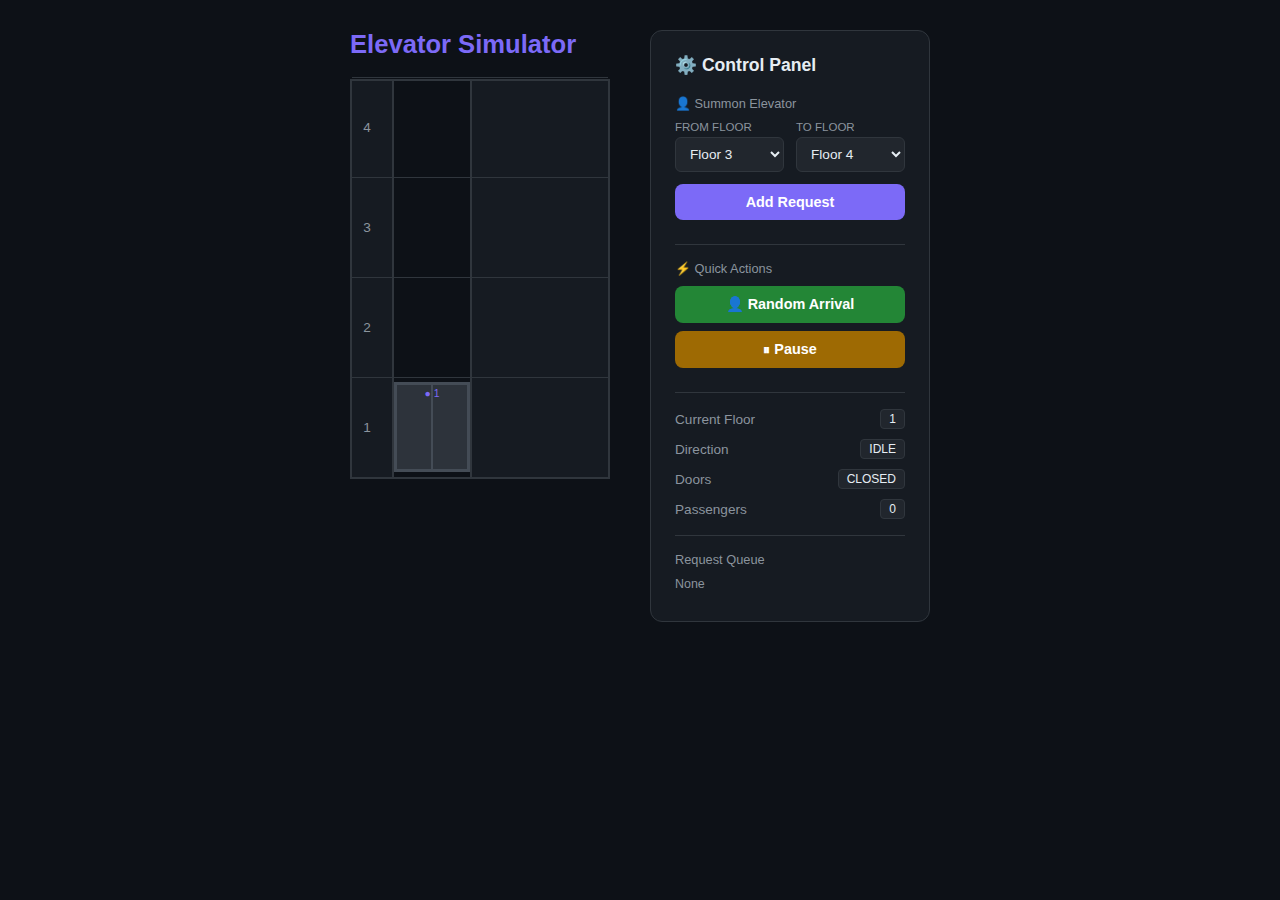
<file: claude-elevator.html>
<!DOCTYPE html>
<html lang="en">
<head>
<meta charset="UTF-8">
<meta name="viewport" content="width=device-width, initial-scale=1.0">
<title>Elevator Simulator</title>
<style>
  * { margin: 0; padding: 0; box-sizing: border-box; }
  body {
    background: #0d1117;
    color: #e6edf3;
    font-family: 'Segoe UI', sans-serif;
    display: flex;
    align-items: flex-start;
    justify-content: center;
    min-height: 100vh;
    padding: 30px 20px;
    gap: 40px;
  }
  h1 {
    color: #7c6af7;
    font-size: 1.6rem;
    margin-bottom: 20px;
  }
  /* Building */
  #building-section { display: flex; flex-direction: column; align-items: flex-start; }
  #building {
    position: relative;
    width: 260px;
    height: 400px;
    border: 2px solid #30363d;
    background: #161b22;
  }
  .floor-row {
    position: absolute;
    left: 0; right: 0;
    border-top: 1px solid #30363d;
    display: flex;
    align-items: center;
  }
  .floor-label {
    width: 30px;
    text-align: center;
    font-size: 0.85rem;
    color: #8b949e;
    flex-shrink: 0;
  }
  .floor-area {
    flex: 1;
    position: relative;
    height: 100%;
  }
  /* Elevator shaft */
  #shaft {
    position: absolute;
    left: 90px;
    top: 0; bottom: 0;
    width: 80px;
    background: #0d1117;
    border-left: 2px solid #30363d;
    border-right: 2px solid #30363d;
  }
  /* Elevator car */
  #elevator-car {
    position: absolute;
    left: 0; right: 0;
    height: 90px;
    background: #1c2128;
    border: 2px solid #444c56;
    overflow: hidden;
    transition: bottom 0.6s cubic-bezier(0.4,0,0.2,1);
  }
  #door-left, #door-right {
    position: absolute;
    top: 0; bottom: 0;
    width: 50%;
    background: #2d333b;
    border: 1px solid #444c56;
    transition: width 0.4s ease;
    z-index: 2;
  }
  #door-left { left: 0; }
  #door-right { right: 0; }
  #elevator-car.doors-open #door-left { width: 0; }
  #elevator-car.doors-open #door-right { width: 0; }
  #floor-display {
    position: absolute;
    top: 4px; left: 0; right: 0;
    text-align: center;
    font-size: 0.65rem;
    color: #7c6af7;
    z-index: 3;
    pointer-events: none;
  }
  /* Waiting people on floors */
  .waiting-area {
    position: absolute;
    bottom: 2px;
    left: 2px;
    display: flex;
    gap: 2px;
    align-items: flex-end;
  }
  /* Inside elevator people */
  #inside-people {
    position: absolute;
    bottom: 2px; left: 0; right: 0;
    display: flex;
    justify-content: center;
    gap: 2px;
    z-index: 1;
  }
  /* Control Panel */
  #panel {
    background: #161b22;
    border: 1px solid #30363d;
    border-radius: 12px;
    padding: 24px;
    width: 280px;
    flex-shrink: 0;
  }
  #panel h2 {
    font-size: 1.1rem;
    margin-bottom: 20px;
    display: flex;
    align-items: center;
    gap: 8px;
  }
  .section-label {
    font-size: 0.8rem;
    color: #8b949e;
    margin-bottom: 10px;
    display: flex;
    align-items: center;
    gap: 6px;
  }
  .row { display: flex; gap: 12px; margin-bottom: 12px; }
  .field { flex: 1; display: flex; flex-direction: column; gap: 4px; }
  .field label { font-size: 0.72rem; color: #8b949e; text-transform: uppercase; }
  .field select {
    background: #21262d;
    color: #e6edf3;
    border: 1px solid #30363d;
    border-radius: 6px;
    padding: 8px 10px;
    font-size: 0.85rem;
    cursor: pointer;
    width: 100%;
  }
  .btn {
    width: 100%;
    padding: 10px;
    border: none;
    border-radius: 8px;
    font-size: 0.9rem;
    font-weight: 600;
    cursor: pointer;
    transition: opacity 0.15s;
    margin-bottom: 8px;
  }
  .btn:hover { opacity: 0.85; }
  .btn-primary { background: #7c6af7; color: #fff; }
  .btn-green { background: #238636; color: #fff; }
  .btn-yellow { background: #9e6a03; color: #fff; }
  hr { border: none; border-top: 1px solid #30363d; margin: 16px 0; }
  .stat-row {
    display: flex;
    justify-content: space-between;
    align-items: center;
    margin-bottom: 10px;
    font-size: 0.85rem;
    color: #8b949e;
  }
  .badge {
    background: #21262d;
    border: 1px solid #30363d;
    border-radius: 4px;
    padding: 2px 8px;
    font-size: 0.75rem;
    color: #e6edf3;
  }
  #queue-list {
    margin-top: 10px;
    font-size: 0.78rem;
    color: #8b949e;
    min-height: 20px;
  }
  .queue-item {
    display: inline-block;
    background: #21262d;
    border: 1px solid #30363d;
    border-radius: 4px;
    padding: 2px 6px;
    margin: 2px;
  }
</style>
</head>
<body>

<div id="building-section">
  <h1>Elevator Simulator</h1>
  <div id="building">
    <div id="shaft">
      <div id="elevator-car">
        <div id="floor-display">● 1</div>
        <div id="door-left"></div>
        <div id="door-right"></div>
        <div id="inside-people"></div>
      </div>
    </div>
    <!-- Floor rows added by JS -->
  </div>
</div>

<div id="panel">
  <h2>⚙️ Control Panel</h2>

  <div class="section-label">👤 Summon Elevator</div>
  <div class="row">
    <div class="field">
      <label>From Floor</label>
      <select id="from-floor">
        <option value="1">Floor 1</option>
        <option value="2">Floor 2</option>
        <option value="3" selected>Floor 3</option>
        <option value="4">Floor 4</option>
      </select>
    </div>
    <div class="field">
      <label>To Floor</label>
      <select id="to-floor">
        <option value="1">Floor 1</option>
        <option value="2">Floor 2</option>
        <option value="3">Floor 3</option>
        <option value="4" selected>Floor 4</option>
      </select>
    </div>
  </div>
  <button class="btn btn-primary" onclick="addRequest()">Add Request</button>
  <hr>
  <div class="section-label">⚡ Quick Actions</div>
  <button class="btn btn-green" onclick="randomArrival()">👤 Random Arrival</button>
  <button class="btn btn-yellow" id="pause-btn" onclick="togglePause()">⏸ Pause</button>
  <hr>
  <div class="stat-row"><span>Current Floor</span><span id="stat-floor" class="badge">1</span></div>
  <div class="stat-row"><span>Direction</span><span id="stat-dir" class="badge">IDLE</span></div>
  <div class="stat-row"><span>Doors</span><span id="stat-doors" class="badge">CLOSED</span></div>
  <div class="stat-row"><span>Passengers</span><span id="stat-pass" class="badge">0</span></div>
  <hr>
  <div class="section-label">Request Queue</div>
  <div id="queue-list">None</div>
</div>

<script>
// ── CONFIG ──────────────────────────────────────────────────────────────
const FLOORS = 4;
const FLOOR_HEIGHT = 100; // px per floor in building div
const CAR_HEIGHT = 90;    // px

// ── STATE ────────────────────────────────────────────────────────────────
let currentFloor = 1;      // 1-based
let direction = 'IDLE';    // 'UP','DOWN','IDLE'
let doorsOpen = false;
let paused = false;
let busy = false;           // true while animating/waiting

// Each request: {from, to, id}
let waitingQueue = [];      // not yet picked up
let insidePassengers = [];  // {to, id}
let waitingOnFloor = {};    // floor -> [{to, id}]

for (let f = 1; f <= FLOORS; f++) waitingOnFloor[f] = [];

let requestId = 0;
let animFrame = null;
let tickTimer = null;

// ── BUILD VISUAL FLOORS ──────────────────────────────────────────────────
const building = document.getElementById('building');
building.style.height = (FLOORS * FLOOR_HEIGHT) + 'px';

for (let f = FLOORS; f >= 1; f--) {
  const row = document.createElement('div');
  row.className = 'floor-row';
  row.id = `floor-row-${f}`;
  row.style.bottom = ((f - 1) * FLOOR_HEIGHT) + 'px';
  row.style.height = FLOOR_HEIGHT + 'px';
  row.style.top = 'auto';
  row.innerHTML = `<div class="floor-label">${f}</div><div class="floor-area" id="floor-area-${f}"></div>`;
  building.appendChild(row);
}

// shaft position
const shaft = document.getElementById('shaft');
shaft.style.left = '40px';
shaft.style.width = '80px';

// ── ELEVATOR CAR POSITION ────────────────────────────────────────────────
const car = document.getElementById('elevator-car');
car.style.height = CAR_HEIGHT + 'px';

function setCarVisual(floor) {
  // bottom of car aligns with bottom of floor band
  const bottom = (floor - 1) * FLOOR_HEIGHT + (FLOOR_HEIGHT - CAR_HEIGHT) / 2;
  car.style.bottom = bottom + 'px';
  document.getElementById('floor-display').textContent = `● ${floor}`;
}
setCarVisual(1);

// ── STICK FIGURE SVG ─────────────────────────────────────────────────────
function stickFigure(color = '#7c6af7', small = false) {
  const s = small ? 0.55 : 0.8;
  const w = Math.round(18 * s), h = Math.round(32 * s);
  return `<svg width="${w}" height="${h}" viewBox="0 0 18 32" xmlns="http://www.w3.org/2000/svg">
    <circle cx="9" cy="4" r="3.5" fill="${color}"/>
    <line x1="9" y1="7.5" x2="9" y2="20" stroke="${color}" stroke-width="2"/>
    <line x1="9" y1="11" x2="4" y2="17" stroke="${color}" stroke-width="1.8"/>
    <line x1="9" y1="11" x2="14" y2="17" stroke="${color}" stroke-width="1.8"/>
    <line x1="9" y1="20" x2="5" y2="30" stroke="${color}" stroke-width="1.8"/>
    <line x1="9" y1="20" x2="13" y2="30" stroke="${color}" stroke-width="1.8"/>
  </svg>`;
}

function renderWaiting() {
  for (let f = 1; f <= FLOORS; f++) {
    const area = document.getElementById(`floor-area-${f}`);
    if (!area) continue;
    // left side of shaft relative to floor-area
    const people = waitingOnFloor[f];
    let html = `<div class="waiting-area" style="right:${building.offsetWidth - shaft.offsetLeft + 6}px;left:auto;">`;
    people.forEach(() => { html += stickFigure('#e6ae4a', false); });
    html += '</div>';
    area.innerHTML = html;
  }
}

function renderInside() {
  const el = document.getElementById('inside-people');
  el.innerHTML = insidePassengers.map(() => stickFigure('#a5f3a5', true)).join('');
}

// ── STATS ─────────────────────────────────────────────────────────────────
function updateStats() {
  document.getElementById('stat-floor').textContent = currentFloor;
  document.getElementById('stat-dir').textContent = direction;
  document.getElementById('stat-doors').textContent = doorsOpen ? 'OPEN' : 'CLOSED';
  document.getElementById('stat-pass').textContent = insidePassengers.length;

  const all = waitingQueue.map(r => `${r.from}→${r.to}`);
  const qel = document.getElementById('queue-list');
  if (all.length === 0) {
    qel.innerHTML = 'None';
  } else {
    qel.innerHTML = all.map(s => `<span class="queue-item">${s}</span>`).join('');
  }
}

// ── PAUSE / RESUME ────────────────────────────────────────────────────────
function togglePause() {
  paused = !paused;
  const btn = document.getElementById('pause-btn');
  btn.textContent = paused ? '▶ Resume' : '⏸ Pause';
  btn.style.background = paused ? '#1f6feb' : '#9e6a03';
  if (!paused && !busy) tick();
}

// ── ADD REQUEST ──────────────────────────────────────────────────────────
function addRequest() {
  const from = parseInt(document.getElementById('from-floor').value);
  const to = parseInt(document.getElementById('to-floor').value);
  if (from === to) { alert('From and To floors must differ.'); return; }
  enqueue(from, to);
}

function randomArrival() {
  let from, to;
  do {
    from = Math.ceil(Math.random() * FLOORS);
    to = Math.ceil(Math.random() * FLOORS);
  } while (from === to);
  enqueue(from, to);
}

function enqueue(from, to) {
  const id = ++requestId;
  waitingQueue.push({ from, to, id });
  waitingOnFloor[from].push({ to, id });
  renderWaiting();
  updateStats();
  if (!busy && !paused) tick();
}

// ── ELEVATOR ALGORITHM (SCAN) ─────────────────────────────────────────────
function getNextStop() {
  // Collect all stops needed:
  //   - floors where waiting passengers want to board (from)
  //   - floors where inside passengers want to exit (to)
  const pickups = [...new Set(waitingQueue.map(r => r.from))];
  const dropoffs = [...new Set(insidePassengers.map(p => p.to))];
  const allStops = [...new Set([...pickups, ...dropoffs])];

  if (allStops.length === 0) return null;

  // SCAN: prefer stops in current direction first
  if (direction === 'UP') {
    const ahead = allStops.filter(f => f > currentFloor).sort((a, b) => a - b);
    if (ahead.length) return ahead[0];
    const behind = allStops.filter(f => f < currentFloor).sort((a, b) => b - a);
    if (behind.length) return behind[0];
  } else if (direction === 'DOWN') {
    const ahead = allStops.filter(f => f < currentFloor).sort((a, b) => b - a);
    if (ahead.length) return ahead[0];
    const behind = allStops.filter(f => f > currentFloor).sort((a, b) => a - b);
    if (behind.length) return behind[0];
  }
  // IDLE — go to closest
  return allStops.reduce((best, f) =>
    Math.abs(f - currentFloor) < Math.abs(best - currentFloor) ? f : best
  );
}

// ── ANIMATION HELPERS ─────────────────────────────────────────────────────
function wait(ms) {
  return new Promise(resolve => {
    if (paused) {
      // poll until unpaused
      const check = () => paused ? setTimeout(check, 100) : resolve();
      setTimeout(check, 100);
    } else {
      setTimeout(resolve, ms);
    }
  });
}

async function openDoors() {
  doorsOpen = true;
  car.classList.add('doors-open');
  document.getElementById('stat-doors').textContent = 'OPEN';
  await wait(600);
}

async function closeDoors() {
  doorsOpen = false;
  car.classList.remove('doors-open');
  document.getElementById('stat-doors').textContent = 'CLOSED';
  await wait(500);
}

async function moveToFloor(target) {
  if (target === currentFloor) return;
  direction = target > currentFloor ? 'UP' : 'DOWN';
  document.getElementById('stat-dir').textContent = direction;

  // Animate floor by floor for realism
  while (currentFloor !== target) {
    if (paused) { await wait(100); continue; }
    const step = direction === 'UP' ? 1 : -1;
    currentFloor += step;
    setCarVisual(currentFloor);
    document.getElementById('stat-floor').textContent = currentFloor;
    await wait(600);
  }
}

async function boardAndAlight() {
  // Alight passengers whose destination is currentFloor
  const alighting = insidePassengers.filter(p => p.to === currentFloor);
  if (alighting.length > 0) {
    insidePassengers = insidePassengers.filter(p => p.to !== currentFloor);
    renderInside();
    await wait(300);
  }

  // Board waiting passengers at currentFloor
  const boarding = waitingOnFloor[currentFloor].slice();
  if (boarding.length > 0) {
    waitingOnFloor[currentFloor] = [];
    // Remove from waitingQueue
    const ids = boarding.map(p => p.id);
    waitingQueue = waitingQueue.filter(r => !ids.includes(r.id));
    insidePassengers.push(...boarding);
    renderWaiting();
    renderInside();
    await wait(400);
  }

  updateStats();
}

// ── MAIN TICK LOOP ────────────────────────────────────────────────────────
async function tick() {
  if (busy) return;
  busy = true;

  while (true) {
    if (paused) { await wait(200); continue; }

    const next = getNextStop();
    if (next === null) {
      direction = 'IDLE';
      document.getElementById('stat-dir').textContent = 'IDLE';
      break;
    }

    if (next !== currentFloor) {
      await moveToFloor(next);
    }

    await openDoors();
    await boardAndAlight();
    await wait(800); // dwell
    await closeDoors();

    // Check if anything left
    const remaining = waitingQueue.length + insidePassengers.length;
    if (remaining === 0) {
      direction = 'IDLE';
      document.getElementById('stat-dir').textContent = 'IDLE';
      break;
    }
  }

  busy = false;
}

// ── INIT ──────────────────────────────────────────────────────────────────
renderWaiting();
renderInside();
updateStats();
</script>
</body>
</html>
</file>
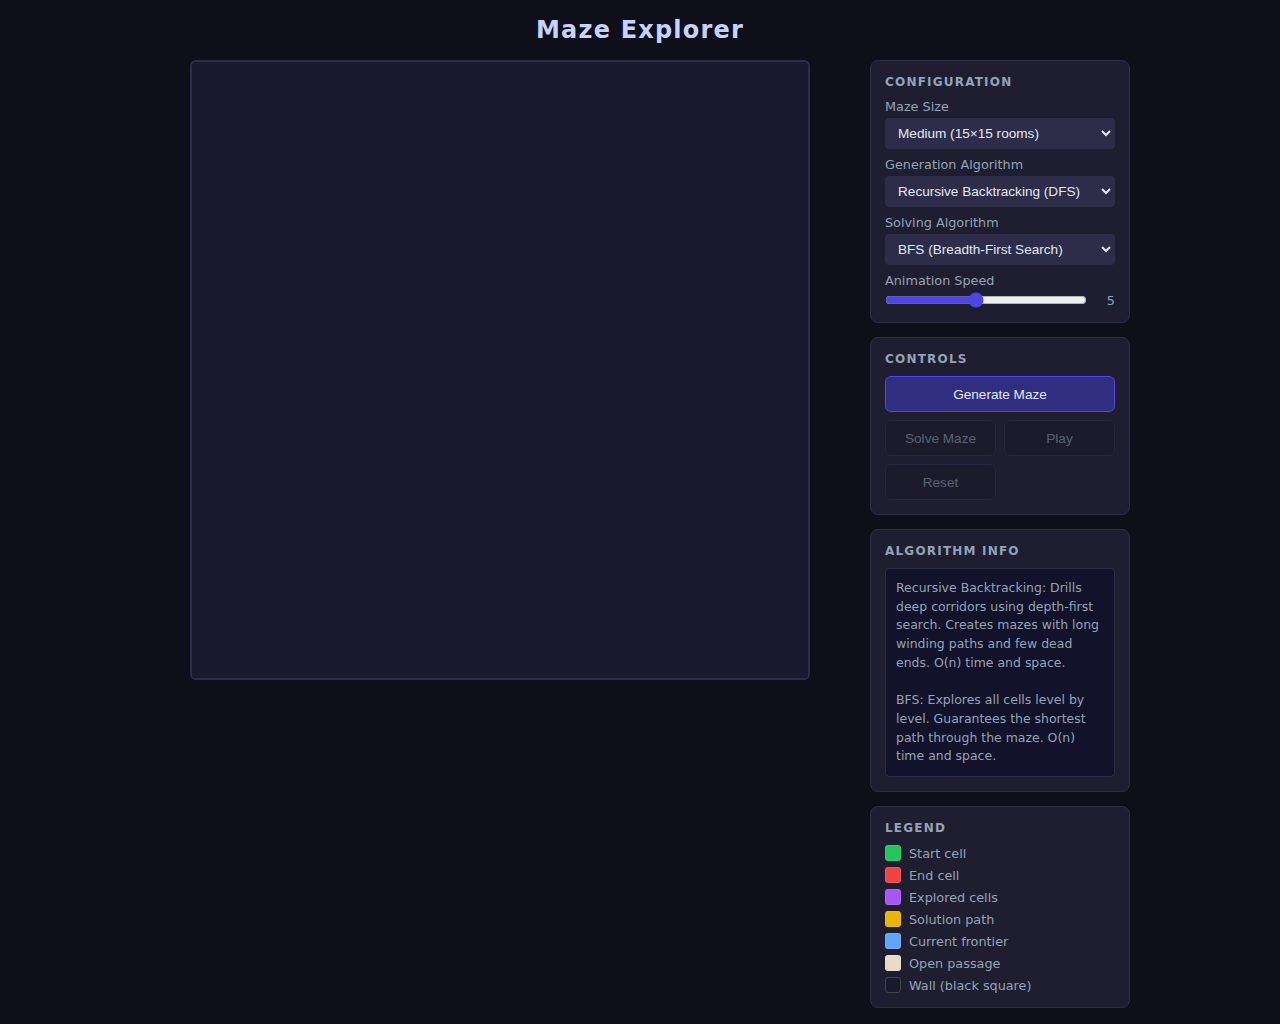
<file: claude-maze-gen.html>
<!DOCTYPE html>
<html lang="en">
<head>
<meta charset="UTF-8">
<meta name="viewport" content="width=device-width, initial-scale=1.0">
<title>Maze Explorer</title>
<style>
  :root {
    --bg: #0f0f1a;
    --panel-bg: #1e1e30;
    --border: #2d2d4a;
    --text: #e2e8f0;
    --text-muted: #94a3b8;
    --btn-bg: #2d2d4a;
    --btn-hover: #3d3d5a;
    --btn-disabled: #1a1a28;
  }
  * { box-sizing: border-box; margin: 0; padding: 0; }
  body {
    background: var(--bg);
    color: var(--text);
    font-family: 'Segoe UI', system-ui, sans-serif;
    font-size: 14px;
    min-height: 100vh;
    display: flex;
    flex-direction: column;
    align-items: center;
    padding: 16px;
  }
  h1 {
    font-size: 1.5rem;
    font-weight: 700;
    margin-bottom: 16px;
    letter-spacing: 0.05em;
    color: #c7d2fe;
  }
  .app {
    display: flex;
    gap: 20px;
    align-items: flex-start;
    width: 100%;
    max-width: 980px;
  }
  .canvas-wrap {
    flex: 1;
    display: flex;
    justify-content: center;
  }
  canvas {
    display: block;
    border: 2px solid var(--border);
    border-radius: 6px;
    image-rendering: pixelated;
  }
  .controls {
    width: 260px;
    flex-shrink: 0;
    display: flex;
    flex-direction: column;
    gap: 14px;
  }
  .panel {
    background: var(--panel-bg);
    border: 1px solid var(--border);
    border-radius: 8px;
    padding: 14px;
  }
  .panel h2 {
    font-size: 0.75rem;
    font-weight: 600;
    text-transform: uppercase;
    letter-spacing: 0.1em;
    color: var(--text-muted);
    margin-bottom: 10px;
  }
  label {
    display: block;
    font-size: 0.8rem;
    color: var(--text-muted);
    margin-bottom: 4px;
    margin-top: 8px;
  }
  label:first-of-type { margin-top: 0; }
  select {
    width: 100%;
    background: var(--btn-bg);
    border: 1px solid var(--border);
    border-radius: 4px;
    color: var(--text);
    padding: 6px 8px;
    font-size: 0.85rem;
    cursor: pointer;
    outline: none;
  }
  select:focus { border-color: #4f46e5; }
  .speed-row {
    display: flex;
    align-items: center;
    gap: 8px;
  }
  input[type=range] {
    flex: 1;
    accent-color: #4f46e5;
    cursor: pointer;
  }
  .speed-val {
    font-size: 0.8rem;
    color: var(--text-muted);
    min-width: 20px;
    text-align: right;
  }
  .btn-grid {
    display: grid;
    grid-template-columns: 1fr 1fr;
    gap: 8px;
  }
  button {
    background: var(--btn-bg);
    border: 1px solid var(--border);
    border-radius: 6px;
    color: var(--text);
    padding: 8px 10px;
    font-size: 0.85rem;
    cursor: pointer;
    transition: background 0.15s, border-color 0.15s;
    touch-action: manipulation;
    min-height: 36px;
  }
  button:hover:not(:disabled) { background: var(--btn-hover); border-color: #4f46e5; }
  button:disabled { background: var(--btn-disabled); color: var(--text-muted); cursor: not-allowed; opacity: 0.5; }
  #btnGenerate { grid-column: 1 / -1; background: #312e81; border-color: #4f46e5; }
  #btnGenerate:hover:not(:disabled) { background: #3730a3; }
  .info-box {
    background: #12122a;
    border: 1px solid var(--border);
    border-radius: 4px;
    padding: 10px;
    font-size: 0.78rem;
    color: var(--text-muted);
    line-height: 1.5;
    min-height: 64px;
    white-space: pre-wrap;
  }
  .legend {
    display: flex;
    flex-direction: column;
    gap: 6px;
  }
  .legend-item {
    display: flex;
    align-items: center;
    gap: 8px;
    font-size: 0.8rem;
    color: var(--text-muted);
  }
  .swatch {
    width: 16px;
    height: 16px;
    border-radius: 3px;
    flex-shrink: 0;
    border: 1px solid rgba(255,255,255,0.1);
  }
  @media (max-width: 680px) {
    .app { flex-direction: column; align-items: center; }
    .controls { width: 100%; max-width: 500px; }
  }
</style>
</head>
<body>
<h1>Maze Explorer</h1>
<div class="app">
  <div class="canvas-wrap">
    <canvas id="mazeCanvas"></canvas>
  </div>
  <div class="controls">
    <div class="panel">
      <h2>Configuration</h2>
      <label for="sizeSelect">Maze Size</label>
      <select id="sizeSelect">
        <option value="15">Small (7×7 rooms)</option>
        <option value="31" selected>Medium (15×15 rooms)</option>
        <option value="51">Large (25×25 rooms)</option>
      </select>
      <label for="genAlgoSelect">Generation Algorithm</label>
      <select id="genAlgoSelect">
        <option value="dfs">Recursive Backtracking (DFS)</option>
        <option value="prims">Prim's Algorithm</option>
        <option value="kruskals">Kruskal's Algorithm</option>
      </select>
      <label for="solveAlgoSelect">Solving Algorithm</label>
      <select id="solveAlgoSelect">
        <option value="bfs">BFS (Breadth-First Search)</option>
        <option value="dfs">DFS (Depth-First Search)</option>
        <option value="astar">A* Search</option>
      </select>
      <label>Animation Speed</label>
      <div class="speed-row">
        <input type="range" id="speedSlider" min="1" max="10" value="5">
        <span class="speed-val" id="speedVal">5</span>
      </div>
    </div>
    <div class="panel">
      <h2>Controls</h2>
      <div class="btn-grid">
        <button id="btnGenerate">Generate Maze</button>
        <button id="btnSolve" disabled>Solve Maze</button>
        <button id="btnPlayPause" disabled>Pause</button>
        <button id="btnReset" disabled>Reset</button>
      </div>
    </div>
    <div class="panel">
      <h2>Algorithm Info</h2>
      <div class="info-box" id="algoInfo"></div>
    </div>
    <div class="panel">
      <h2>Legend</h2>
      <div class="legend">
        <div class="legend-item"><div class="swatch" style="background:#22c55e"></div>Start cell</div>
        <div class="legend-item"><div class="swatch" style="background:#ef4444"></div>End cell</div>
        <div class="legend-item"><div class="swatch" style="background:#a855f7"></div>Explored cells</div>
        <div class="legend-item"><div class="swatch" style="background:#eab308"></div>Solution path</div>
        <div class="legend-item"><div class="swatch" style="background:#60a5fa"></div>Current frontier</div>
        <div class="legend-item"><div class="swatch" style="background:#e8dcc8"></div>Open passage</div>
        <div class="legend-item"><div class="swatch" style="background:#1a1a2e; border-color:#444"></div>Wall (black square)</div>
      </div>
    </div>
  </div>
</div>

<script>
'use strict';

// ─── Algorithm descriptions ───────────────────────────────────────────────────
const ALGO_INFO = {
  gen: {
    dfs:      'Recursive Backtracking: Drills deep corridors using depth-first search. Creates mazes with long winding paths and few dead ends. O(n) time and space.',
    prims:    "Prim's: Grows the open area by randomly drilling into the nearest wall. Creates mazes with many short dead ends and a uniform appearance. O(n log n) time.",
    kruskals: "Kruskal's: Randomly knocks down walls between disconnected regions using Union-Find. Produces balanced passage distribution. O(n log n) time.",
  },
  solve: {
    bfs:   'BFS: Explores all cells level by level. Guarantees the shortest path through the maze. O(n) time and space.',
    dfs:   'DFS: Drills as far as possible before backtracking. Fast but does not guarantee shortest path. O(n) time and space.',
    astar: 'A*: Uses Manhattan distance heuristic to steer toward the goal. Finds the optimal path efficiently. O(n log n) time.',
  }
};

// ─── MazeGrid ─────────────────────────────────────────────────────────────────
// The grid is (size × size) cells. Every cell is either WALL (0) or OPEN (1).
// "Room" cells sit at odd (x, y) positions; wall cells fill even positions.
// Generation drills open paths by turning wall cells to OPEN.
class MazeGrid {
  constructor(size) {
    this.cols = size;
    this.rows = size;
    // All cells start as wall (0)
    this.cells = new Uint8Array(size * size);
  }

  get roomCols() { return (this.cols - 1) / 2; }
  get roomRows() { return (this.rows - 1) / 2; }

  idx(x, y)        { return y * this.cols + x; }
  inBounds(x, y)   { return x >= 0 && y >= 0 && x < this.cols && y < this.rows; }
  isOpen(x, y)     { return !!this.cells[this.idx(x, y)]; }
  open(x, y)       { this.cells[this.idx(x, y)] = 1; }

  // Grid coordinate of room (rx, ry)
  roomToGrid(rx, ry) { return [rx * 2 + 1, ry * 2 + 1]; }

  // Room-level neighbors: rooms one step away (grid distance 2)
  roomNeighbors(rx, ry) {
    return [
      { drx: 0, dry: -1 }, { drx: 0, dry: 1 },
      { drx: -1, dry: 0 }, { drx: 1, dry: 0 },
    ]
      .map(({ drx, dry }) => ({
        rx: rx + drx, ry: ry + dry,
        // wall cell between the two rooms
        wx: rx * 2 + 1 + drx,
        wy: ry * 2 + 1 + dry,
      }))
      .filter(({ rx, ry }) => rx >= 0 && ry >= 0 && rx < this.roomCols && ry < this.roomRows);
  }

  // Open cell neighbors (for solving — walks through already-open cells)
  openNeighbors(x, y) {
    return [
      { dx: 0, dy: -1 }, { dx: 0, dy: 1 },
      { dx: -1, dy: 0 }, { dx: 1, dy: 0 },
    ]
      .map(({ dx, dy }) => ({ x: x + dx, y: y + dy }))
      .filter(n => this.inBounds(n.x, n.y) && this.isOpen(n.x, n.y));
  }
}

// ─── Union-Find ───────────────────────────────────────────────────────────────
class UnionFind {
  constructor(n) {
    this.parent = Array.from({ length: n }, (_, i) => i);
    this.rank   = new Uint8Array(n);
  }
  find(x) {
    while (this.parent[x] !== x) { this.parent[x] = this.parent[this.parent[x]]; x = this.parent[x]; }
    return x;
  }
  union(a, b) {
    a = this.find(a); b = this.find(b);
    if (a === b) return false;
    if (this.rank[a] < this.rank[b]) [a, b] = [b, a];
    this.parent[b] = a;
    if (this.rank[a] === this.rank[b]) this.rank[a]++;
    return true;
  }
}

// ─── MinHeap ──────────────────────────────────────────────────────────────────
class MinHeap {
  constructor() { this.h = []; }
  push(v)   { this.h.push(v); this._up(this.h.length - 1); }
  pop()     { const t = this.h[0], l = this.h.pop(); if (this.h.length) { this.h[0] = l; this._down(0); } return t; }
  get size(){ return this.h.length; }
  _up(i)   { while (i > 0) { const p = (i-1)>>1; if (this.h[p].f <= this.h[i].f) break; [this.h[p],this.h[i]]=[this.h[i],this.h[p]]; i=p; } }
  _down(i) { const n=this.h.length; while(true){let m=i,l=2*i+1,r=2*i+2; if(l<n&&this.h[l].f<this.h[m].f)m=l; if(r<n&&this.h[r].f<this.h[m].f)m=r; if(m===i)break; [this.h[m],this.h[i]]=[this.h[i],this.h[m]]; i=m;} }
}

// ─── Helpers ──────────────────────────────────────────────────────────────────
function shuffle(arr) {
  for (let i = arr.length - 1; i > 0; i--) {
    const j = Math.floor(Math.random() * (i + 1));
    [arr[i], arr[j]] = [arr[j], arr[i]];
  }
  return arr;
}

// ─── Generators ───────────────────────────────────────────────────────────────
// Each generator:
//   1. Modifies grid.cells (drills open paths)
//   2. Returns an array of {x, y} steps — each step is a grid cell being drilled open
const Generators = {
  dfs(grid) {
    const steps = [];
    const { roomCols: rc, roomRows: rr } = grid;
    const visited = new Uint8Array(rc * rr);

    const drillRoom = (rx, ry) => {
      const [gx, gy] = grid.roomToGrid(rx, ry);
      grid.open(gx, gy);
      steps.push({ x: gx, y: gy });
      visited[ry * rc + rx] = 1;
    };

    drillRoom(0, 0);
    const stack = [{ rx: 0, ry: 0 }];

    while (stack.length) {
      const { rx, ry } = stack[stack.length - 1];
      const unvisited = shuffle(
        grid.roomNeighbors(rx, ry).filter(n => !visited[n.ry * rc + n.rx])
      );
      if (unvisited.length) {
        const next = unvisited[0];
        // Drill through the wall cell between rooms
        grid.open(next.wx, next.wy);
        steps.push({ x: next.wx, y: next.wy });
        drillRoom(next.rx, next.ry);
        stack.push({ rx: next.rx, ry: next.ry });
      } else {
        stack.pop();
      }
    }
    return steps;
  },

  prims(grid) {
    const steps = [];
    const { roomCols: rc, roomRows: rr } = grid;
    const visited = new Uint8Array(rc * rr);

    const drillRoom = (rx, ry) => {
      const [gx, gy] = grid.roomToGrid(rx, ry);
      grid.open(gx, gy);
      steps.push({ x: gx, y: gy });
      visited[ry * rc + rx] = 1;
    };

    // Frontier: edges {rx, ry, nx, ny, wx, wy} connecting visited room to unvisited room
    const frontier = [];
    const addFrontier = (rx, ry) => {
      grid.roomNeighbors(rx, ry).forEach(n => {
        if (!visited[n.ry * rc + n.rx]) frontier.push({ rx, ry, nx: n.rx, ny: n.ry, wx: n.wx, wy: n.wy });
      });
    };

    drillRoom(0, 0);
    addFrontier(0, 0);

    while (frontier.length) {
      const ri = Math.floor(Math.random() * frontier.length);
      const { nx, ny, wx, wy } = frontier[ri];
      frontier.splice(ri, 1);
      if (visited[ny * rc + nx]) continue;
      // Drill wall cell
      grid.open(wx, wy);
      steps.push({ x: wx, y: wy });
      drillRoom(nx, ny);
      addFrontier(nx, ny);
    }
    return steps;
  },

  kruskals(grid) {
    const steps = [];
    const { roomCols: rc, roomRows: rr } = grid;
    const uf = new UnionFind(rc * rr);

    // Open all room cells upfront (they all exist, walls between them may or may not open)
    for (let ry = 0; ry < rr; ry++) {
      for (let rx = 0; rx < rc; rx++) {
        const [gx, gy] = grid.roomToGrid(rx, ry);
        grid.open(gx, gy);
        steps.push({ x: gx, y: gy });
      }
    }

    // All internal wall-edges between adjacent rooms
    const edges = [];
    for (let ry = 0; ry < rr; ry++) {
      for (let rx = 0; rx < rc; rx++) {
        if (rx + 1 < rc) edges.push({ ax: rx, ay: ry, bx: rx+1, by: ry, wx: rx*2+2, wy: ry*2+1 });
        if (ry + 1 < rr) edges.push({ ax: rx, ay: ry, bx: rx, by: ry+1, wx: rx*2+1, wy: ry*2+2 });
      }
    }
    shuffle(edges);

    for (const { ax, ay, bx, by, wx, wy } of edges) {
      if (uf.union(ay * rc + ax, by * rc + bx)) {
        grid.open(wx, wy);
        steps.push({ x: wx, y: wy });
      }
    }
    return steps;
  },
};

// ─── Solvers ──────────────────────────────────────────────────────────────────
// Each solver returns an array of {type: 'explore'|'solution', x, y} steps.
// Solvers navigate through already-open grid cells.
function tracePath(parent, endKey) {
  const path = [];
  let k = endKey;
  while (k !== null) { path.push(k); k = parent[k]; }
  path.reverse();
  return path.map(k => { const [x, y] = k.split(',').map(Number); return { x, y }; });
}

const Solvers = {
  bfs(grid) {
    const steps = [];
    const sx = 1, sy = 1, ex = grid.cols - 2, ey = grid.rows - 2;
    const visited = new Uint8Array(grid.cols * grid.rows);
    const parent = {};
    const startKey = `${sx},${sy}`;
    visited[grid.idx(sx, sy)] = 1;
    parent[startKey] = null;
    const queue = [{ x: sx, y: sy }];
    let found = false;
    while (queue.length && !found) {
      const { x, y } = queue.shift();
      const key = `${x},${y}`;
      if (!(x === sx && y === sy)) steps.push({ type: 'explore', x, y });
      if (x === ex && y === ey) { found = true; break; }
      for (const n of grid.openNeighbors(x, y)) {
        if (!visited[grid.idx(n.x, n.y)]) {
          visited[grid.idx(n.x, n.y)] = 1;
          parent[`${n.x},${n.y}`] = key;
          queue.push(n);
        }
      }
    }
    if (found) tracePath(parent, `${ex},${ey}`).forEach(p => steps.push({ type: 'solution', ...p }));
    return steps;
  },

  dfs(grid) {
    const steps = [];
    const sx = 1, sy = 1, ex = grid.cols - 2, ey = grid.rows - 2;
    const visited = new Uint8Array(grid.cols * grid.rows);
    const parent = {};
    const startKey = `${sx},${sy}`;
    visited[grid.idx(sx, sy)] = 1;
    parent[startKey] = null;
    const stack = [{ x: sx, y: sy }];
    let found = false;
    while (stack.length && !found) {
      const { x, y } = stack.pop();
      const key = `${x},${y}`;
      if (!(x === sx && y === sy)) steps.push({ type: 'explore', x, y });
      if (x === ex && y === ey) { found = true; break; }
      for (const n of grid.openNeighbors(x, y)) {
        if (!visited[grid.idx(n.x, n.y)]) {
          visited[grid.idx(n.x, n.y)] = 1;
          parent[`${n.x},${n.y}`] = key;
          stack.push(n);
        }
      }
    }
    if (found) tracePath(parent, `${ex},${ey}`).forEach(p => steps.push({ type: 'solution', ...p }));
    return steps;
  },

  astar(grid) {
    const steps = [];
    const sx = 1, sy = 1, ex = grid.cols - 2, ey = grid.rows - 2;
    const h = (x, y) => Math.abs(x - ex) + Math.abs(y - ey);
    const gScore = new Map();
    const parent = {};
    const startKey = `${sx},${sy}`;
    gScore.set(startKey, 0);
    parent[startKey] = null;
    const open = new MinHeap();
    open.push({ f: h(sx, sy), x: sx, y: sy });
    const closed = new Uint8Array(grid.cols * grid.rows);
    let found = false;
    while (open.size && !found) {
      const { x, y } = open.pop();
      if (closed[grid.idx(x, y)]) continue;
      closed[grid.idx(x, y)] = 1;
      const key = `${x},${y}`;
      if (!(x === sx && y === sy)) steps.push({ type: 'explore', x, y });
      if (x === ex && y === ey) { found = true; break; }
      const gCur = gScore.get(key);
      for (const n of grid.openNeighbors(x, y)) {
        if (closed[grid.idx(n.x, n.y)]) continue;
        const nKey = `${n.x},${n.y}`;
        const ng = gCur + 1;
        if (!gScore.has(nKey) || ng < gScore.get(nKey)) {
          gScore.set(nKey, ng);
          parent[nKey] = key;
          open.push({ f: ng + h(n.x, n.y), x: n.x, y: n.y });
        }
      }
    }
    if (found) tracePath(parent, `${ex},${ey}`).forEach(p => steps.push({ type: 'solution', ...p }));
    return steps;
  },
};

// ─── Renderer ─────────────────────────────────────────────────────────────────
class Renderer {
  constructor(canvas) {
    this.canvas = canvas;
    this.ctx    = canvas.getContext('2d');
    this.dpr    = window.devicePixelRatio || 1;
    this.cs     = 12; // cell size in CSS px
    this.cols   = 0;
    this.rows   = 0;
  }

  resize(cols, rows) {
    this.cols = cols;
    this.rows = rows;
    const maxPx = Math.min(window.innerWidth - 300, window.innerHeight - 80, 620);
    this.cs = Math.max(4, Math.floor(maxPx / Math.max(cols, rows)));
    const w = cols * this.cs;
    const h = rows * this.cs;
    this.canvas.width  = w * this.dpr;
    this.canvas.height = h * this.dpr;
    this.canvas.style.width  = w + 'px';
    this.canvas.style.height = h + 'px';
    this.ctx.setTransform(this.dpr, 0, 0, this.dpr, 0, 0);
  }

  // Draw the maze given the animation state
  // state: { revealed: Set<"x,y">, explored: Set, solution: Set, current: {x,y}|null }
  draw(grid, state) {
    const { ctx, cs, cols, rows } = this;
    const ex = cols - 2, ey = rows - 2;

    // Fill everything as wall (black)
    ctx.fillStyle = '#1a1a2e';
    ctx.fillRect(0, 0, cols * cs, rows * cs);

    for (let y = 0; y < rows; y++) {
      for (let x = 0; x < cols; x++) {
        const key = `${x},${y}`;
        if (!state.revealed.has(key)) continue; // still a wall square

        let color;
        if (x === 1 && y === 1)          color = '#22c55e';
        else if (x === ex && y === ey)   color = '#ef4444';
        else if (state.solution.has(key)) color = '#eab308';
        else if (state.current && state.current.x === x && state.current.y === y) color = '#60a5fa';
        else if (state.explored.has(key)) color = '#a855f7';
        else                              color = '#e8dcc8';

        ctx.fillStyle = color;
        ctx.fillRect(x * cs, y * cs, cs, cs);
      }
    }
  }

  // Draw a solid black grid with no passages (initial state)
  drawBlank(cols, rows) {
    const { ctx, cs } = this;
    ctx.fillStyle = '#1a1a2e';
    ctx.fillRect(0, 0, cols * cs, rows * cs);
  }
}

// ─── AnimationController ──────────────────────────────────────────────────────
class AnimationController {
  constructor(renderer, grid, steps, state, onDone) {
    this.renderer   = renderer;
    this.grid       = grid;
    this.steps      = steps;
    this.state      = state;
    this.onDone     = onDone;
    this.stepIndex  = 0;
    this._playing   = false;
    this._raf       = null;
    this._lastTime  = null;
    this._accum     = 0;
    this.delay      = 50;
  }

  setSpeed(v) {
    this.delay = Math.round(550 / Math.pow(10, (v - 1) / 4.5));
  }

  get isPlaying() { return this._playing; }
  get isDone()    { return this.stepIndex >= this.steps.length; }

  play() {
    if (this._playing || this.isDone) return;
    this._playing  = true;
    this._lastTime = null;
    this._raf = requestAnimationFrame(t => this._tick(t));
  }

  pause() {
    this._playing = false;
    if (this._raf) { cancelAnimationFrame(this._raf); this._raf = null; }
  }

  skipToEnd() {
    this.pause();
    while (!this.isDone) this._applyStep(this.steps[this.stepIndex++]);
    this.state.current = null;
    this.renderer.draw(this.grid, this.state);
    if (this.onDone) this.onDone();
  }

  _tick(ts) {
    if (!this._playing) return;
    if (this._lastTime === null) this._lastTime = ts;
    this._accum += ts - this._lastTime;
    this._lastTime = ts;

    let advanced = false;
    while (this._accum >= this.delay && !this.isDone) {
      this._applyStep(this.steps[this.stepIndex++]);
      this._accum -= this.delay;
      advanced = true;
    }

    if (advanced) this.renderer.draw(this.grid, this.state);

    if (this.isDone) {
      this._playing = false;
      this.state.current = null;
      this.renderer.draw(this.grid, this.state);
      if (this.onDone) this.onDone();
      return;
    }
    this._raf = requestAnimationFrame(t => this._tick(t));
  }

  _applyStep(step) {
    if (!step.type) {
      // Generation step: drill a cell open
      this.state.revealed.add(`${step.x},${step.y}`);
      this.state.current = { x: step.x, y: step.y };
    } else if (step.type === 'explore') {
      this.state.explored.add(`${step.x},${step.y}`);
      this.state.current = { x: step.x, y: step.y };
    } else if (step.type === 'solution') {
      this.state.solution.add(`${step.x},${step.y}`);
    }
  }
}

// ─── UI ───────────────────────────────────────────────────────────────────────
class UI {
  constructor() {
    this.canvas      = document.getElementById('mazeCanvas');
    this.renderer    = new Renderer(this.canvas);
    this.grid        = null;
    this.genState    = null;
    this.controller  = null;
    this.genComplete = false;

    this.$size      = document.getElementById('sizeSelect');
    this.$genAlgo   = document.getElementById('genAlgoSelect');
    this.$solveAlgo = document.getElementById('solveAlgoSelect');
    this.$speed     = document.getElementById('speedSlider');
    this.$speedVal  = document.getElementById('speedVal');
    this.$btnGen    = document.getElementById('btnGenerate');
    this.$btnSolve  = document.getElementById('btnSolve');
    this.$btnPP     = document.getElementById('btnPlayPause');
    this.$btnReset  = document.getElementById('btnReset');
    this.$info      = document.getElementById('algoInfo');
  }

  init() {
    this.$btnGen.addEventListener('click',    () => this.generate());
    this.$btnSolve.addEventListener('click',  () => this.solve());
    this.$btnPP.addEventListener('click',     () => this.togglePlayPause());
    this.$btnReset.addEventListener('click',  () => this.reset());
    this.$speed.addEventListener('input', () => {
      this.$speedVal.textContent = this.$speed.value;
      if (this.controller) this.controller.setSpeed(+this.$speed.value);
    });
    this.$genAlgo.addEventListener('change',   () => this.updateInfo());
    this.$solveAlgo.addEventListener('change', () => this.updateInfo());
    window.addEventListener('resize', () => {
      const s = this.grid ? this.grid.cols : +this.$size.value;
      this.renderer.resize(s, s);
      if (this.grid && this.genState) {
        this.renderer.draw(this.grid, this.genState);
      } else {
        this.renderer.drawBlank(s, s);
      }
    });

    this.updateInfo();
    const s = +this.$size.value;
    this.renderer.resize(s, s);
    this.renderer.drawBlank(s, s);
    this.setButtons('idle');
  }

  updateInfo() {
    this.$info.textContent =
      ALGO_INFO.gen[this.$genAlgo.value] + '\n\n' +
      ALGO_INFO.solve[this.$solveAlgo.value];
  }

  setButtons(state) {
    this.$btnGen.disabled   = state === 'generating' || state === 'solving';
    this.$btnSolve.disabled = state !== 'genDone' && state !== 'solveDone';
    this.$btnPP.disabled    = state === 'idle' || state === 'genDone' || state === 'solveDone';
    this.$btnReset.disabled = state === 'idle' || state === 'generating';
    this.$btnPP.textContent = (state === 'generating' || state === 'solving') ? 'Pause' : 'Play';
  }

  generate() {
    if (this.controller) this.controller.pause();
    const size = +this.$size.value;
    this.grid = new MazeGrid(size);
    this.genState = { revealed: new Set(), explored: new Set(), solution: new Set(), current: null };
    this.genComplete = false;
    this.renderer.resize(size, size);
    this.renderer.drawBlank(size, size);

    const steps = Generators[this.$genAlgo.value](this.grid);
    this.controller = new AnimationController(
      this.renderer, this.grid, steps, this.genState,
      () => { this.genComplete = true; this.setButtons('genDone'); }
    );
    this.controller.setSpeed(+this.$speed.value);
    this.setButtons('generating');
    this.controller.play();
  }

  solve() {
    if (!this.genComplete) return;
    // If generation controller is somehow still alive, finish it
    if (this.controller && !this.controller.isDone) this.controller.skipToEnd();

    // Reveal the full solved maze (all open cells) before solving
    const solveState = {
      revealed: new Set(this.genState.revealed),
      explored: new Set(),
      solution: new Set(),
      current:  null,
    };

    const steps = Solvers[this.$solveAlgo.value](this.grid);
    this.controller = new AnimationController(
      this.renderer, this.grid, steps, solveState,
      () => this.setButtons('solveDone')
    );
    this.controller.setSpeed(+this.$speed.value);
    // Replace genState so resize re-draws correctly
    this.genState = solveState;
    this.setButtons('solving');
    this.controller.play();
  }

  togglePlayPause() {
    if (!this.controller) return;
    if (this.controller.isPlaying) {
      this.controller.pause();
      this.$btnPP.textContent = 'Play';
    } else {
      this.controller.play();
      this.$btnPP.textContent = 'Pause';
    }
  }

  reset() {
    if (this.controller) this.controller.pause();
    this.controller  = null;
    this.grid        = null;
    this.genState    = null;
    this.genComplete = false;
    const s = +this.$size.value;
    this.renderer.resize(s, s);
    this.renderer.drawBlank(s, s);
    this.setButtons('idle');
  }
}

// ─── Boot ─────────────────────────────────────────────────────────────────────
document.addEventListener('DOMContentLoaded', () => new UI().init());
</script>
</body>
</html>
</file>
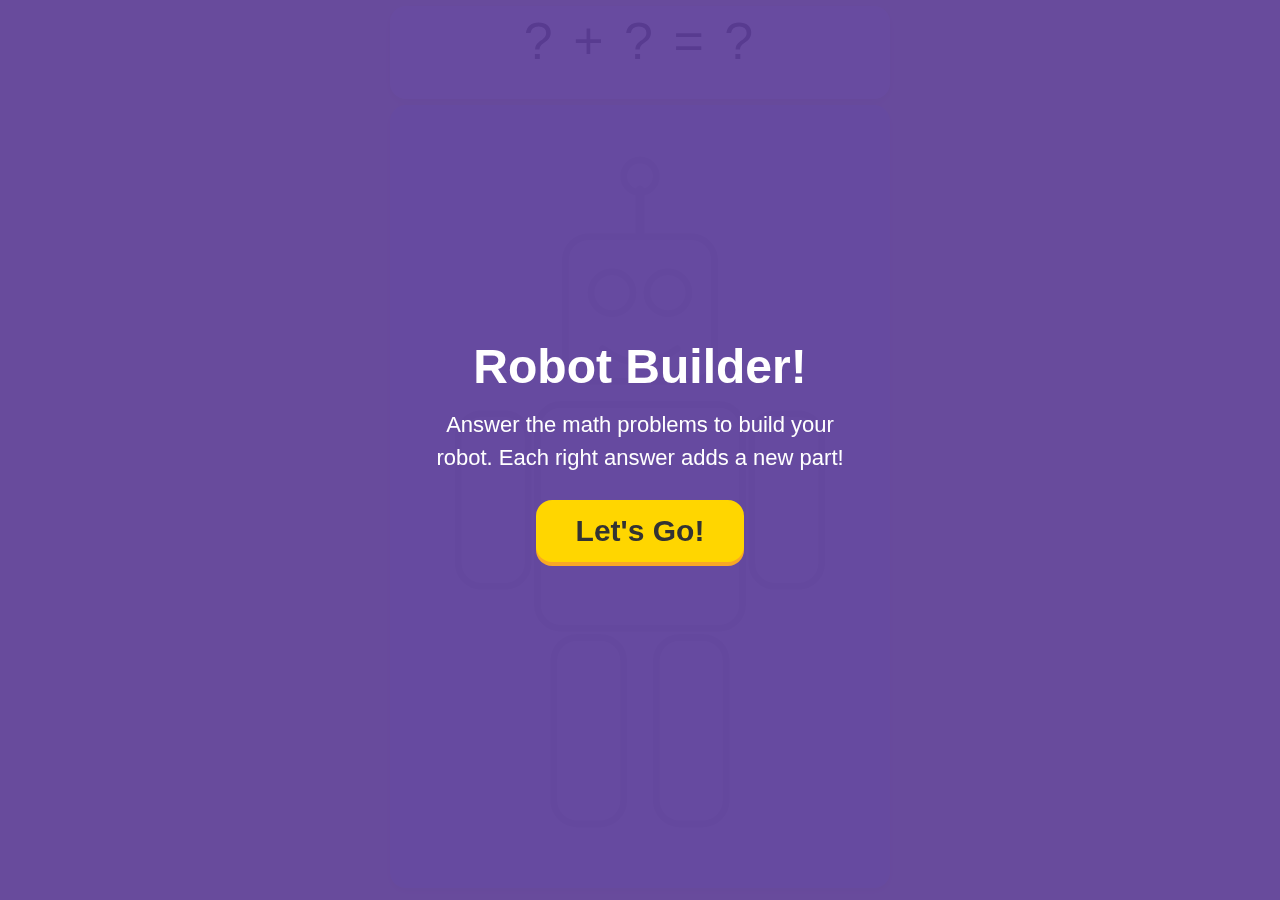
<file: claude-robot.html>
<!DOCTYPE html>
<html lang="en">
<head>
  <meta charset="UTF-8" />
  <meta name="viewport" content="width=device-width, initial-scale=1.0" />
  <title>Robot Builder Math Game</title>
  <style>
    *, *::before, *::after { box-sizing: border-box; margin: 0; padding: 0; }

    body {
      font-family: 'Comic Sans MS', 'Chalkboard SE', 'Arial Rounded MT Bold', sans-serif;
      background: #FFF9C4;
      height: 100dvh;
      overflow: hidden;
      display: flex;
      flex-direction: column;
      align-items: center;
      padding: 6px 8px;
      gap: 6px;
      user-select: none;
    }

    /* Question zone */
    #question-zone {
      background: #fff;
      border-radius: 16px;
      box-shadow: 0 3px 10px rgba(0,0,0,0.12);
      padding: 6px 20px 4px;
      text-align: center;
      width: 100%;
      max-width: 500px;
      flex-shrink: 0;
    }

    #question-text {
      font-size: clamp(28px, 8vw, 52px);
      color: #222;
      letter-spacing: 3px;
      line-height: 1.15;
    }

    #feedback-text {
      font-size: clamp(13px, 3.5vw, 18px);
      min-height: 1.3em;
      font-weight: bold;
      transition: opacity 0.4s;
    }

    .feedback-correct { color: #2E7D32; }
    .feedback-wrong   { color: #E65100; }

    /* Robot zone */
    #robot-zone {
      background: #E3F2FD;
      border-radius: 16px;
      box-shadow: 0 3px 10px rgba(0,0,0,0.10);
      padding: 6px 10px 4px;
      width: 100%;
      max-width: 500px;
      flex: 1;
      min-height: 0;
      display: flex;
      flex-direction: column;
      align-items: center;
    }

    #robot-svg {
      flex: 1;
      min-height: 0;
      width: auto;
      max-width: 100%;
    }

    /* Pip progress row */
    #pips {
      display: flex;
      gap: 5px;
      flex-wrap: wrap;
      justify-content: center;
      padding: 3px 0 1px;
    }

    .pip {
      width: 18px;
      height: 18px;
      border-radius: 50%;
      background: #B0BEC5;
      border: 2px solid #78909C;
      transition: background 0.3s, border-color 0.3s;
    }

    .pip.filled {
      background: #FFD600;
      border-color: #F9A825;
    }

    /* 4-choice answer buttons */
    #choices-zone {
      width: 100%;
      max-width: 500px;
      flex-shrink: 0;
    }

    #choices {
      display: grid;
      grid-template-columns: 1fr 1fr;
      gap: 8px;
    }

    .choice-btn {
      background: #1976D2;
      color: #fff;
      font-family: inherit;
      font-size: clamp(26px, 8vw, 46px);
      font-weight: bold;
      border: none;
      border-radius: 14px;
      padding: 10px 0;
      min-height: 64px;
      cursor: pointer;
      box-shadow: 0 4px 0 #0D47A1;
      transition: transform 0.08s, box-shadow 0.08s;
      -webkit-tap-highlight-color: transparent;
    }

    .choice-btn:active {
      transform: translateY(3px);
      box-shadow: 0 1px 0 #0D47A1;
    }

    /* Play again button — replaces choices on completion */
    #play-again-btn {
      display: none;
      background: #7B1FA2;
      color: #fff;
      font-family: inherit;
      font-size: clamp(18px, 5vw, 26px);
      font-weight: bold;
      border: none;
      border-radius: 16px;
      padding: 14px 0;
      cursor: pointer;
      box-shadow: 0 4px 0 #4A148C;
      width: 100%;
      letter-spacing: 1px;
    }

    /* Confetti canvas */
    #confetti-canvas {
      position: fixed;
      top: 0; left: 0;
      width: 100%; height: 100%;
      pointer-events: none;
      display: none;
      z-index: 999;
    }

    /* Intro overlay */
    #intro {
      position: fixed;
      top: 0; left: 0; right: 0; bottom: 0;
      background: rgba(92,61,153,0.93);
      color: #fff;
      display: flex;
      flex-direction: column;
      align-items: center;
      justify-content: center;
      z-index: 1000;
      text-align: center;
      padding: 24px;
      transition: opacity 0.6s;
    }

    #intro h2 {
      font-size: clamp(26px, 7vw, 48px);
      margin-bottom: 14px;
    }

    #intro p {
      font-size: clamp(15px, 4vw, 22px);
      max-width: 420px;
      line-height: 1.5;
      margin-bottom: 26px;
    }

    #start-btn {
      background: #FFD600;
      color: #333;
      font-family: inherit;
      font-size: clamp(20px, 5vw, 30px);
      font-weight: bold;
      border: none;
      border-radius: 16px;
      padding: 14px 40px;
      cursor: pointer;
      box-shadow: 0 4px 0 #F9A825;
    }

    /* Animations */
    @keyframes partPop {
      0%   { transform: scale(0.2); opacity: 0; }
      70%  { transform: scale(1.18); opacity: 1; }
      100% { transform: scale(1);    opacity: 1; }
    }

    @keyframes choiceShake {
      0%,100% { transform: translateX(0); }
      20%      { transform: translateX(-7px); }
      40%      { transform: translateX(7px); }
      60%      { transform: translateX(-5px); }
      80%      { transform: translateX(5px); }
    }

    .part-pop {
      animation: partPop 0.5s ease-out forwards;
      transform-box: fill-box;
      transform-origin: center;
    }

    .choice-wrong {
      animation: choiceShake 0.45s ease-in-out;
      background: #C62828 !important;
      box-shadow: 0 4px 0 #7f0000 !important;
    }
  </style>
</head>
<body>

<!-- Intro overlay -->
<div id="intro">
  <h2>Robot Builder!</h2>
  <p>Answer the math problems to build your robot. Each right answer adds a new part!</p>
  <button id="start-btn" onclick="startGame()">Let's Go!</button>
</div>

<!-- Confetti canvas -->
<canvas id="confetti-canvas"></canvas>

<!-- Question zone -->
<div id="question-zone">
  <div id="question-text">? + ? = ?</div>
  <div id="feedback-text">&nbsp;</div>
</div>

<!-- Robot zone -->
<div id="robot-zone">
  <svg id="robot-svg" viewBox="0 0 200 330" xmlns="http://www.w3.org/2000/svg">

    <!-- Silhouette (always visible) -->
    <g id="silhouette" opacity="0.18">
      <line x1="100" y1="52" x2="100" y2="34" stroke="#555" stroke-width="4" stroke-linecap="round"/>
      <circle cx="100" cy="28" r="7" stroke="#555" stroke-width="3" fill="none"/>
      <rect x="68" y="54" width="64" height="62" rx="10" stroke="#555" stroke-width="3" fill="none"/>
      <circle cx="88" cy="78" r="9" stroke="#555" stroke-width="3" fill="none"/>
      <circle cx="112" cy="78" r="9" stroke="#555" stroke-width="3" fill="none"/>
      <path d="M84,102 Q100,114 116,102" stroke="#555" stroke-width="3" fill="none" stroke-linecap="round"/>
      <rect x="56" y="126" width="88" height="96" rx="10" stroke="#555" stroke-width="3" fill="none"/>
      <rect x="22" y="130" width="30" height="74" rx="10" stroke="#555" stroke-width="3" fill="none"/>
      <rect x="148" y="130" width="30" height="74" rx="10" stroke="#555" stroke-width="3" fill="none"/>
      <rect x="63" y="226" width="30" height="80" rx="10" stroke="#555" stroke-width="3" fill="none"/>
      <rect x="107" y="226" width="30" height="80" rx="10" stroke="#555" stroke-width="3" fill="none"/>
    </g>

    <!-- Part 1: Torso -->
    <g id="part-torso" visibility="hidden">
      <rect x="56" y="126" width="88" height="96" rx="10" fill="#42A5F5" stroke="#1565C0" stroke-width="2"/>
      <rect x="72" y="142" width="56" height="36" rx="6" fill="#1976D2" opacity="0.5"/>
      <circle cx="84" cy="160" r="5" fill="#FFD600"/>
      <circle cx="100" cy="160" r="5" fill="#FF7043"/>
      <circle cx="116" cy="160" r="5" fill="#66BB6A"/>
      <rect x="76" y="184" width="48" height="6" rx="3" fill="#1565C0" opacity="0.4"/>
      <rect x="76" y="196" width="32" height="6" rx="3" fill="#1565C0" opacity="0.4"/>
    </g>

    <!-- Part 2: Head -->
    <g id="part-head" visibility="hidden">
      <rect x="68" y="54" width="64" height="62" rx="10" fill="#FFF9C4" stroke="#F9A825" stroke-width="2"/>
      <circle cx="68" cy="82" r="5" fill="#BDBDBD" stroke="#9E9E9E" stroke-width="1.5"/>
      <circle cx="132" cy="82" r="5" fill="#BDBDBD" stroke="#9E9E9E" stroke-width="1.5"/>
    </g>

    <!-- Part 3: Left leg -->
    <g id="part-left-leg" visibility="hidden">
      <rect x="63" y="226" width="30" height="80" rx="10" fill="#42A5F5" stroke="#1565C0" stroke-width="2"/>
      <rect x="58" y="292" width="38" height="16" rx="8" fill="#1976D2"/>
    </g>

    <!-- Part 4: Right leg -->
    <g id="part-right-leg" visibility="hidden">
      <rect x="107" y="226" width="30" height="80" rx="10" fill="#42A5F5" stroke="#1565C0" stroke-width="2"/>
      <rect x="104" y="292" width="38" height="16" rx="8" fill="#1976D2"/>
    </g>

    <!-- Part 5: Left arm -->
    <g id="part-left-arm" visibility="hidden">
      <rect x="22" y="130" width="30" height="74" rx="10" fill="#42A5F5" stroke="#1565C0" stroke-width="2"/>
      <ellipse cx="37" cy="208" rx="14" ry="10" fill="#1976D2"/>
    </g>

    <!-- Part 6: Right arm -->
    <g id="part-right-arm" visibility="hidden">
      <rect x="148" y="130" width="30" height="74" rx="10" fill="#42A5F5" stroke="#1565C0" stroke-width="2"/>
      <ellipse cx="163" cy="208" rx="14" ry="10" fill="#1976D2"/>
    </g>

    <!-- Part 7: Left eye -->
    <g id="part-left-eye" visibility="hidden">
      <circle cx="88" cy="78" r="9" fill="#fff" stroke="#FFA000" stroke-width="2"/>
      <circle cx="88" cy="78" r="5" fill="#1A237E"/>
      <circle cx="90" cy="76" r="2" fill="#fff"/>
    </g>

    <!-- Part 8: Right eye -->
    <g id="part-right-eye" visibility="hidden">
      <circle cx="112" cy="78" r="9" fill="#fff" stroke="#FFA000" stroke-width="2"/>
      <circle cx="112" cy="78" r="5" fill="#1A237E"/>
      <circle cx="114" cy="76" r="2" fill="#fff"/>
    </g>

    <!-- Part 9: Mouth -->
    <g id="part-mouth" visibility="hidden">
      <path d="M84,100 Q100,116 116,100" stroke="#E91E63" stroke-width="4" fill="none" stroke-linecap="round"/>
    </g>

    <!-- Part 10: Antenna -->
    <g id="part-antenna" visibility="hidden">
      <line x1="100" y1="54" x2="100" y2="34" stroke="#78909C" stroke-width="4" stroke-linecap="round"/>
      <circle cx="100" cy="28" r="8" fill="#FF5722" stroke="#BF360C" stroke-width="2"/>
      <circle cx="100" cy="28" r="12" fill="none" stroke="#FF5722" stroke-width="1.5" opacity="0.4"/>
      <circle cx="100" cy="28" r="16" fill="none" stroke="#FF5722" stroke-width="1" opacity="0.2"/>
    </g>

  </svg>

  <div id="pips"></div>
</div>

<!-- Answer choices -->
<div id="choices-zone">
  <div id="choices"></div>
  <button id="play-again-btn" onclick="resetGame()" aria-label="Play again">Build Another Robot!</button>
</div>

<script>
  const PART_ORDER = [
    'part-torso', 'part-head', 'part-left-leg', 'part-right-leg',
    'part-left-arm', 'part-right-arm', 'part-left-eye', 'part-right-eye',
    'part-mouth', 'part-antenna'
  ];

  const state = {
    partsRevealed: 0,
    currentQuestion: null,
    gameActive: false,
    answerLocked: false
  };

  // ── Audio ──────────────────────────────────────────────────────────────
  let audioCtx = null;

  function getAudioCtx() {
    if (!audioCtx) audioCtx = new (window.AudioContext || window.webkitAudioContext)();
    return audioCtx;
  }

  function playTone(freq, duration, type = 'triangle', volume = 0.3, startDelay = 0) {
    const ctx = getAudioCtx();
    const osc = ctx.createOscillator();
    const gain = ctx.createGain();
    osc.connect(gain);
    gain.connect(ctx.destination);
    osc.type = type;
    osc.frequency.value = freq;
    const t = ctx.currentTime + startDelay;
    gain.gain.setValueAtTime(volume, t);
    gain.gain.exponentialRampToValueAtTime(0.001, t + duration);
    osc.start(t);
    osc.stop(t + duration + 0.01);
  }

  function playCorrectChime() {
    playTone(523, 0.18, 'triangle', 0.3, 0);
    playTone(659, 0.18, 'triangle', 0.3, 0.12);
    playTone(784, 0.25, 'triangle', 0.3, 0.24);
  }

  function playWrongTone() {
    playTone(300, 0.12, 'triangle', 0.25, 0);
    playTone(250, 0.20, 'triangle', 0.25, 0.13);
  }

  function playFanfare() {
    [523, 659, 784, 1047, 1319].forEach((f, i) =>
      playTone(f, 0.35, 'triangle', 0.35, i * 0.14));
  }

  // ── Question & choices ─────────────────────────────────────────────────
  function randInt(min, max) {
    return Math.floor(Math.random() * (max - min + 1)) + min;
  }

  function generateQuestion() {
    const isAdd = Math.random() < 0.5;
    let a, b, op, answer;
    if (isAdd) {
      a = randInt(0, 9); b = randInt(0, 9 - a);
      op = '+'; answer = a + b;
    } else {
      a = randInt(1, 9); b = randInt(0, a);
      op = '−'; answer = a - b;
    }
    return { a, b, op, answer };
  }

  function generateChoices(correct) {
    const pool = new Set([correct]);
    // prefer nearby values; fill from full 0-9 range if needed
    const nearby = Array.from({length: 10}, (_, i) => i)
      .filter(n => n !== correct)
      .sort(() => Math.random() - 0.5);
    for (const n of nearby) {
      pool.add(n);
      if (pool.size === 4) break;
    }
    return [...pool].sort(() => Math.random() - 0.5);
  }

  function renderQuestion(q) {
    document.getElementById('question-text').textContent =
      `${q.a} ${q.op} ${q.b} = ?`;
    const choices = generateChoices(q.answer);
    const container = document.getElementById('choices');
    container.innerHTML = '';
    choices.forEach(val => {
      const btn = document.createElement('button');
      btn.className = 'choice-btn';
      btn.textContent = val;
      btn.setAttribute('aria-label', `Answer ${val}`);
      btn.onclick = () => selectChoice(val, btn);
      container.appendChild(btn);
    });
  }

  // ── Answer selection ───────────────────────────────────────────────────
  function selectChoice(value, btn) {
    if (!state.gameActive || state.answerLocked) return;
    state.answerLocked = true;

    if (value === state.currentQuestion.answer) {
      btn.style.background = '#2E7D32';
      btn.style.boxShadow = '0 4px 0 #1B5E20';
      playCorrectChime();
      showFeedback('Great job!', true);
      revealNextPart();
      if (state.partsRevealed < PART_ORDER.length) {
        setTimeout(() => {
          clearFeedback();
          state.currentQuestion = generateQuestion();
          renderQuestion(state.currentQuestion);
          state.answerLocked = false;
        }, 900);
      }
    } else {
      btn.classList.add('choice-wrong');
      playWrongTone();
      showFeedback('Try again!', false);
      setTimeout(() => {
        btn.classList.remove('choice-wrong');
        state.answerLocked = false;
      }, 500);
      setTimeout(clearFeedback, 1100);
    }
  }

  // ── Feedback ───────────────────────────────────────────────────────────
  function showFeedback(msg, correct) {
    const el = document.getElementById('feedback-text');
    el.textContent = msg;
    el.className = correct ? 'feedback-correct' : 'feedback-wrong';
    el.style.opacity = '1';
  }

  function clearFeedback() {
    const el = document.getElementById('feedback-text');
    el.style.opacity = '0';
    setTimeout(() => {
      el.innerHTML = '&nbsp;';
      el.className = '';
      el.style.opacity = '1';
    }, 350);
  }

  // ── Robot parts ────────────────────────────────────────────────────────
  function revealNextPart() {
    if (state.partsRevealed >= PART_ORDER.length) return;
    const el = document.getElementById(PART_ORDER[state.partsRevealed]);
    el.setAttribute('visibility', 'visible');
    el.classList.remove('part-pop');
    void el.getBoundingClientRect();
    el.classList.add('part-pop');

    document.querySelectorAll('.pip')[state.partsRevealed]?.classList.add('filled');
    state.partsRevealed++;

    if (state.partsRevealed === PART_ORDER.length) {
      setTimeout(triggerCompletion, 700);
    }
  }

  // ── Pips ───────────────────────────────────────────────────────────────
  function buildPips() {
    const container = document.getElementById('pips');
    container.innerHTML = '';
    PART_ORDER.forEach(() => {
      const pip = document.createElement('div');
      pip.className = 'pip';
      pip.setAttribute('aria-hidden', 'true');
      container.appendChild(pip);
    });
  }

  // ── Completion ─────────────────────────────────────────────────────────
  function triggerCompletion() {
    state.gameActive = false;
    playFanfare();
    launchConfetti();
    showFeedback('You built the robot!', true);
    document.getElementById('choices').innerHTML = '';
    document.getElementById('play-again-btn').style.display = 'block';
  }

  // ── Confetti ───────────────────────────────────────────────────────────
  function launchConfetti() {
    const canvas = document.getElementById('confetti-canvas');
    canvas.width = window.innerWidth;
    canvas.height = window.innerHeight;
    canvas.style.display = 'block';
    const ctx = canvas.getContext('2d');
    const COLORS = ['#FF5252','#FFD600','#00E676','#40C4FF','#EA80FC','#FF6D00','#69F0AE','#FF4081'];
    const particles = Array.from({length: 160}, () => ({
      x:    Math.random() * canvas.width,
      y:   -Math.random() * canvas.height * 0.5,
      vx:   (Math.random() - 0.5) * 3,
      vy:   Math.random() * 3 + 2,
      color: COLORS[Math.floor(Math.random() * COLORS.length)],
      w:    Math.random() * 10 + 6,
      h:    Math.random() * 6 + 4,
      rot:  Math.random() * Math.PI * 2,
      rotV: (Math.random() - 0.5) * 0.2
    }));
    let frame = 0;
    (function draw() {
      ctx.clearRect(0, 0, canvas.width, canvas.height);
      particles.forEach(p => {
        p.x += p.vx; p.y += p.vy; p.vy += 0.08; p.rot += p.rotV;
        ctx.save();
        ctx.translate(p.x, p.y);
        ctx.rotate(p.rot);
        ctx.fillStyle = p.color;
        ctx.fillRect(-p.w / 2, -p.h / 2, p.w, p.h);
        ctx.restore();
      });
      if (++frame < 280) requestAnimationFrame(draw);
      else canvas.style.display = 'none';
    })();
  }

  // ── Game lifecycle ─────────────────────────────────────────────────────
  function startGame() {
    const intro = document.getElementById('intro');
    intro.style.opacity = '0';
    setTimeout(() => { intro.style.display = 'none'; }, 600);
    initGame();
  }

  function initGame() {
    state.partsRevealed = 0;
    state.gameActive = true;
    state.answerLocked = false;

    PART_ORDER.forEach(id => {
      const el = document.getElementById(id);
      el.setAttribute('visibility', 'hidden');
      el.classList.remove('part-pop');
    });

    buildPips();
    clearFeedback();
    document.getElementById('play-again-btn').style.display = 'none';

    state.currentQuestion = generateQuestion();
    renderQuestion(state.currentQuestion);
  }

  function resetGame() { initGame(); }
</script>
</body>
</html>
</file>
<file: cursot-robot/styles.css>
/* Robot Math — first grade friendly */

:root {
  --bg: #f0f4ff;
  --card: #ffffff;
  --primary: #2563eb;
  --primary-hover: #1d4ed8;
  --success: #16a34a;
  --success-bg: #dcfce7;
  --try-again: #ca8a04;
  --try-again-bg: #fef9c3;
  --text: #1e293b;
  --text-muted: #64748b;
  --robot-accent: #3b82f6;
  --shadow: 0 4px 14px rgba(0, 0, 0, 0.08);
  --radius: 20px;
  --font: 'Fredoka', sans-serif;
}

*,
*::before,
*::after {
  box-sizing: border-box;
}

body {
  margin: 0;
  min-height: 100vh;
  font-family: var(--font);
  background: var(--bg);
  color: var(--text);
  -webkit-font-smoothing: antialiased;
}

.app {
  min-height: 100vh;
  display: flex;
  flex-direction: column;
  align-items: center;
  padding: 1rem;
  max-width: 520px;
  margin: 0 auto;
}

/* Header */
.header {
  text-align: center;
  margin-bottom: 1rem;
}

.header h1 {
  font-size: clamp(1.75rem, 5vw, 2.25rem);
  font-weight: 600;
  color: var(--primary);
  margin: 0 0 0.25rem 0;
}

.subtitle {
  font-size: 1.1rem;
  color: var(--text-muted);
  margin: 0;
}

/* Main layout */
.main {
  flex: 1;
  width: 100%;
  display: flex;
  flex-direction: column;
  gap: 1.5rem;
  align-items: center;
}

/* Robot section */
.robot-section {
  width: 100%;
}

.robot-container {
  background: var(--card);
  border-radius: var(--radius);
  box-shadow: var(--shadow);
  padding: 1.5rem;
  display: flex;
  flex-direction: column;
  align-items: center;
  min-height: 220px;
}

.robot {
  width: 160px;
  height: 200px;
  position: relative;
  display: flex;
  align-items: flex-end;
  justify-content: center;
}

.robot svg {
  width: 100%;
  height: 100%;
  overflow: visible;
}

.robot .part {
  transition: opacity 0.4s ease, transform 0.3s ease;
}

.robot .part.reveal {
  animation: partReveal 0.5s ease forwards;
}

@keyframes partReveal {
  0% {
    opacity: 0;
    transform: scale(0.8);
  }
  100% {
    opacity: 1;
    transform: scale(1);
  }
}

.parts-count {
  margin: 0.75rem 0 0;
  font-size: 1rem;
  color: var(--text-muted);
  font-weight: 600;
}

/* Game section */
.game-section {
  width: 100%;
}

.problem-card {
  background: var(--card);
  border-radius: var(--radius);
  box-shadow: var(--shadow);
  padding: 1.75rem;
  text-align: center;
}

.problem-text {
  font-size: clamp(2rem, 8vw, 3rem);
  font-weight: 600;
  color: var(--text);
  margin: 0 0 1.25rem;
  letter-spacing: 0.02em;
}

.answer-choices {
  display: grid;
  grid-template-columns: 1fr 1fr;
  gap: 0.75rem;
  max-width: 280px;
  margin: 0 auto;
}

.answer-choice {
  font-family: var(--font);
  font-size: 1.75rem;
  font-weight: 600;
  padding: 0.85rem 1rem;
  border: 3px solid #cbd5e1;
  border-radius: 14px;
  background: var(--card);
  color: var(--text);
  cursor: pointer;
  transition: border-color 0.2s, background 0.2s, transform 0.15s, box-shadow 0.2s;
}

.answer-choice:hover {
  border-color: var(--primary);
  background: #eff6ff;
}

.answer-choice:focus-visible {
  outline: none;
  border-color: var(--primary);
  box-shadow: 0 0 0 4px rgba(37, 99, 235, 0.2);
}

.answer-choice:active {
  transform: scale(0.98);
}

.btn {
  font-family: var(--font);
  font-size: 1.25rem;
  font-weight: 600;
  padding: 0.65rem 1.5rem;
  border: none;
  border-radius: 14px;
  cursor: pointer;
  transition: transform 0.15s, background-color 0.2s;
}

.btn:focus-visible {
  outline: 3px solid var(--primary);
  outline-offset: 2px;
}

.btn:active {
  transform: scale(0.98);
}

.btn-reset {
  background: var(--primary);
  color: white;
  font-size: 1.2rem;
  padding: 0.85rem 1.5rem;
}

.btn-reset:hover {
  background: var(--primary-hover);
}

.complete-actions {
  margin-top: 1rem;
  text-align: center;
}

/* Confetti */
.confetti-container {
  position: fixed;
  inset: 0;
  pointer-events: none;
  z-index: 1000;
  overflow: hidden;
}

.confetti-piece {
  position: absolute;
  width: 10px;
  height: 10px;
  border-radius: 2px;
  animation: confetti-fall 4s ease-out forwards;
}

@keyframes confetti-fall {
  0% {
    transform: translateY(-10vh) rotate(0deg);
    opacity: 1;
  }
  100% {
    transform: translateY(110vh) rotate(720deg);
    opacity: 0;
  }
}

.feedback {
  min-height: 2.5rem;
  margin: 1rem 0 0;
  font-size: 1.25rem;
  font-weight: 600;
  text-align: center;
  padding: 0.5rem;
  border-radius: 12px;
  transition: opacity 0.3s, background 0.3s;
}

.feedback.correct {
  color: var(--success);
  background: var(--success-bg);
}

.feedback.try-again {
  color: var(--try-again);
  background: var(--try-again-bg);
}

.feedback.complete {
  color: var(--primary);
  background: #dbeafe;
}

/* Footer */
.footer {
  margin-top: auto;
  padding: 1rem;
  text-align: center;
  font-size: 0.9rem;
  color: var(--text-muted);
}

.footer p {
  margin: 0;
}

/* Screen reader only */
.sr-only {
  position: absolute;
  width: 1px;
  height: 1px;
  padding: 0;
  margin: -1px;
  overflow: hidden;
  clip: rect(0, 0, 0, 0);
  white-space: nowrap;
  border: 0;
}
</file>
<file: cursor-robot-master/cursor-robot-master/styles.css>
:root {
  --bg: #050816;
  --bg-elevated: rgba(15, 23, 42, 0.95);
  --bg-soft: rgba(15, 23, 42, 0.9);
  --accent: #38bdf8;
  --accent-soft: rgba(56, 189, 248, 0.15);
  --accent-strong: #f97316;
  --text-main: #e5e7eb;
  --text-muted: #9ca3af;
  --danger: #fb7185;
  --success: #4ade80;
  --border-subtle: rgba(148, 163, 184, 0.3);
  --shadow-soft: 0 18px 45px rgba(15, 23, 42, 0.85);
  --radius-lg: 20px;
  --radius-pill: 999px;
  --transition-fast: 150ms ease-out;
}

*,
*::before,
*::after {
  box-sizing: border-box;
}

body {
  margin: 0;
  min-height: 100vh;
  font-family: system-ui, -apple-system, BlinkMacSystemFont, 'Segoe UI', sans-serif;
  background: radial-gradient(circle at top, #1d2537 0, #020617 55%, #000 100%);
  color: var(--text-main);
  display: flex;
  align-items: stretch;
  justify-content: center;
}

.app {
  max-width: 1120px;
  width: 100%;
  margin: 24px 16px 32px;
  padding: 24px 20px 28px;
  background: linear-gradient(135deg, rgba(15, 23, 42, 0.96), rgba(15, 23, 42, 0.98));
  border-radius: 32px;
  border: 1px solid rgba(148, 163, 184, 0.35);
  box-shadow: 0 40px 120px rgba(15, 23, 42, 0.95);
  display: flex;
  flex-direction: column;
  gap: 20px;
}

.app-header {
  display: flex;
  align-items: center;
  gap: 16px;
  padding: 8px 4px 4px;
}

.logo-mark {
  width: 48px;
  height: 48px;
  border-radius: 24px;
  display: flex;
  align-items: center;
  justify-content: center;
  font-size: 26px;
  background: radial-gradient(circle at 30% 0, #38bdf8 0, #1d4ed8 40%, #0f172a 85%);
  box-shadow: 0 10px 25px rgba(56, 189, 248, 0.5);
}

.app-title {
  margin: 0;
  font-size: 1.7rem;
  letter-spacing: 0.02em;
}

.app-subtitle {
  margin: 2px 0 0;
  font-size: 0.9rem;
  color: var(--text-muted);
}

.app-main {
  display: grid;
  grid-template-columns: minmax(0, 1.1fr) minmax(0, 1.1fr);
  gap: 18px;
}

.section-title {
  margin: 0 0 8px;
  font-size: 1.05rem;
  letter-spacing: 0.03em;
  text-transform: uppercase;
  color: #e2e8f0;
}

.robot-panel,
.game-panel {
  background: radial-gradient(circle at top, rgba(15, 23, 42, 0.95), rgba(15, 23, 42, 0.94));
  border-radius: var(--radius-lg);
  padding: 16px 16px 18px;
  border: 1px solid rgba(148, 163, 184, 0.4);
  box-shadow: var(--shadow-soft);
}

.robot-stage {
  position: relative;
  margin-top: 10px;
  margin-bottom: 8px;
  height: 260px;
  border-radius: 24px;
  background: radial-gradient(circle at 20% 0, rgba(56, 189, 248, 0.2), rgba(15, 23, 42, 0.95));
  overflow: hidden;
  border: 1px solid rgba(148, 163, 184, 0.35);
}

.robot-part {
  position: absolute;
  opacity: 0;
  transform: translateY(8px) scale(0.97);
  transition:
    opacity var(--transition-fast),
    transform 220ms ease-out,
    filter 200ms ease-out;
}

.robot-part.visible {
  opacity: 1;
  transform: translateY(0) scale(1);
}

.robot-shadow {
  left: 50%;
  bottom: 28px;
  width: 150px;
  height: 28px;
  background: radial-gradient(circle, rgba(15, 23, 42, 0.3) 0, transparent 70%);
  transform: translateX(-50%);
  opacity: 1;
}

.robot-body {
  left: 50%;
  top: 105px;
  width: 120px;
  height: 110px;
  transform: translateX(-50%);
  border-radius: 24px;
  background: linear-gradient(135deg, #38bdf8, #0ea5e9);
  box-shadow:
    0 18px 35px rgba(15, 23, 42, 0.85),
    inset 0 0 0 2px rgba(15, 23, 42, 0.35);
}

.robot-head {
  left: 50%;
  top: 50px;
  width: 90px;
  height: 70px;
  transform: translateX(-50%);
  border-radius: 22px;
  background: linear-gradient(145deg, #e5e7eb, #cbd5f5);
  box-shadow:
    0 10px 25px rgba(15, 23, 42, 0.85),
    inset 0 0 0 2px rgba(15, 23, 42, 0.35);
}

.robot-eye-left,
.robot-eye-right {
  top: 77px;
  width: 20px;
  height: 20px;
  border-radius: 999px;
  background: radial-gradient(circle at 30% 30%, #f9fafb 0, #38bdf8 40%, #0f172a 85%);
  box-shadow:
    0 0 0 3px rgba(15, 23, 42, 0.85),
    0 0 10px rgba(56, 189, 248, 0.7);
}

.robot-eye-left {
  left: calc(50% - 25px);
}

.robot-eye-right {
  left: calc(50% + 5px);
}

.robot-mouth {
  left: 50%;
  top: 110px;
  width: 50px;
  height: 14px;
  transform: translateX(-50%);
  border-radius: 999px;
  background: linear-gradient(90deg, #22c55e, #22c55e 45%, #eab308 55%, #f97316 100%);
  box-shadow: 0 0 12px rgba(34, 197, 94, 0.7);
}

.robot-arm-left,
.robot-arm-right {
  top: 125px;
  width: 40px;
  height: 16px;
  border-radius: 14px;
  background: linear-gradient(135deg, #e5e7eb, #cbd5f5);
  box-shadow:
    0 10px 20px rgba(15, 23, 42, 0.8),
    inset 0 0 0 2px rgba(15, 23, 42, 0.3);
}

.robot-arm-left {
  right: calc(50% + 60px);
}

.robot-arm-right {
  left: calc(50% + 60px);
}

.robot-leg-left,
.robot-leg-right {
  top: 205px;
  width: 26px;
  height: 45px;
  border-radius: 14px;
  background: linear-gradient(180deg, #cbd5f5, #94a3b8);
  box-shadow:
    0 10px 25px rgba(15, 23, 42, 0.9),
    inset 0 0 0 2px rgba(15, 23, 42, 0.35);
}

.robot-leg-left {
  left: calc(50% - 28px);
}

.robot-leg-right {
  left: calc(50% + 2px);
}

.robot-antenna {
  left: 50%;
  top: 18px;
  width: 4px;
  height: 40px;
  transform: translateX(-50%);
  background: linear-gradient(180deg, #e5e7eb, #64748b);
  border-radius: 999px;
}

.robot-antenna::before {
  content: '';
  position: absolute;
  top: -10px;
  left: 50%;
  width: 14px;
  height: 14px;
  border-radius: 999px;
  transform: translateX(-50%);
  background: radial-gradient(circle at 30% 30%, #f9fafb 0, #f97316 40%, #991b1b 90%);
  box-shadow:
    0 0 0 3px rgba(15, 23, 42, 0.9),
    0 0 18px rgba(248, 250, 252, 0.7),
    0 0 40px rgba(248, 113, 113, 0.9);
}

.progress-label {
  margin: 4px 2px 6px;
  font-size: 0.9rem;
  color: var(--text-muted);
}

.progress-bar {
  position: relative;
  width: 100%;
  height: 10px;
  border-radius: 999px;
  overflow: hidden;
  background: radial-gradient(circle at 0 0, rgba(56, 189, 248, 0.3), rgba(15, 23, 42, 0.9));
  border: 1px solid rgba(148, 163, 184, 0.55);
}

.progress-fill {
  position: absolute;
  left: 0;
  top: 0;
  bottom: 0;
  width: 0%;
  border-radius: inherit;
  background: linear-gradient(90deg, #22c55e, #a3e635, #facc15, #f97316);
  box-shadow: 0 0 20px rgba(34, 197, 94, 0.7);
  transition: width 220ms ease-out;
}

.difficulty-toggle {
  display: inline-flex;
  padding: 3px;
  border-radius: var(--radius-pill);
  background: rgba(15, 23, 42, 0.95);
  border: 1px solid rgba(148, 163, 184, 0.55);
  margin-bottom: 10px;
}

.chip {
  border: none;
  background: transparent;
  color: var(--text-muted);
  font-size: 0.8rem;
  padding: 6px 14px;
  border-radius: var(--radius-pill);
  cursor: pointer;
  transition:
    background var(--transition-fast),
    color var(--transition-fast),
    transform var(--transition-fast);
}

.chip-selected {
  background: radial-gradient(circle at 0 0, rgba(56, 189, 248, 0.9), rgba(15, 23, 42, 1));
  color: #0b1120;
  box-shadow: 0 10px 25px rgba(56, 189, 248, 0.5);
}

.chip:not(.chip-selected):hover {
  background: rgba(30, 64, 175, 0.8);
  color: #e5e7eb;
  transform: translateY(-1px);
}

.card {
  background: var(--bg-soft);
  border-radius: 20px;
  padding: 14px 14px 16px;
  border: 1px solid rgba(148, 163, 184, 0.5);
  box-shadow: var(--shadow-soft);
}

.problem-card {
  margin-bottom: 10px;
}

.problem-text-wrapper {
  display: flex;
  align-items: center;
  justify-content: center;
  gap: 10px;
  margin-bottom: 12px;
  flex-wrap: wrap;
}

.problem-number {
  min-width: 40px;
  text-align: center;
  font-size: 2.4rem;
  font-weight: 700;
  padding: 4px 12px;
  border-radius: 18px;
  background: radial-gradient(circle at 0 0, rgba(56, 189, 248, 0.85), rgba(15, 23, 42, 0.98));
  border: 1px solid rgba(56, 189, 248, 0.7);
  box-shadow:
    0 10px 25px rgba(15, 23, 42, 0.9),
    0 0 15px rgba(56, 189, 248, 0.9);
}

.problem-operator {
  font-size: 2.1rem;
  font-weight: 600;
  color: #e5e7eb;
}

.answer-input {
  width: 80px;
  font-size: 2.2rem;
  text-align: center;
  padding: 4px 6px;
  border-radius: 18px;
  border: 1px solid rgba(148, 163, 184, 0.75);
  background: rgba(15, 23, 42, 0.95);
  color: #f9fafb;
  outline: none;
  box-shadow:
    0 6px 14px rgba(15, 23, 42, 0.85),
    inset 0 0 0 1px rgba(15, 23, 42, 0.6);
  transition:
    border-color var(--transition-fast),
    box-shadow var(--transition-fast),
    transform var(--transition-fast);
}

.answer-input:focus {
  border-color: rgba(56, 189, 248, 0.9);
  box-shadow:
    0 0 0 1px rgba(56, 189, 248, 0.5),
    0 0 20px rgba(56, 189, 248, 0.9);
  transform: translateY(-1px);
}

.primary-button,
.secondary-button {
  border-radius: 999px;
  border: none;
  padding: 9px 18px;
  font-size: 0.95rem;
  font-weight: 600;
  letter-spacing: 0.04em;
  text-transform: uppercase;
  cursor: pointer;
  transition:
    background var(--transition-fast),
    box-shadow var(--transition-fast),
    transform var(--transition-fast),
    color var(--transition-fast);
}

.primary-button {
  display: inline-flex;
  align-items: center;
  justify-content: center;
  width: 100%;
  background: radial-gradient(circle at 0 0, #22c55e, #16a34a);
  color: #022c22;
  box-shadow:
    0 14px 30px rgba(22, 163, 74, 0.7),
    0 0 20px rgba(34, 197, 94, 0.8);
}

.primary-button:hover {
  transform: translateY(-1px);
  box-shadow:
    0 18px 40px rgba(22, 163, 74, 0.85),
    0 0 26px rgba(34, 197, 94, 0.95);
}

.primary-button:active {
  transform: translateY(1px);
  box-shadow: 0 8px 18px rgba(22, 163, 74, 0.8);
}

.secondary-button {
  margin-top: 8px;
  padding-inline: 16px;
  background: transparent;
  color: var(--accent);
  border: 1px solid rgba(56, 189, 248, 0.65);
  box-shadow: 0 10px 22px rgba(15, 23, 42, 0.9);
}

.secondary-button:hover {
  background: rgba(15, 23, 42, 0.95);
  color: #e0f2fe;
  transform: translateY(-1px);
  box-shadow:
    0 18px 35px rgba(15, 23, 42, 0.95),
    0 0 18px rgba(56, 189, 248, 0.9);
}

.secondary-button:active {
  transform: translateY(1px);
}

.feedback {
  min-height: 20px;
  margin: 8px 2px 0;
  font-size: 0.9rem;
  color: var(--text-muted);
}

.feedback-correct {
  color: var(--success);
}

.feedback-incorrect {
  color: var(--danger);
}

.stats-card {
  display: grid;
  grid-template-columns: 1fr 1fr;
  gap: 8px;
}

.stat {
  padding: 6px 10px 7px;
  border-radius: 14px;
  background: radial-gradient(circle at 0 0, rgba(56, 189, 248, 0.18), rgba(15, 23, 42, 0.94));
  border: 1px solid rgba(148, 163, 184, 0.6);
}

.stat-label {
  display: block;
  font-size: 0.7rem;
  color: var(--text-muted);
  letter-spacing: 0.08em;
  text-transform: uppercase;
}

.stat-value {
  display: block;
  margin-top: 2px;
  font-size: 1.2rem;
}

.app-footer {
  margin-top: 4px;
  text-align: center;
  font-size: 0.8rem;
  color: var(--text-muted);
}

@media (max-width: 880px) {
  .app {
    margin-inline: 10px;
    padding-inline: 14px;
  }

  .app-main {
    grid-template-columns: minmax(0, 1fr);
  }

  .robot-stage {
    height: 240px;
  }
}

@media (max-width: 520px) {
  .app {
    border-radius: 0;
    margin: 0;
    min-height: 100vh;
  }

  .app-header {
    padding-top: 4px;
  }

  .robot-stage {
    height: 220px;
  }

  .problem-number {
    font-size: 2.1rem;
  }

  .answer-input {
    font-size: 2rem;
  }
}
</file>
<file: index.css>
/* ===== RESET & BASE ===== */
*,
*::before,
*::after {
  box-sizing: border-box;
  margin: 0;
  padding: 0;
}

:root {
  /* Space palette */
  --bg-deep: #0d0b1a;
  --bg-mid: #1a1040;
  --bg-panel: #2d1b69;
  --accent-blue: #5B7FFF;
  --accent-pink: #FF6BB5;
  --accent-green: #51E898;
  --accent-yellow: #FFD93D;
  --accent-red: #FF6B6B;
  --text-light: #e8e0ff;
  --text-dim: #9b8fc7;
  --glow-blue: rgba(91, 127, 255, .45);
  --glow-green: rgba(81, 232, 152, .4);
  --glow-pink: rgba(255, 107, 181, .35);
  --font-display: 'Fredoka One', cursive;
  --font-body: 'Nunito', sans-serif;
}

html {
  font-size: 16px;
}

body {
  min-height: 100vh;
  background: var(--bg-deep);
  color: var(--text-light);
  font-family: var(--font-body);
  overflow-x: hidden;
  position: relative;
}

/* ===== STARS BACKGROUND ===== */
#stars-container {
  position: fixed;
  inset: 0;
  pointer-events: none;
  z-index: 0;
  overflow: hidden;
}

.star {
  position: absolute;
  width: 3px;
  height: 3px;
  background: white;
  border-radius: 50%;
  animation: twinkle var(--dur) ease-in-out infinite alternate;
}

@keyframes twinkle {
  0% {
    opacity: 0.15;
    transform: scale(0.8);
  }

  100% {
    opacity: 1;
    transform: scale(1.3);
  }
}

/* ===== CONFETTI CANVAS ===== */
#confetti-canvas {
  position: fixed;
  inset: 0;
  pointer-events: none;
  z-index: 100;
}

/* ===== LAYOUT ===== */
main {
  position: relative;
  z-index: 1;
  max-width: 520px;
  margin: 0 auto;
  padding: 12px 16px 16px;
  display: flex;
  flex-direction: column;
  align-items: center;
  gap: 8px;
}

/* ===== HEADER ===== */
header {
  text-align: center;
}

header h1 {
  font-family: var(--font-display);
  font-size: clamp(1.3rem, 4vw, 1.8rem);
  background: linear-gradient(135deg, var(--accent-blue), var(--accent-pink), var(--accent-yellow));
  background-size: 200% 200%;
  -webkit-background-clip: text;
  background-clip: text;
  -webkit-text-fill-color: transparent;
  animation: gradientShift 4s ease infinite;
  letter-spacing: 1px;
}

@keyframes gradientShift {

  0%,
  100% {
    background-position: 0% 50%;
  }

  50% {
    background-position: 100% 50%;
  }
}

.subtitle {
  font-size: 0.85rem;
  color: var(--text-dim);
  margin-top: 2px;
  font-weight: 700;
}

/* ===== ROBOT STAGE ===== */
#robot-stage {
  width: 100%;
  display: flex;
  flex-direction: column;
  align-items: center;
  gap: 6px;
}

#robot-svg {
  width: min(180px, 45vw);
  height: auto;
  filter: drop-shadow(0 0 14px var(--glow-blue));
  transition: filter 0.6s;
}

/* Robot parts hidden by default, revealed by JS */
.robot-part {
  opacity: 0;
  transition: opacity 0.5s ease, transform 0.5s cubic-bezier(.34, 1.56, .64, 1);
  transform: scale(0.4) translateY(20px);
  transform-origin: center center;
}

.robot-part.visible {
  opacity: 1;
  transform: scale(1) translateY(0);
}

/* ===== PROGRESS BAR ===== */
#progress-container {
  width: 100%;
  max-width: 220px;
  height: 22px;
  background: var(--bg-panel);
  border-radius: 11px;
  position: relative;
  overflow: hidden;
  border: 2px solid var(--accent-blue);
  box-shadow: 0 0 10px var(--glow-blue);
}

#progress-bar {
  height: 100%;
  width: 0%;
  background: linear-gradient(90deg, var(--accent-blue), var(--accent-green));
  border-radius: 9px;
  transition: width 0.5s cubic-bezier(.34, 1.56, .64, 1);
}

#progress-text {
  position: absolute;
  inset: 0;
  display: flex;
  align-items: center;
  justify-content: center;
  font-weight: 900;
  font-size: 0.7rem;
  color: var(--text-light);
  text-shadow: 0 1px 3px rgba(0, 0, 0, .6);
}

/* ===== PROBLEM AREA ===== */
#problem-area {
  width: 100%;
  display: flex;
  flex-direction: column;
  align-items: center;
  gap: 8px;
}

#problem-display {
  display: flex;
  align-items: center;
  justify-content: center;
  gap: 8px;
  padding: 10px 20px;
  background: var(--bg-panel);
  border-radius: 20px;
  border: 2px solid var(--accent-blue);
  box-shadow: 0 0 20px var(--glow-blue), inset 0 0 30px rgba(91, 127, 255, .08);
}

.problem-number,
.problem-operator,
.problem-equals,
.problem-answer {
  font-family: var(--font-display);
  font-size: clamp(1.4rem, 4.5vw, 2rem);
}

.problem-number {
  color: var(--accent-yellow);
}

.problem-operator {
  color: var(--accent-pink);
}

.problem-equals {
  color: var(--text-dim);
}

.problem-answer {
  color: var(--accent-green);
  min-width: 50px;
  text-align: center;
  border-bottom: 3px dashed var(--accent-green);
  padding-bottom: 2px;
}

/* ===== FEEDBACK ===== */
#feedback {
  min-height: 24px;
  font-family: var(--font-display);
  font-size: 0.95rem;
  text-align: center;
  transition: opacity 0.3s;
}

#feedback.correct {
  color: var(--accent-green);
  animation: popIn 0.4s ease;
}

#feedback.wrong {
  color: var(--accent-red);
  animation: shake 0.4s ease;
}

@keyframes popIn {
  0% {
    transform: scale(0.6);
    opacity: 0;
  }

  60% {
    transform: scale(1.15);
  }

  100% {
    transform: scale(1);
    opacity: 1;
  }
}

@keyframes shake {

  0%,
  100% {
    transform: translateX(0);
  }

  25% {
    transform: translateX(-8px);
  }

  75% {
    transform: translateX(8px);
  }
}

/* ===== NUMBER PAD ===== */
#number-pad {
  display: grid;
  grid-template-columns: repeat(5, 1fr);
  gap: 6px;
  width: 100%;
  max-width: 360px;
}

.num-btn {
  appearance: none;
  border: 2px solid var(--accent-blue);
  background: var(--bg-panel);
  color: var(--text-light);
  font-family: var(--font-display);
  font-size: clamp(0.95rem, 2.5vw, 1.2rem);
  padding: 8px 0;
  border-radius: 12px;
  cursor: pointer;
  transition: transform 0.15s, background 0.2s, box-shadow 0.2s;
  box-shadow: 0 3px 0 #1a0e3a, 0 0 8px var(--glow-blue);
  user-select: none;
  -webkit-tap-highlight-color: transparent;
}

.num-btn:hover {
  background: var(--accent-blue);
  color: #fff;
  transform: translateY(-2px);
  box-shadow: 0 6px 0 #1a0e3a, 0 0 16px var(--glow-blue);
}

.num-btn:active {
  transform: translateY(2px);
  box-shadow: 0 1px 0 #1a0e3a, 0 0 6px var(--glow-blue);
}

.num-btn.flash-correct {
  background: var(--accent-green) !important;
  color: #fff !important;
  box-shadow: 0 0 20px var(--glow-green);
}

.num-btn.flash-wrong {
  background: var(--accent-red) !important;
  color: #fff !important;
}

/* ===== FOOTER / STATS ===== */
footer {
  margin-top: 2px;
}

#stats {
  font-size: 0.85rem;
  color: var(--text-dim);
  font-weight: 700;
}

#total-count {
  color: var(--accent-yellow);
}

/* ===== CELEBRATION OVERLAY ===== */
#celebration {
  position: fixed;
  inset: 0;
  display: flex;
  flex-direction: column;
  align-items: center;
  justify-content: center;
  background: rgba(13, 11, 26, .85);
  z-index: 90;
  opacity: 0;
  pointer-events: none;
  transition: opacity 0.5s;
}

#celebration.active {
  opacity: 1;
  pointer-events: auto;
}

#celebration h2 {
  font-family: var(--font-display);
  font-size: clamp(1.6rem, 6vw, 2.4rem);
  background: linear-gradient(135deg, var(--accent-green), var(--accent-yellow), var(--accent-pink));
  -webkit-background-clip: text;
  background-clip: text;
  -webkit-text-fill-color: transparent;
  animation: popIn 0.6s ease;
  text-align: center;
}

#celebration p {
  color: var(--text-dim);
  margin-top: 8px;
  font-weight: 700;
}

/* ===== RESPONSIVE ===== */
@media (max-width: 400px) {
  main {
    padding: 8px 8px 12px;
    gap: 6px;
  }

  #number-pad {
    grid-template-columns: repeat(5, 1fr);
    gap: 4px;
  }

  .num-btn {
    padding: 6px 0;
    border-radius: 10px;
  }

  #problem-display {
    padding: 8px 12px;
    gap: 5px;
  }

  #robot-svg {
    width: min(150px, 40vw);
  }
}

@media (min-width: 700px) {
  main {
    max-width: 600px;
  }

  #number-pad {
    max-width: 400px;
  }
}
</file>
